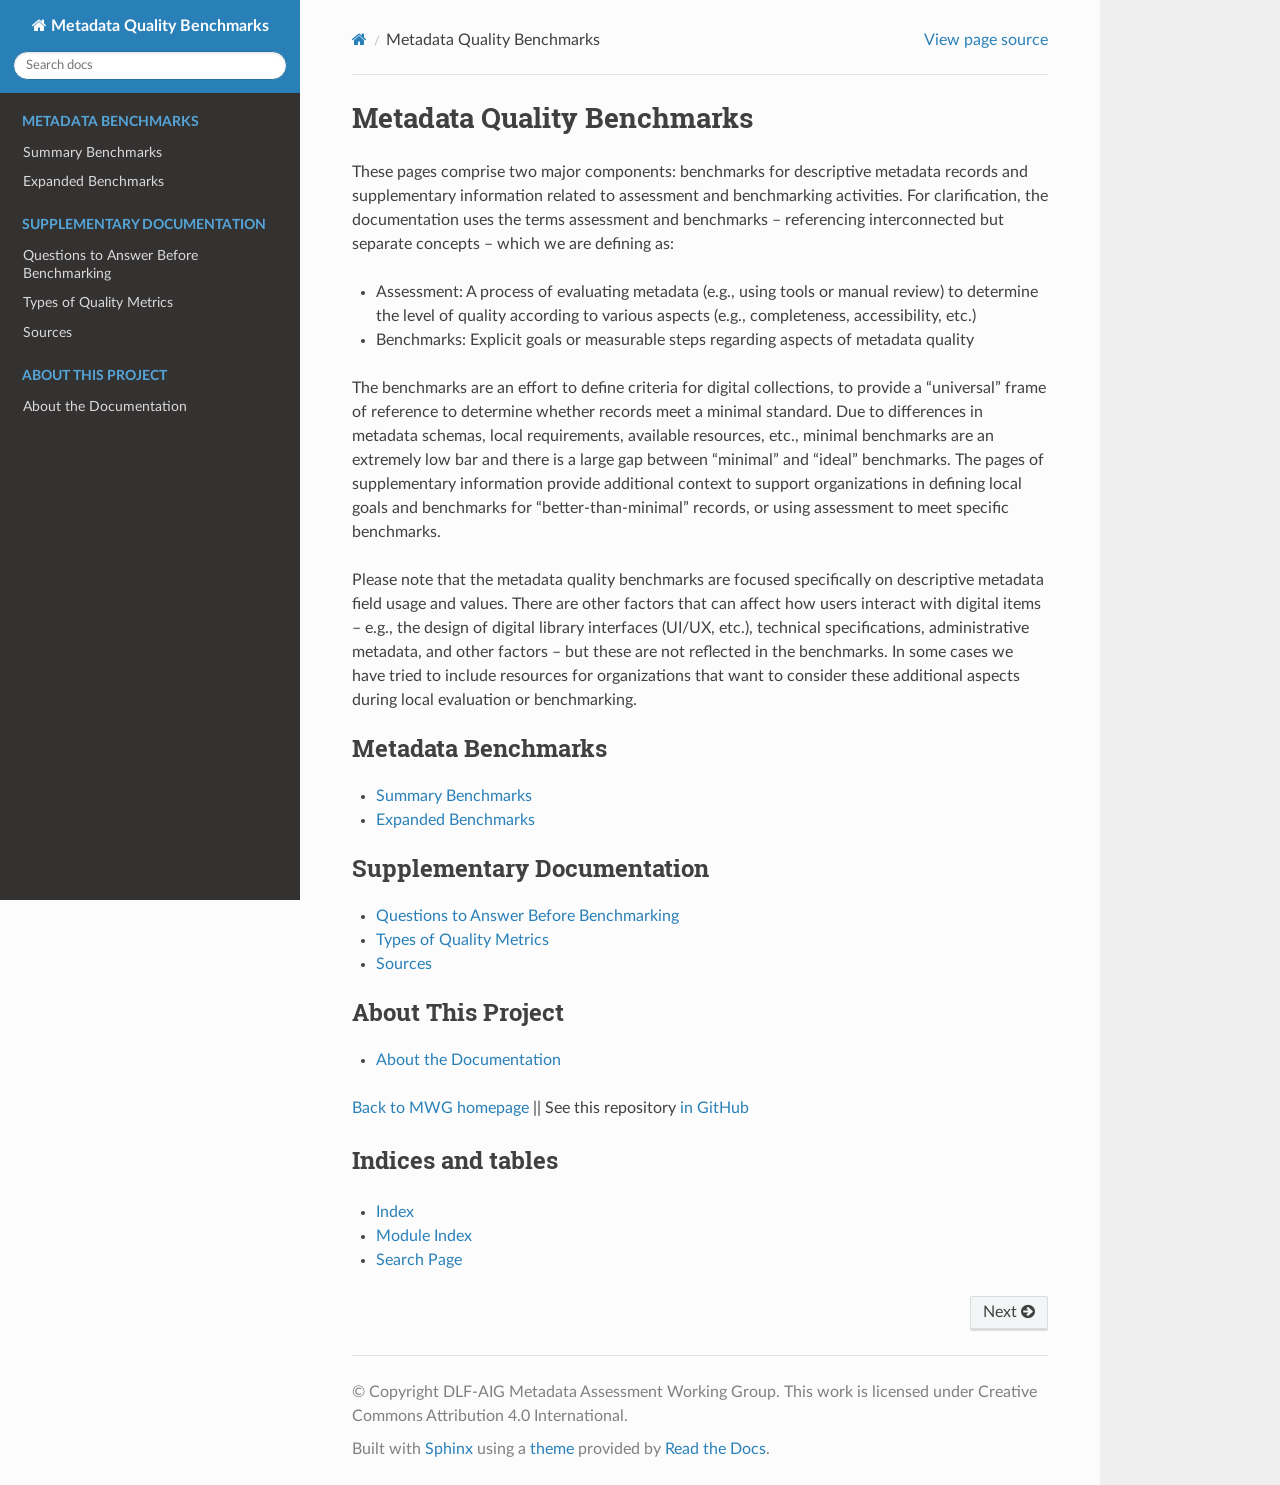
<file: index.html>
<!DOCTYPE html>
<html class="writer-html5" lang="en" data-content_root="./">
<head>
  <meta charset="utf-8" /><meta name="viewport" content="width=device-width, initial-scale=1" />

  <meta name="viewport" content="width=device-width, initial-scale=1.0" />
  <title>Metadata Quality Benchmarks &mdash; Metadata Quality Benchmarks 0.1 documentation</title>
      <link rel="stylesheet" type="text/css" href="_static/pygments.css?v=80d5e7a1" />
      <link rel="stylesheet" type="text/css" href="_static/css/theme.css?v=e59714d7" />
      <link rel="stylesheet" type="text/css" href="_static/css/custom.css?v=e2848512" />

  
      <script src="_static/jquery.js?v=5d32c60e"></script>
      <script src="_static/_sphinx_javascript_frameworks_compat.js?v=2cd50e6c"></script>
      <script src="_static/documentation_options.js?v=2709fde1"></script>
      <script src="_static/doctools.js?v=fd6eb6e6"></script>
      <script src="_static/sphinx_highlight.js?v=6ffebe34"></script>
    <script src="_static/js/theme.js"></script>
    <link rel="author" title="About these documents" href="about.html" />
    <link rel="index" title="Index" href="genindex.html" />
    <link rel="search" title="Search" href="search.html" />
    <link rel="next" title="Summary Benchmarks" href="benchmarks-summary.html" /> 
</head>

<body class="wy-body-for-nav"> 
  <div class="wy-grid-for-nav">
    <nav data-toggle="wy-nav-shift" class="wy-nav-side">
      <div class="wy-side-scroll">
        <div class="wy-side-nav-search" >

          
          
          <a href="#" class="icon icon-home">
            Metadata Quality Benchmarks
          </a>
<div role="search">
  <form id="rtd-search-form" class="wy-form" action="search.html" method="get">
    <input type="text" name="q" placeholder="Search docs" aria-label="Search docs" />
    <input type="hidden" name="check_keywords" value="yes" />
    <input type="hidden" name="area" value="default" />
  </form>
</div>
        </div><div class="wy-menu wy-menu-vertical" data-spy="affix" role="navigation" aria-label="Navigation menu">
              <p class="caption" role="heading"><span class="caption-text">Metadata Benchmarks</span></p>
<ul>
<li class="toctree-l1"><a class="reference internal" href="benchmarks-summary.html">Summary Benchmarks</a></li>
<li class="toctree-l1"><a class="reference internal" href="benchmarks-full.html">Expanded Benchmarks</a></li>
</ul>
<p class="caption" role="heading"><span class="caption-text">Supplementary Documentation</span></p>
<ul>
<li class="toctree-l1"><a class="reference internal" href="starting-questions.html">Questions to Answer Before Benchmarking</a></li>
<li class="toctree-l1"><a class="reference internal" href="quality-metrics.html">Types of Quality Metrics</a></li>
<li class="toctree-l1"><a class="reference internal" href="citations.html">Sources</a></li>
</ul>
<p class="caption" role="heading"><span class="caption-text">About This Project</span></p>
<ul>
<li class="toctree-l1"><a class="reference internal" href="about.html">About the Documentation</a></li>
</ul>

        </div>
      </div>
    </nav>

    <section data-toggle="wy-nav-shift" class="wy-nav-content-wrap"><nav class="wy-nav-top" aria-label="Mobile navigation menu" >
          <i data-toggle="wy-nav-top" class="fa fa-bars"></i>
          <a href="#">Metadata Quality Benchmarks</a>
      </nav>

      <div class="wy-nav-content">
        <div class="rst-content">
          <div role="navigation" aria-label="Page navigation">
  <ul class="wy-breadcrumbs">
      <li><a href="#" class="icon icon-home" aria-label="Home"></a></li>
      <li class="breadcrumb-item active">Metadata Quality Benchmarks</li>
      <li class="wy-breadcrumbs-aside">
            <a href="_sources/index.rst.txt" rel="nofollow"> View page source</a>
      </li>
  </ul>
  <hr/>
</div>
          <div role="main" class="document" itemscope="itemscope" itemtype="http://schema.org/Article">
           <div itemprop="articleBody">
             
  <section id="metadata-quality-benchmarks">
<h1>Metadata Quality Benchmarks<a class="headerlink" href="#metadata-quality-benchmarks" title="Link to this heading"></a></h1>
<p>These pages comprise two major components: benchmarks for descriptive metadata records and supplementary information related to assessment and benchmarking activities.
For clarification, the documentation uses the terms assessment and benchmarks – referencing interconnected but separate concepts – which we are defining as:</p>
<ul class="simple">
<li><p>Assessment: A process of evaluating metadata (e.g., using tools or manual review) to determine the level of quality according to various aspects
(e.g., completeness, accessibility, etc.)</p></li>
<li><p>Benchmarks: Explicit goals or measurable steps regarding aspects of metadata quality</p></li>
</ul>
<p>The benchmarks are an effort to define criteria for digital collections, to provide a “universal” frame of reference to determine whether records meet a minimal standard.  Due to differences in metadata schemas, local requirements, available resources, etc., minimal benchmarks are an extremely low bar and there is a large gap between “minimal” and “ideal” benchmarks.  The pages of supplementary information provide additional context to support organizations in defining local goals and benchmarks for “better-than-minimal” records, or using assessment to meet specific benchmarks.</p>
<p>Please note that the metadata quality benchmarks are focused specifically on descriptive metadata field usage and values.  There are other factors that can affect how users interact with digital items – e.g., the design of digital library interfaces (UI/UX, etc.), technical specifications, administrative metadata, and other factors – but these are not reflected in the benchmarks.  In some cases we have tried to include resources for organizations that want to consider these additional aspects during local evaluation or benchmarking.</p>
<div class="toctree-wrapper compound">
<p class="caption" role="heading"><span class="caption-text">Metadata Benchmarks</span></p>
<ul>
<li class="toctree-l1"><a class="reference internal" href="benchmarks-summary.html">Summary Benchmarks</a></li>
<li class="toctree-l1"><a class="reference internal" href="benchmarks-full.html">Expanded Benchmarks</a></li>
</ul>
</div>
<div class="toctree-wrapper compound">
<p class="caption" role="heading"><span class="caption-text">Supplementary Documentation</span></p>
<ul>
<li class="toctree-l1"><a class="reference internal" href="starting-questions.html">Questions to Answer Before Benchmarking</a></li>
<li class="toctree-l1"><a class="reference internal" href="quality-metrics.html">Types of Quality Metrics</a></li>
<li class="toctree-l1"><a class="reference internal" href="citations.html">Sources</a></li>
</ul>
</div>
<div class="toctree-wrapper compound">
<p class="caption" role="heading"><span class="caption-text">About This Project</span></p>
<ul>
<li class="toctree-l1"><a class="reference internal" href="about.html">About the Documentation</a></li>
</ul>
</div>
<p><a class="reference external" href="https://dlfmetadataassessment.github.io/">Back to MWG homepage</a>  ||  See this repository <a class="reference external" href="https://github.com/DLFMetadataAssessment/MetadataQualityBenchmarks/">in GitHub</a></p>
<section id="indices-and-tables">
<h2>Indices and tables<a class="headerlink" href="#indices-and-tables" title="Link to this heading"></a></h2>
<ul class="simple">
<li><p><a class="reference internal" href="genindex.html"><span class="std std-ref">Index</span></a></p></li>
<li><p><a class="reference internal" href="py-modindex.html"><span class="std std-ref">Module Index</span></a></p></li>
<li><p><a class="reference internal" href="search.html"><span class="std std-ref">Search Page</span></a></p></li>
</ul>
</section>
</section>


           </div>
          </div>
          <footer><div class="rst-footer-buttons" role="navigation" aria-label="Footer">
        <a href="benchmarks-summary.html" class="btn btn-neutral float-right" title="Summary Benchmarks" accesskey="n" rel="next">Next <span class="fa fa-arrow-circle-right" aria-hidden="true"></span></a>
    </div>

  <hr/>

  <div role="contentinfo">
    <p>&#169; Copyright DLF-AIG Metadata Assessment Working Group.  This work is licensed under Creative Commons Attribution 4.0 International.</p>
  </div>

  Built with <a href="https://www.sphinx-doc.org/">Sphinx</a> using a
    <a href="https://github.com/readthedocs/sphinx_rtd_theme">theme</a>
    provided by <a href="https://readthedocs.org">Read the Docs</a>.
   

</footer>
        </div>
      </div>
    </section>
  </div>
  <script>
      jQuery(function () {
          SphinxRtdTheme.Navigation.enable(true);
      });
  </script> 

</body>
</html>
</file>
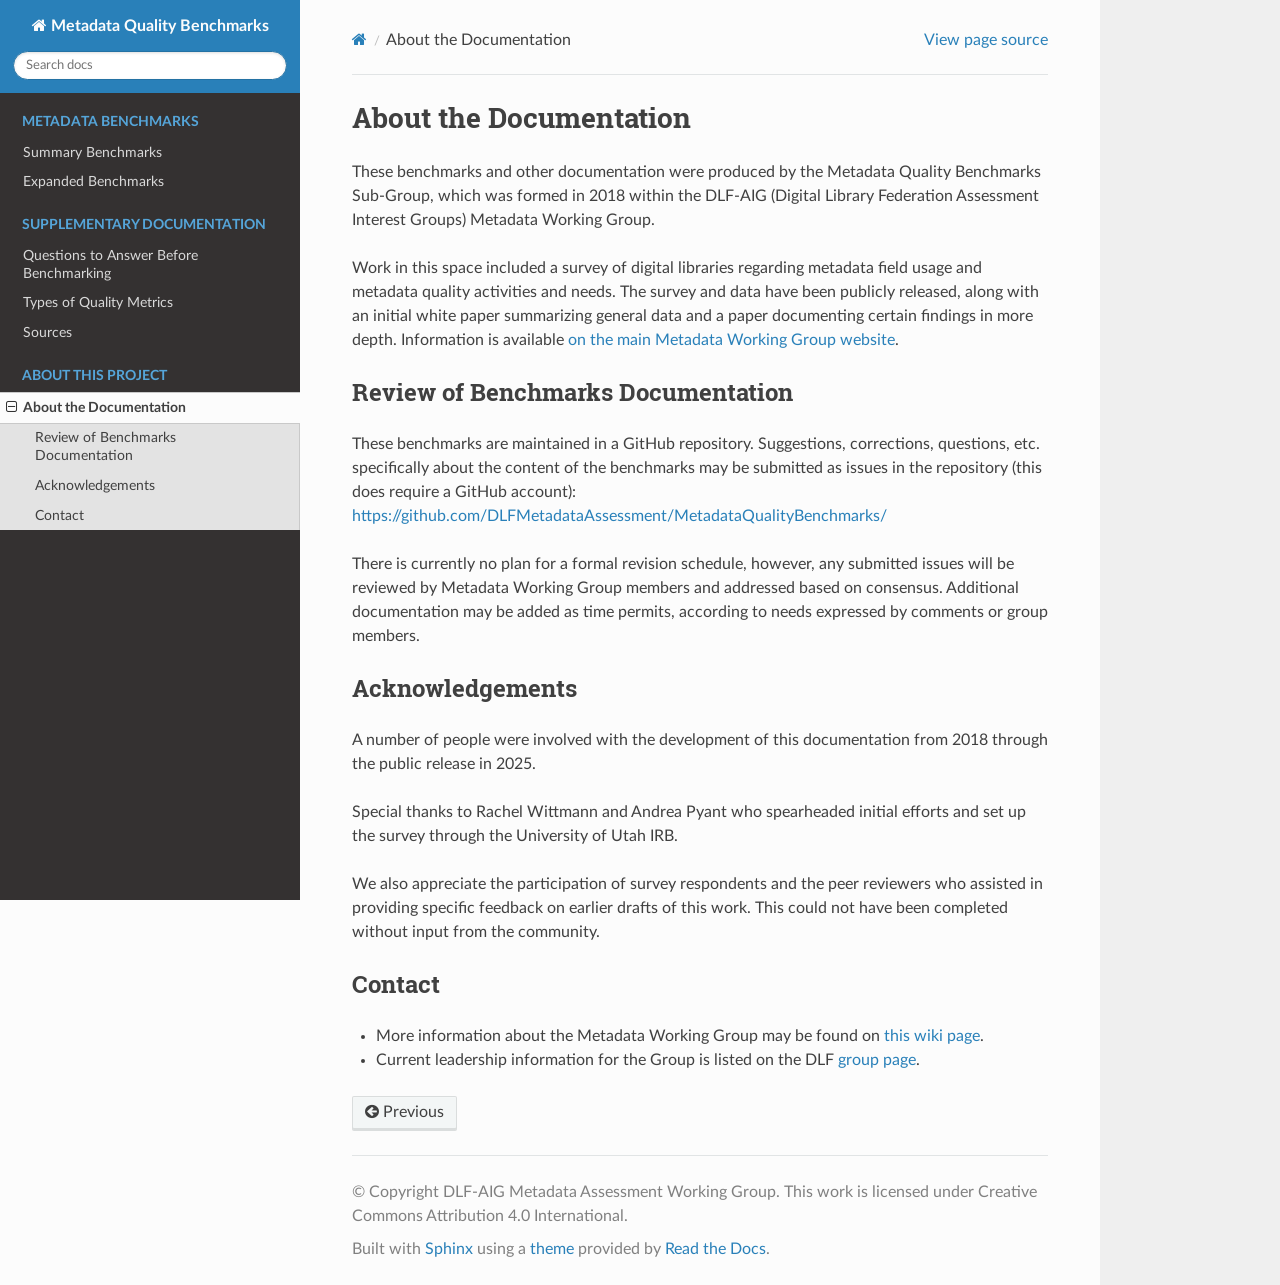
<file: about.html>
<!DOCTYPE html>
<html class="writer-html5" lang="en" data-content_root="./">
<head>
  <meta charset="utf-8" /><meta name="viewport" content="width=device-width, initial-scale=1" />

  <meta name="viewport" content="width=device-width, initial-scale=1.0" />
  <title>About the Documentation &mdash; Metadata Quality Benchmarks 0.1 documentation</title>
      <link rel="stylesheet" type="text/css" href="_static/pygments.css?v=80d5e7a1" />
      <link rel="stylesheet" type="text/css" href="_static/css/theme.css?v=e59714d7" />
      <link rel="stylesheet" type="text/css" href="_static/css/custom.css?v=e2848512" />

  
      <script src="_static/jquery.js?v=5d32c60e"></script>
      <script src="_static/_sphinx_javascript_frameworks_compat.js?v=2cd50e6c"></script>
      <script src="_static/documentation_options.js?v=2709fde1"></script>
      <script src="_static/doctools.js?v=fd6eb6e6"></script>
      <script src="_static/sphinx_highlight.js?v=6ffebe34"></script>
    <script src="_static/js/theme.js"></script>
    <link rel="author" title="About these documents" href="#" />
    <link rel="index" title="Index" href="genindex.html" />
    <link rel="search" title="Search" href="search.html" />
    <link rel="prev" title="Sources" href="citations.html" /> 
</head>

<body class="wy-body-for-nav"> 
  <div class="wy-grid-for-nav">
    <nav data-toggle="wy-nav-shift" class="wy-nav-side">
      <div class="wy-side-scroll">
        <div class="wy-side-nav-search" >

          
          
          <a href="index.html" class="icon icon-home">
            Metadata Quality Benchmarks
          </a>
<div role="search">
  <form id="rtd-search-form" class="wy-form" action="search.html" method="get">
    <input type="text" name="q" placeholder="Search docs" aria-label="Search docs" />
    <input type="hidden" name="check_keywords" value="yes" />
    <input type="hidden" name="area" value="default" />
  </form>
</div>
        </div><div class="wy-menu wy-menu-vertical" data-spy="affix" role="navigation" aria-label="Navigation menu">
              <p class="caption" role="heading"><span class="caption-text">Metadata Benchmarks</span></p>
<ul>
<li class="toctree-l1"><a class="reference internal" href="benchmarks-summary.html">Summary Benchmarks</a></li>
<li class="toctree-l1"><a class="reference internal" href="benchmarks-full.html">Expanded Benchmarks</a></li>
</ul>
<p class="caption" role="heading"><span class="caption-text">Supplementary Documentation</span></p>
<ul>
<li class="toctree-l1"><a class="reference internal" href="starting-questions.html">Questions to Answer Before Benchmarking</a></li>
<li class="toctree-l1"><a class="reference internal" href="quality-metrics.html">Types of Quality Metrics</a></li>
<li class="toctree-l1"><a class="reference internal" href="citations.html">Sources</a></li>
</ul>
<p class="caption" role="heading"><span class="caption-text">About This Project</span></p>
<ul class="current">
<li class="toctree-l1 current"><a class="current reference internal" href="#">About the Documentation</a><ul>
<li class="toctree-l2"><a class="reference internal" href="#review-of-benchmarks-documentation">Review of Benchmarks Documentation</a></li>
<li class="toctree-l2"><a class="reference internal" href="#acknowledgements">Acknowledgements</a></li>
<li class="toctree-l2"><a class="reference internal" href="#contact">Contact</a></li>
</ul>
</li>
</ul>

        </div>
      </div>
    </nav>

    <section data-toggle="wy-nav-shift" class="wy-nav-content-wrap"><nav class="wy-nav-top" aria-label="Mobile navigation menu" >
          <i data-toggle="wy-nav-top" class="fa fa-bars"></i>
          <a href="index.html">Metadata Quality Benchmarks</a>
      </nav>

      <div class="wy-nav-content">
        <div class="rst-content">
          <div role="navigation" aria-label="Page navigation">
  <ul class="wy-breadcrumbs">
      <li><a href="index.html" class="icon icon-home" aria-label="Home"></a></li>
      <li class="breadcrumb-item active">About the Documentation</li>
      <li class="wy-breadcrumbs-aside">
            <a href="_sources/about.rst.txt" rel="nofollow"> View page source</a>
      </li>
  </ul>
  <hr/>
</div>
          <div role="main" class="document" itemscope="itemscope" itemtype="http://schema.org/Article">
           <div itemprop="articleBody">
             
  <section id="about-the-documentation">
<h1>About the Documentation<a class="headerlink" href="#about-the-documentation" title="Link to this heading"></a></h1>
<p>These benchmarks and other documentation were produced by the Metadata Quality
Benchmarks Sub-Group, which was formed in 2018 within the DLF-AIG (Digital Library Federation
Assessment Interest Groups) Metadata Working Group.</p>
<p>Work in this space included a survey of digital libraries regarding metadata field
usage and metadata quality activities and needs.  The survey and data have been
publicly released, along with an initial white paper summarizing general data and a
paper documenting certain findings in more depth.  Information is available <a class="reference external" href="https://dlfmetadataassessment.github.io/projects/benchmarks/">on the
main Metadata Working Group website</a>.</p>
<section id="review-of-benchmarks-documentation">
<h2>Review of Benchmarks Documentation<a class="headerlink" href="#review-of-benchmarks-documentation" title="Link to this heading"></a></h2>
<p>These benchmarks are maintained in a GitHub repository.  Suggestions, corrections,
questions, etc. specifically about the content of the benchmarks may be submitted
as issues in the repository (this does require a GitHub account): <a class="reference external" href="https://github.com/DLFMetadataAssessment/MetadataQualityBenchmarks/">https://github.com/DLFMetadataAssessment/MetadataQualityBenchmarks/</a></p>
<p>There is currently no plan for a formal revision schedule, however, any submitted
issues will be reviewed by Metadata Working Group members and addressed based on
consensus.  Additional documentation may be added as time permits, according to
needs expressed by comments or group members.</p>
</section>
<section id="acknowledgements">
<h2>Acknowledgements<a class="headerlink" href="#acknowledgements" title="Link to this heading"></a></h2>
<p>A number of people were involved with the development of this documentation from 2018
through the public release in 2025.</p>
<p>Special thanks to Rachel Wittmann and Andrea Pyant who spearheaded initial efforts and
set up the survey through the University of Utah IRB.</p>
<p>We also appreciate the participation of survey respondents and the peer reviewers
who assisted in providing specific feedback on earlier drafts of this work.  This
could not have been completed without input from the community.</p>
</section>
<section id="contact">
<h2>Contact<a class="headerlink" href="#contact" title="Link to this heading"></a></h2>
<ul class="simple">
<li><p>More information about the Metadata Working Group may be found on <a class="reference external" href="https://wiki.diglib.org/Assessment:Metadata">this wiki page</a>.</p></li>
<li><p>Current leadership information for the Group is listed on the DLF <a class="reference external" href="https://www.diglib.org/groups/assessment-interest-group/">group page</a>.</p></li>
</ul>
</section>
</section>


           </div>
          </div>
          <footer><div class="rst-footer-buttons" role="navigation" aria-label="Footer">
        <a href="citations.html" class="btn btn-neutral float-left" title="Sources" accesskey="p" rel="prev"><span class="fa fa-arrow-circle-left" aria-hidden="true"></span> Previous</a>
    </div>

  <hr/>

  <div role="contentinfo">
    <p>&#169; Copyright DLF-AIG Metadata Assessment Working Group.  This work is licensed under Creative Commons Attribution 4.0 International.</p>
  </div>

  Built with <a href="https://www.sphinx-doc.org/">Sphinx</a> using a
    <a href="https://github.com/readthedocs/sphinx_rtd_theme">theme</a>
    provided by <a href="https://readthedocs.org">Read the Docs</a>.
   

</footer>
        </div>
      </div>
    </section>
  </div>
  <script>
      jQuery(function () {
          SphinxRtdTheme.Navigation.enable(true);
      });
  </script> 

</body>
</html>
</file>
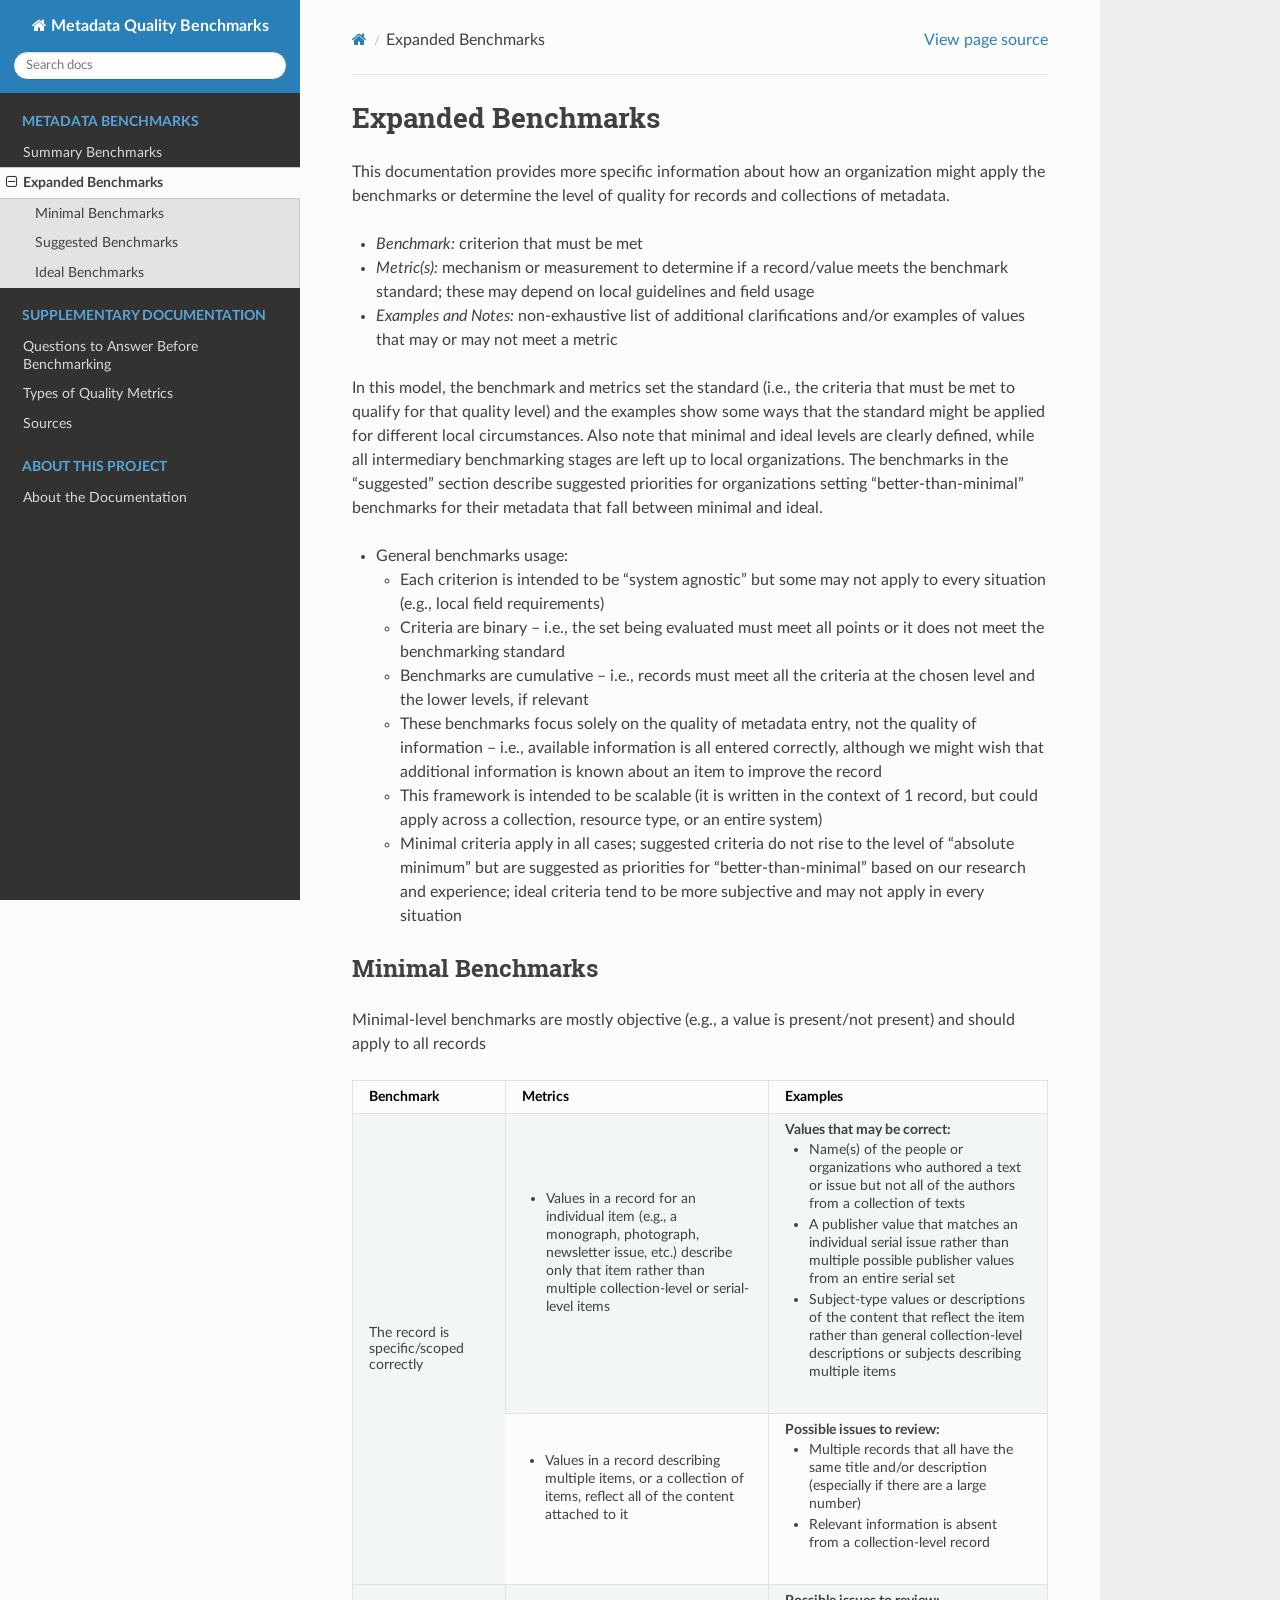
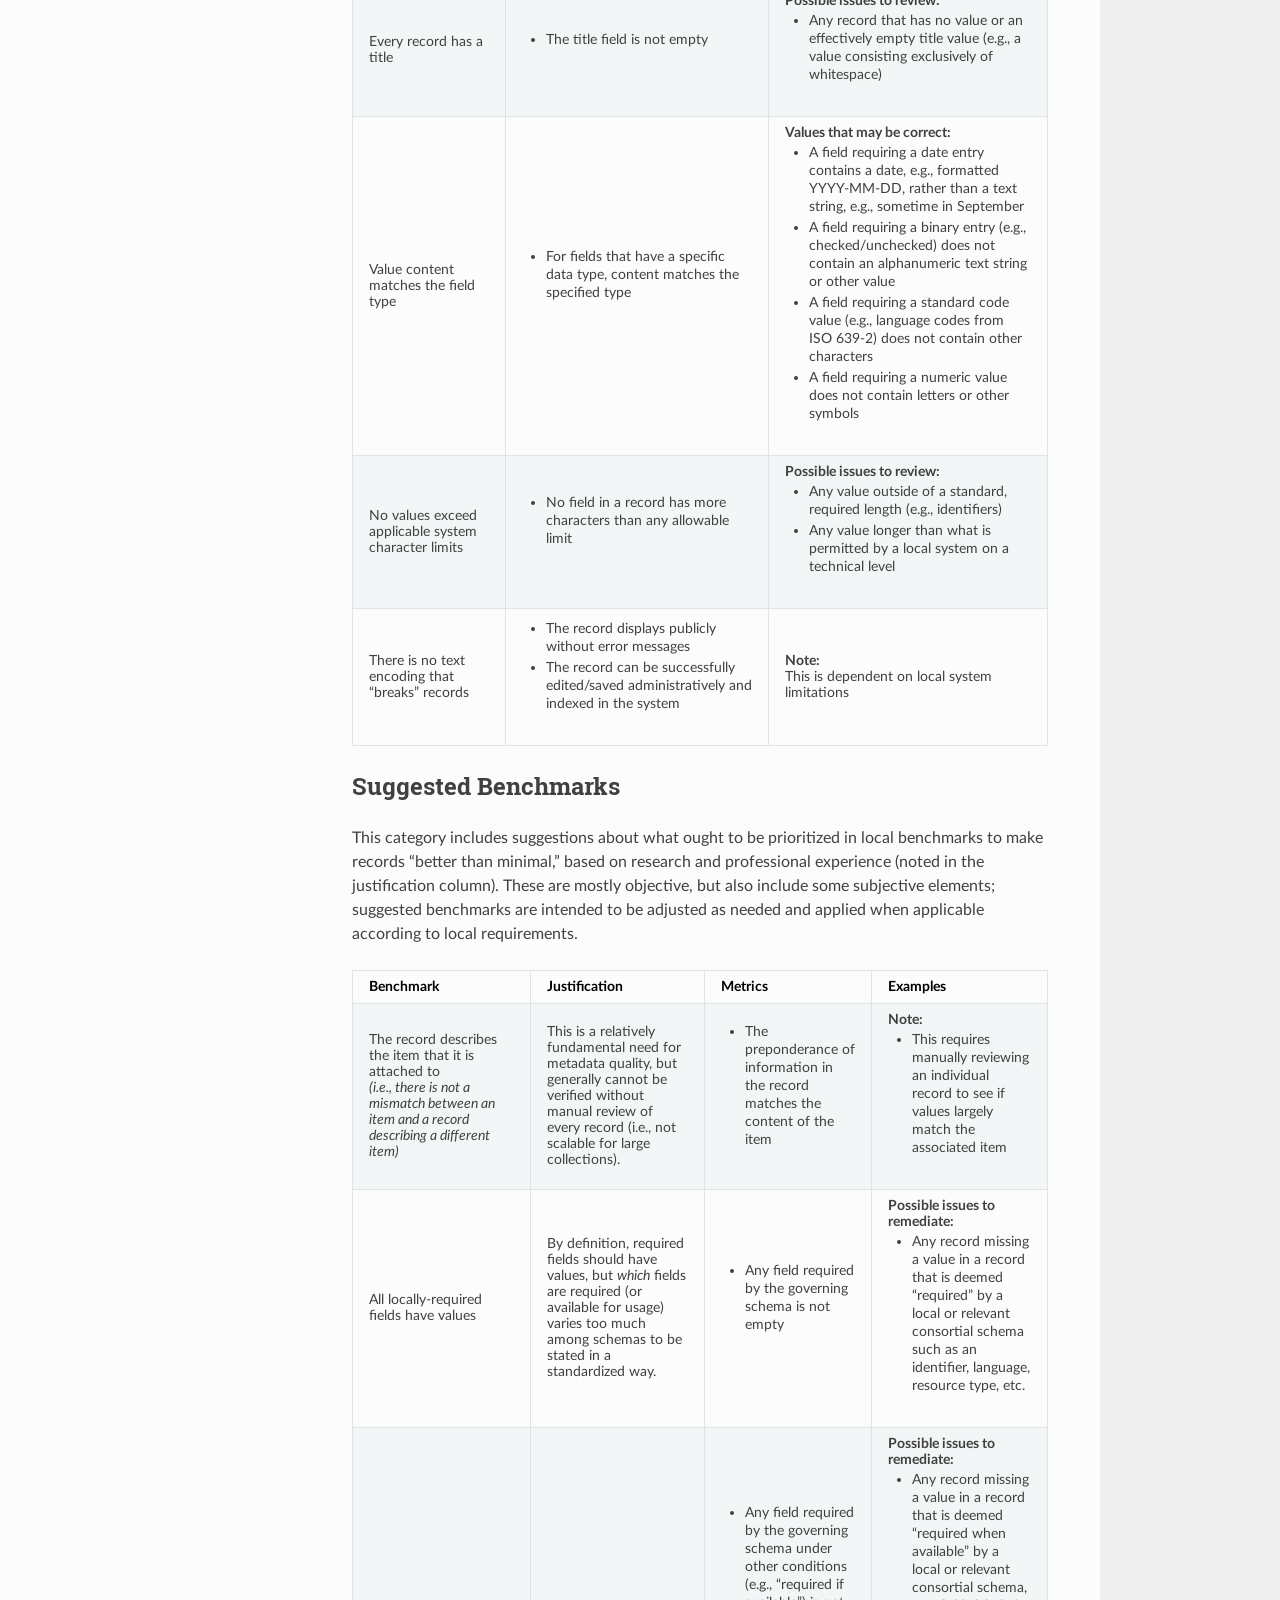
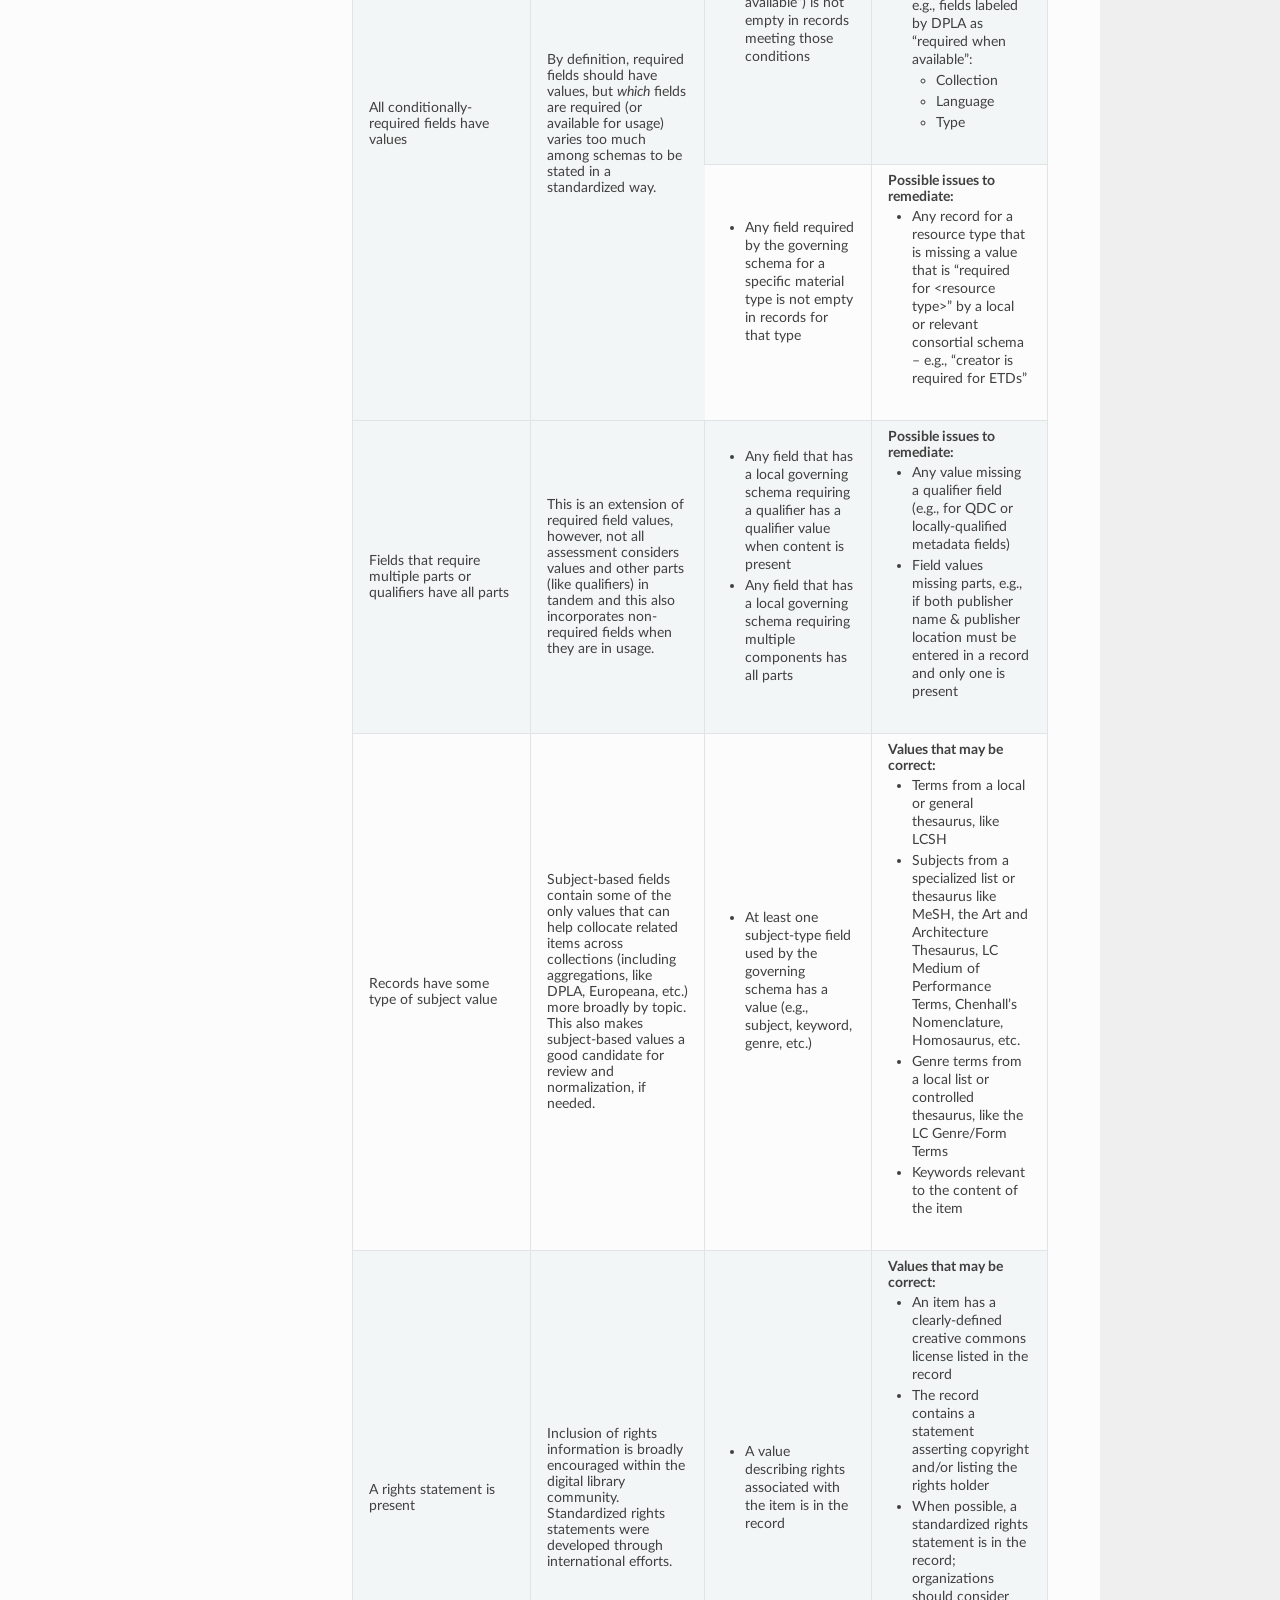
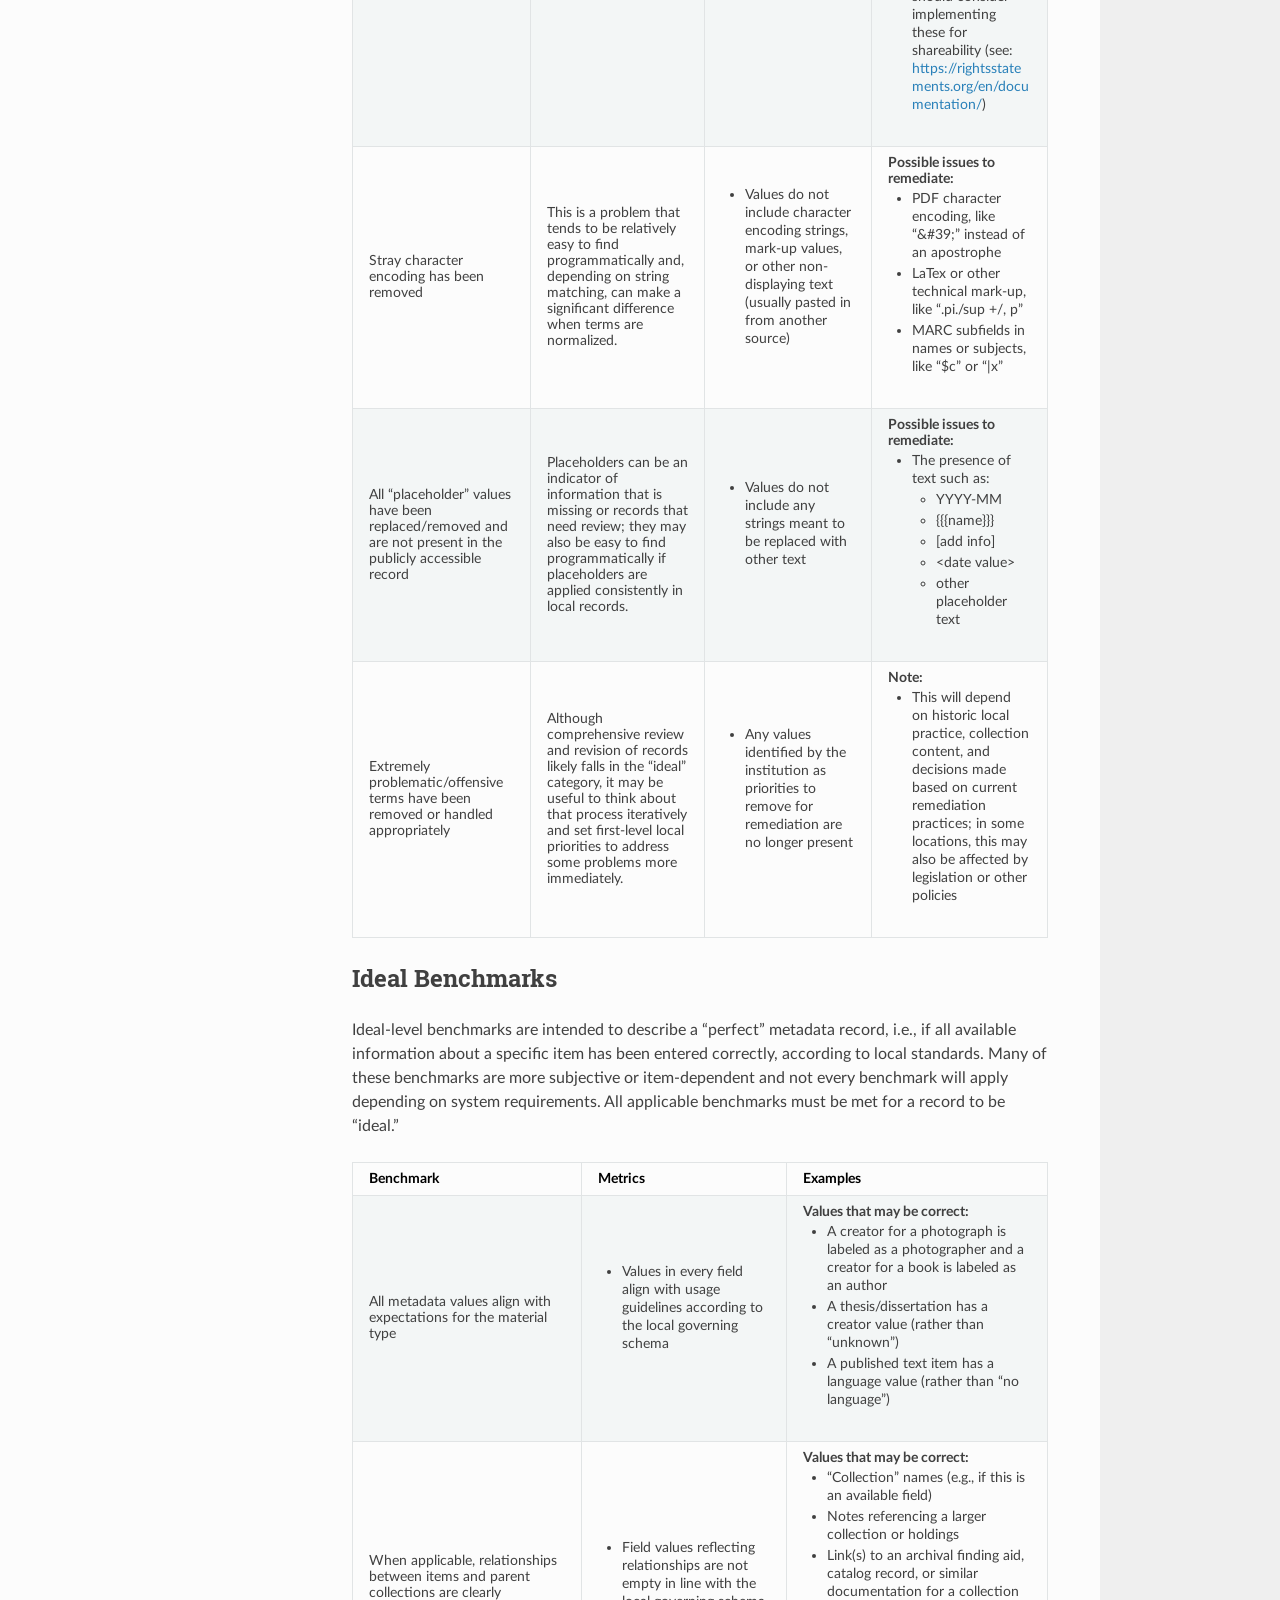
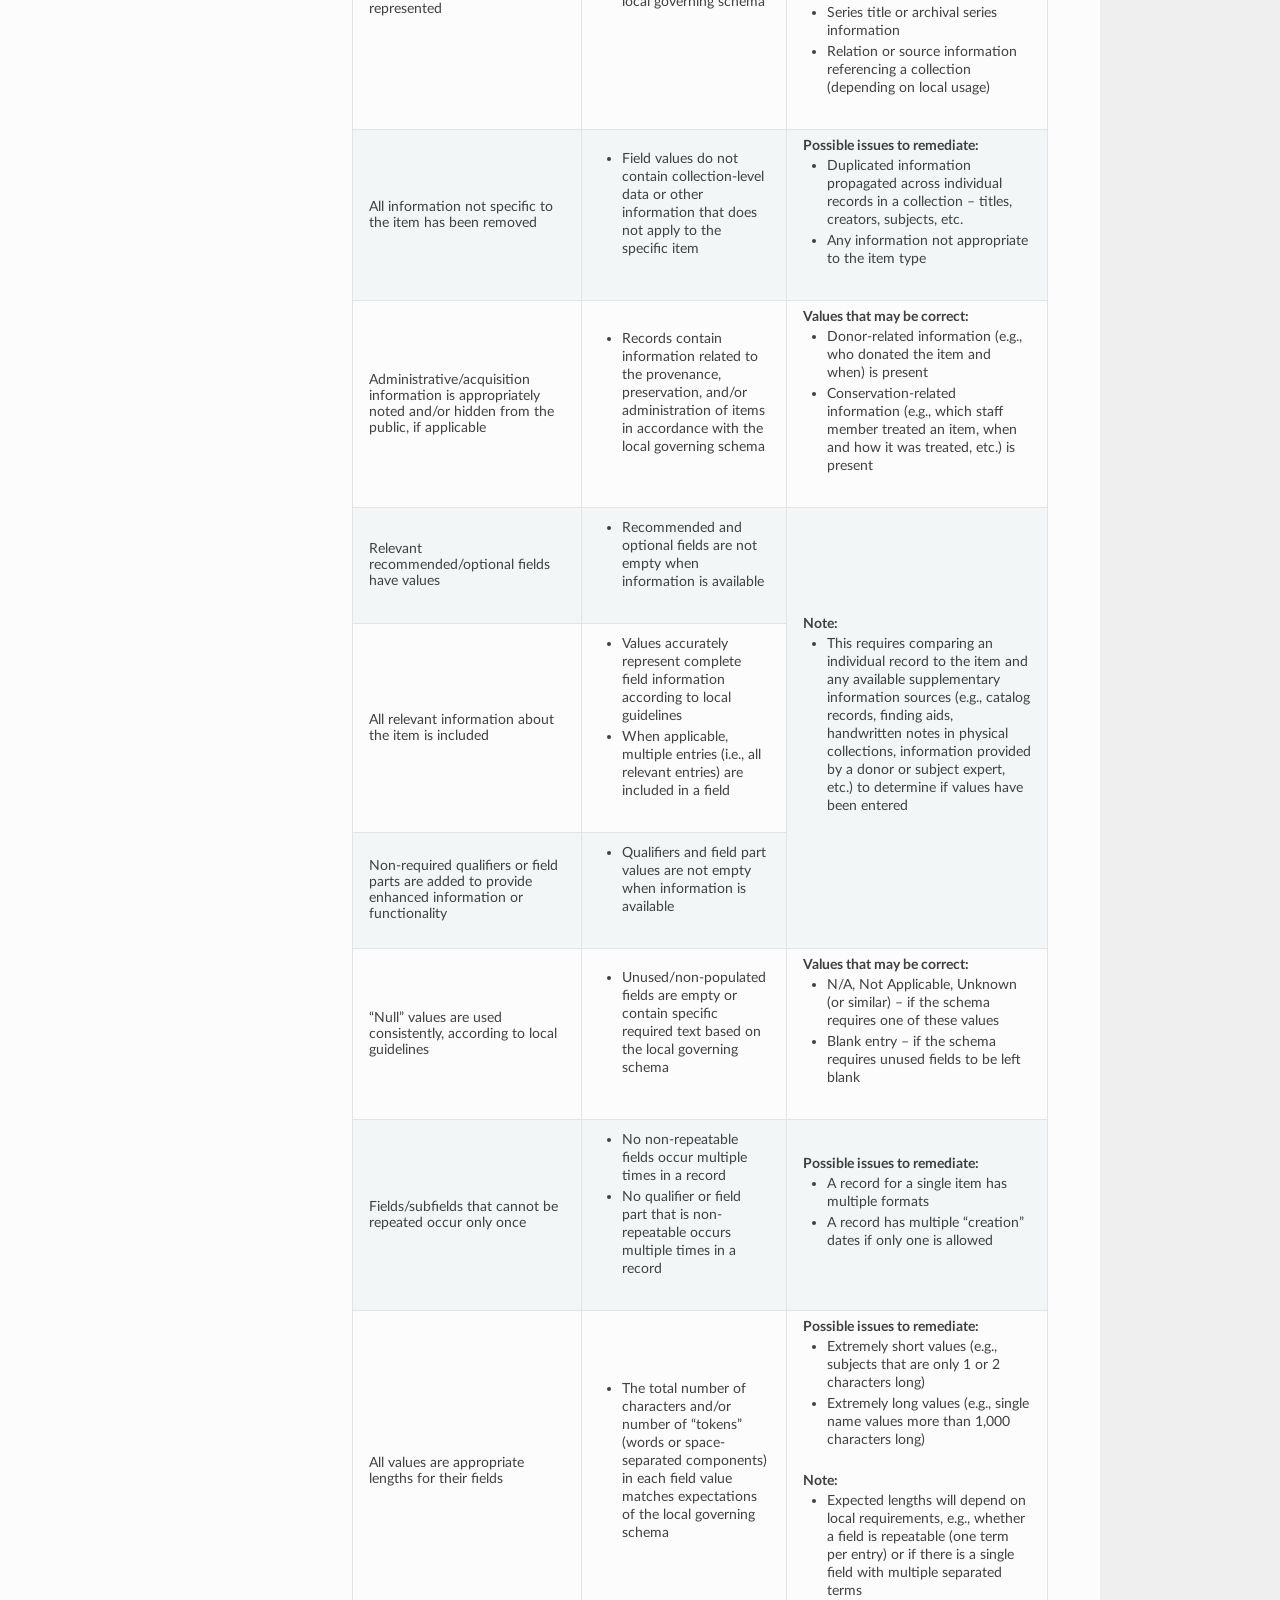
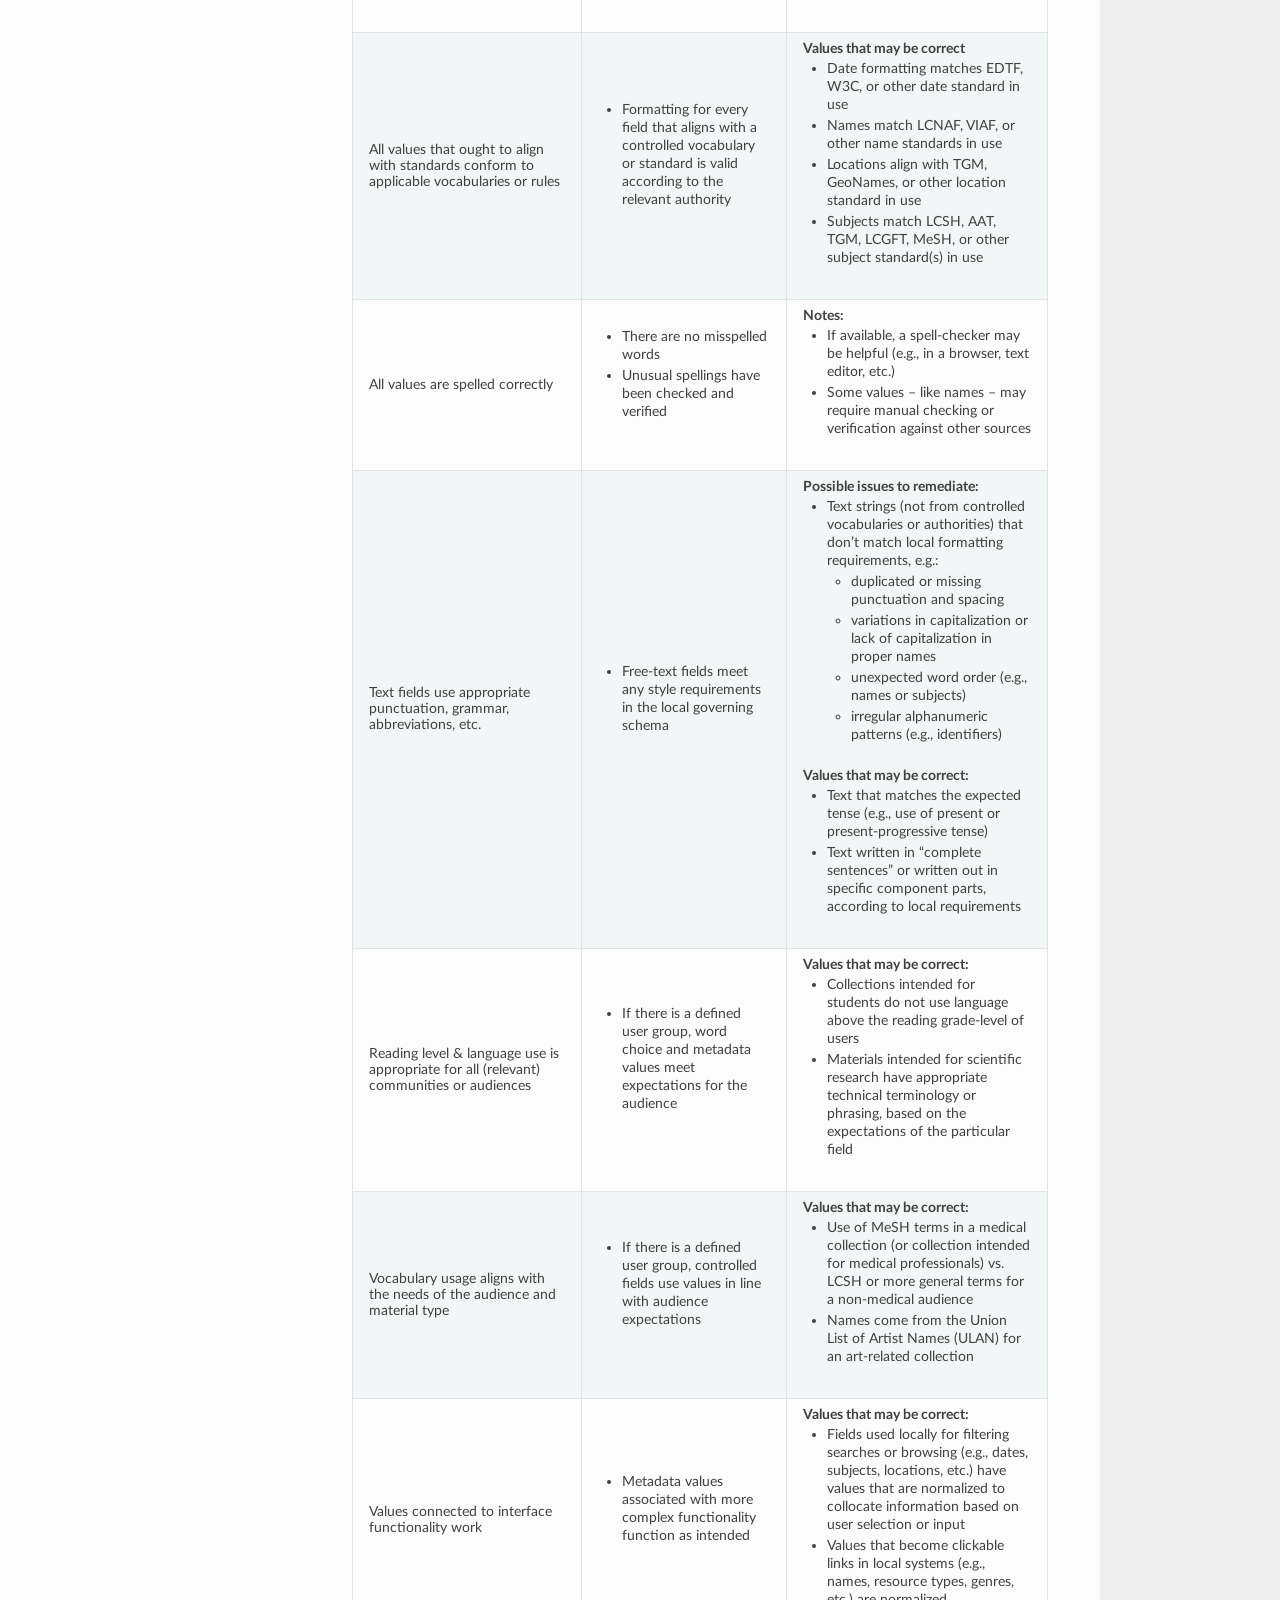
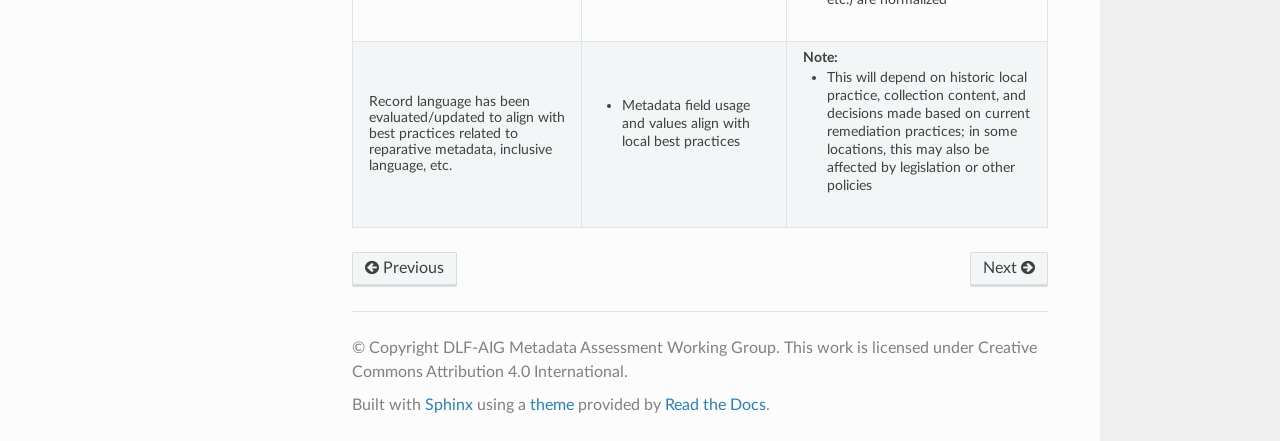
<file: benchmarks-full.html>
<!DOCTYPE html>
<html class="writer-html5" lang="en" data-content_root="./">
<head>
  <meta charset="utf-8" /><meta name="viewport" content="width=device-width, initial-scale=1" />

  <meta name="viewport" content="width=device-width, initial-scale=1.0" />
  <title>Expanded Benchmarks &mdash; Metadata Quality Benchmarks 0.1 documentation</title>
      <link rel="stylesheet" type="text/css" href="_static/pygments.css?v=80d5e7a1" />
      <link rel="stylesheet" type="text/css" href="_static/css/theme.css?v=e59714d7" />
      <link rel="stylesheet" type="text/css" href="_static/css/custom.css?v=e2848512" />

  
      <script src="_static/jquery.js?v=5d32c60e"></script>
      <script src="_static/_sphinx_javascript_frameworks_compat.js?v=2cd50e6c"></script>
      <script src="_static/documentation_options.js?v=2709fde1"></script>
      <script src="_static/doctools.js?v=fd6eb6e6"></script>
      <script src="_static/sphinx_highlight.js?v=6ffebe34"></script>
    <script src="_static/js/theme.js"></script>
    <link rel="author" title="About these documents" href="about.html" />
    <link rel="index" title="Index" href="genindex.html" />
    <link rel="search" title="Search" href="search.html" />
    <link rel="next" title="Questions to Answer Before Benchmarking" href="starting-questions.html" />
    <link rel="prev" title="Summary Benchmarks" href="benchmarks-summary.html" /> 
</head>

<body class="wy-body-for-nav"> 
  <div class="wy-grid-for-nav">
    <nav data-toggle="wy-nav-shift" class="wy-nav-side">
      <div class="wy-side-scroll">
        <div class="wy-side-nav-search" >

          
          
          <a href="index.html" class="icon icon-home">
            Metadata Quality Benchmarks
          </a>
<div role="search">
  <form id="rtd-search-form" class="wy-form" action="search.html" method="get">
    <input type="text" name="q" placeholder="Search docs" aria-label="Search docs" />
    <input type="hidden" name="check_keywords" value="yes" />
    <input type="hidden" name="area" value="default" />
  </form>
</div>
        </div><div class="wy-menu wy-menu-vertical" data-spy="affix" role="navigation" aria-label="Navigation menu">
              <p class="caption" role="heading"><span class="caption-text">Metadata Benchmarks</span></p>
<ul class="current">
<li class="toctree-l1"><a class="reference internal" href="benchmarks-summary.html">Summary Benchmarks</a></li>
<li class="toctree-l1 current"><a class="current reference internal" href="#">Expanded Benchmarks</a><ul>
<li class="toctree-l2"><a class="reference internal" href="#minimal-benchmarks">Minimal Benchmarks</a></li>
<li class="toctree-l2"><a class="reference internal" href="#suggested-benchmarks">Suggested Benchmarks</a></li>
<li class="toctree-l2"><a class="reference internal" href="#ideal-benchmarks">Ideal Benchmarks</a></li>
</ul>
</li>
</ul>
<p class="caption" role="heading"><span class="caption-text">Supplementary Documentation</span></p>
<ul>
<li class="toctree-l1"><a class="reference internal" href="starting-questions.html">Questions to Answer Before Benchmarking</a></li>
<li class="toctree-l1"><a class="reference internal" href="quality-metrics.html">Types of Quality Metrics</a></li>
<li class="toctree-l1"><a class="reference internal" href="citations.html">Sources</a></li>
</ul>
<p class="caption" role="heading"><span class="caption-text">About This Project</span></p>
<ul>
<li class="toctree-l1"><a class="reference internal" href="about.html">About the Documentation</a></li>
</ul>

        </div>
      </div>
    </nav>

    <section data-toggle="wy-nav-shift" class="wy-nav-content-wrap"><nav class="wy-nav-top" aria-label="Mobile navigation menu" >
          <i data-toggle="wy-nav-top" class="fa fa-bars"></i>
          <a href="index.html">Metadata Quality Benchmarks</a>
      </nav>

      <div class="wy-nav-content">
        <div class="rst-content">
          <div role="navigation" aria-label="Page navigation">
  <ul class="wy-breadcrumbs">
      <li><a href="index.html" class="icon icon-home" aria-label="Home"></a></li>
      <li class="breadcrumb-item active">Expanded Benchmarks</li>
      <li class="wy-breadcrumbs-aside">
            <a href="_sources/benchmarks-full.rst.txt" rel="nofollow"> View page source</a>
      </li>
  </ul>
  <hr/>
</div>
          <div role="main" class="document" itemscope="itemscope" itemtype="http://schema.org/Article">
           <div itemprop="articleBody">
             
  <section id="expanded-benchmarks">
<h1>Expanded Benchmarks<a class="headerlink" href="#expanded-benchmarks" title="Link to this heading"></a></h1>
<p>This documentation provides more specific information about how an organization might apply the benchmarks or determine the level of quality for records and collections of metadata.</p>
<ul class="simple">
<li><p><em>Benchmark:</em> criterion that must be met</p></li>
<li><p><em>Metric(s):</em> mechanism or measurement to determine if a record/value meets the benchmark standard; these may depend on local guidelines and field usage</p></li>
<li><p><em>Examples and Notes:</em> non-exhaustive list of additional clarifications and/or examples of values that may or may not meet a metric</p></li>
</ul>
<p>In this model, the benchmark and metrics set the standard (i.e., the criteria that must be met to qualify for that quality level) and the examples show some ways that the standard might be applied for different local circumstances.  Also note that minimal and ideal levels are clearly defined, while all intermediary benchmarking stages are left up to local organizations.  The benchmarks in the “suggested” section describe suggested priorities for organizations setting “better-than-minimal” benchmarks for their metadata that fall between minimal and ideal.</p>
<ul class="simple">
<li><p>General benchmarks usage:</p>
<ul>
<li><p>Each criterion is intended to be “system agnostic” but some may not apply to
every situation (e.g., local field requirements)</p></li>
<li><p>Criteria are binary – i.e., the set being evaluated must meet all points or
it does not meet the benchmarking standard</p></li>
<li><p>Benchmarks are cumulative – i.e., records must meet all the criteria at the chosen
level and the lower levels, if relevant</p></li>
<li><p>These benchmarks focus solely on the quality of metadata entry, not the quality
of information – i.e., available information is all entered correctly, although
we might wish that additional information is known about an item to improve the record</p></li>
<li><p>This framework is intended to be scalable (it is written in the context of 1 record,
but could apply across a collection, resource type, or an entire system)</p></li>
<li><p>Minimal criteria apply in all cases; suggested criteria do not rise to the level
of “absolute minimum” but are suggested as priorities for “better-than-minimal”
based on our research and experience; ideal criteria tend to be more subjective and may not apply in every situation</p></li>
</ul>
</li>
</ul>
<section id="minimal-benchmarks">
<h2>Minimal Benchmarks<a class="headerlink" href="#minimal-benchmarks" title="Link to this heading"></a></h2>
<p>Minimal-level benchmarks are mostly objective (e.g., a value is present/not present) and should apply to all records</p>
<table class="docutils align-default">
<thead>
<tr class="row-odd"><th class="head"><p>Benchmark</p></th>
<th class="head"><p>Metrics</p></th>
<th class="head"><p>Examples</p></th>
</tr>
</thead>
<tbody>
<tr class="row-even"><td rowspan="2"><p>The record is specific/scoped correctly</p></td>
<td><ul class="simple">
<li><p>Values in a record for an individual
item (e.g., a monograph, photograph,
newsletter issue, etc.) describe
only that item rather than multiple
collection-level or serial-level
items</p></li>
</ul>
</td>
<td><p><strong>Values that may be correct:</strong></p>
<ul class="simple">
<li><p>Name(s) of the people or
organizations who authored a text or
issue but not all of the authors
from a collection of texts</p></li>
<li><p>A publisher value that matches an
individual serial issue rather than
multiple possible publisher values
from an entire serial set</p></li>
<li><p>Subject-type values or descriptions
of the content that reflect the item
rather than general collection-level
descriptions or subjects describing
multiple items</p></li>
</ul>
</td>
</tr>
<tr class="row-odd"><td><ul class="simple">
<li><p>Values in a record describing
multiple items, or a collection of
items, reflect all of the content
attached to it</p></li>
</ul>
</td>
<td><p><strong>Possible issues to review:</strong></p>
<ul class="simple">
<li><p>Multiple records that all have the
same title and/or description
(especially if there are a large
number)</p></li>
<li><p>Relevant information is absent from
a collection-level record</p></li>
</ul>
</td>
</tr>
<tr class="row-even"><td><p>Every record has a title</p></td>
<td><ul class="simple">
<li><p>The title field is not empty</p></li>
</ul>
</td>
<td><p><strong>Possible issues to review:</strong></p>
<ul class="simple">
<li><p>Any record that has no value or an
effectively empty title value (e.g.,
a value consisting exclusively of
whitespace)</p></li>
</ul>
</td>
</tr>
<tr class="row-odd"><td><p>Value content matches the field type</p></td>
<td><ul class="simple">
<li><p>For fields that have a specific data
type, content matches the specified
type</p></li>
</ul>
</td>
<td><p><strong>Values that may be correct:</strong></p>
<ul class="simple">
<li><p>A field requiring a date entry
contains a date, e.g., formatted
YYYY-MM-DD, rather than a text
string, e.g., sometime in September</p></li>
<li><p>A field requiring a binary entry
(e.g., checked/unchecked) does not
contain an alphanumeric text string
or other value</p></li>
<li><p>A field requiring a standard code
value (e.g., language codes from
ISO 639-2) does not contain other
characters</p></li>
<li><p>A field requiring a numeric value
does not contain letters or other
symbols</p></li>
</ul>
</td>
</tr>
<tr class="row-even"><td><p>No values exceed applicable system
character limits</p></td>
<td><ul class="simple">
<li><p>No field in a record has more
characters than any allowable limit</p></li>
</ul>
</td>
<td><p><strong>Possible issues to review:</strong></p>
<ul class="simple">
<li><p>Any value outside of a standard,
required length (e.g., identifiers)</p></li>
<li><p>Any value longer than what is
permitted by a local system on a
technical level</p></li>
</ul>
</td>
</tr>
<tr class="row-odd"><td><p>There is no text encoding that “breaks”
records</p></td>
<td><ul class="simple">
<li><p>The record displays publicly without
error messages</p></li>
<li><p>The record can be successfully
edited/saved administratively and
indexed in the system</p></li>
</ul>
</td>
<td><p><strong>Note:</strong></p>
<p>This is dependent on local system
limitations</p>
</td>
</tr>
</tbody>
</table>
</section>
<section id="suggested-benchmarks">
<h2>Suggested Benchmarks<a class="headerlink" href="#suggested-benchmarks" title="Link to this heading"></a></h2>
<p>This category includes suggestions about what ought to be prioritized in local benchmarks to make records “better than minimal,”
based on research and professional experience (noted in the justification column).  These are mostly objective, but also include
some subjective elements; suggested benchmarks are intended to be adjusted as needed and applied when applicable according to local requirements.</p>
<table class="docutils align-default">
<thead>
<tr class="row-odd"><th class="head"><p>Benchmark</p></th>
<th class="head"><p>Justification</p></th>
<th class="head"><p>Metrics</p></th>
<th class="head"><p>Examples</p></th>
</tr>
</thead>
<tbody>
<tr class="row-even"><td><p>The record describes the item that it is
attached to</p>
<p><em>(i.e., there is not a mismatch between an
item and a record describing a different
item)</em></p>
</td>
<td><p>This is a relatively fundamental need for
metadata quality, but generally cannot be
verified without manual review of every
record (i.e., not scalable for large
collections).</p></td>
<td><ul class="simple">
<li><p>The preponderance of information in
the record matches the content of
the item</p></li>
</ul>
</td>
<td><p><strong>Note:</strong></p>
<ul class="simple">
<li><p>This requires manually reviewing an
individual record to see if values
largely match the associated item</p></li>
</ul>
</td>
</tr>
<tr class="row-odd"><td><p>All locally-required fields have values</p></td>
<td><p>By definition, required fields should have
values, but <em>which</em> fields are required (or
available for usage) varies too much among
schemas to be stated in a standardized way.</p></td>
<td><ul class="simple">
<li><p>Any field required by the governing
schema is not empty</p></li>
</ul>
</td>
<td><p><strong>Possible issues to remediate:</strong></p>
<ul class="simple">
<li><p>Any record missing a value in a record
that is deemed “required” by a local or
relevant consortial schema such as an
identifier, language, resource type,
etc.</p></li>
</ul>
</td>
</tr>
<tr class="row-even"><td rowspan="2"><p>All conditionally-required fields have
values</p></td>
<td rowspan="2"><p>By definition, required fields should have
values, but <em>which</em> fields are required (or
available for usage) varies too much among
schemas to be stated in a standardized way.</p></td>
<td><ul class="simple">
<li><p>Any field required by the governing
schema under other conditions (e.g.,
“required if available”) is not
empty in records meeting those
conditions</p></li>
</ul>
</td>
<td><p><strong>Possible issues to remediate:</strong></p>
<ul class="simple">
<li><p>Any record missing a value in a record
that is deemed “required when available”
by a local or relevant consortial
schema, e.g., fields labeled by DPLA as
“required when available”:</p>
<ul>
<li><p>Collection</p></li>
<li><p>Language</p></li>
<li><p>Type</p></li>
</ul>
</li>
</ul>
</td>
</tr>
<tr class="row-odd"><td><ul class="simple">
<li><p>Any field required by the governing
schema for a specific material type
is not empty in records for that
type</p></li>
</ul>
</td>
<td><p><strong>Possible issues to remediate:</strong></p>
<ul class="simple">
<li><p>Any record for a resource type that is
missing a value that is “required for
&lt;resource type&gt;” by a local or relevant
consortial schema – e.g., “creator is
required for ETDs”</p></li>
</ul>
</td>
</tr>
<tr class="row-even"><td><p>Fields that require multiple parts or
qualifiers have all parts</p></td>
<td><p>This is an extension of required field
values, however, not all assessment
considers values and other parts (like
qualifiers) in tandem and this also
incorporates non-required fields when they
are in usage.</p></td>
<td><ul class="simple">
<li><p>Any field that has a local
governing schema requiring a
qualifier has a qualifier value when
content is present</p></li>
<li><p>Any field that has a local governing
schema requiring multiple components
has all parts</p></li>
</ul>
</td>
<td><p><strong>Possible issues to remediate:</strong></p>
<ul class="simple">
<li><p>Any value missing a qualifier field
(e.g., for QDC or locally-qualified
metadata fields)</p></li>
<li><p>Field values missing parts, e.g., if
both publisher name &amp; publisher location
must be entered in a record and only one
is present</p></li>
</ul>
</td>
</tr>
<tr class="row-odd"><td><p>Records have some type of subject value</p></td>
<td><p>Subject-based fields contain some of the
only values that can help collocate related
items across collections (including
aggregations, like DPLA, Europeana, etc.)
more broadly by topic.  This also makes
subject-based values a good candidate for
review and normalization, if needed.</p></td>
<td><ul class="simple">
<li><p>At least one subject-type field
used by the governing schema has a
value (e.g., subject, keyword,
genre, etc.)</p></li>
</ul>
</td>
<td><p><strong>Values that may be correct:</strong></p>
<ul class="simple">
<li><p>Terms from a local or general thesaurus,
like LCSH</p></li>
<li><p>Subjects from a specialized list or
thesaurus like MeSH, the Art and
Architecture Thesaurus, LC Medium of
Performance Terms, Chenhall’s
Nomenclature, Homosaurus, etc.</p></li>
<li><p>Genre terms from a local list or
controlled thesaurus, like the LC
Genre/Form Terms</p></li>
<li><p>Keywords relevant to the content of the
item</p></li>
</ul>
</td>
</tr>
<tr class="row-even"><td><p>A rights statement is present</p></td>
<td><p>Inclusion of rights information is broadly
encouraged within the digital library
community.  Standardized rights statements
were developed through international
efforts.</p></td>
<td><ul class="simple">
<li><p>A value describing rights associated
with the item is in the record</p></li>
</ul>
</td>
<td><p><strong>Values that may be correct:</strong></p>
<ul class="simple">
<li><p>An item has a clearly-defined creative
commons license listed in the record</p></li>
<li><p>The record contains a statement
asserting copyright and/or listing the
rights holder</p></li>
<li><p>When possible, a standardized rights
statement is in the record;
organizations should consider
implementing these for shareability
(see:
<a class="reference external" href="https://rightsstatements.org/en/documentation/">https://rightsstatements.org/en/documentation/</a>)</p></li>
</ul>
</td>
</tr>
<tr class="row-odd"><td><p>Stray character encoding has been removed</p></td>
<td><p>This is a problem that tends to be
relatively easy to find programmatically
and, depending on string matching, can make
a significant difference when terms are
normalized.</p></td>
<td><ul class="simple">
<li><p>Values do not include character
encoding strings, mark-up values, or
other non-displaying text (usually
pasted in from another source)</p></li>
</ul>
</td>
<td><p><strong>Possible issues to remediate:</strong></p>
<ul class="simple">
<li><p>PDF character encoding, like “&amp;#39;” instead
of an apostrophe</p></li>
<li><p>LaTex or other technical mark-up, like
“.pi./sup +/, p”</p></li>
<li><p>MARC subfields in names or subjects, like “$c”
or “|x”</p></li>
</ul>
</td>
</tr>
<tr class="row-even"><td><p>All “placeholder” values have been
replaced/removed and are not present in the
publicly accessible record</p></td>
<td><p>Placeholders can be an indicator of
information that is missing or records that
need review; they may also be easy to find
programmatically if placeholders are
applied consistently in local records.</p></td>
<td><ul class="simple">
<li><p>Values do not include any strings
meant to be replaced with other
text</p></li>
</ul>
</td>
<td><p><strong>Possible issues to remediate:</strong></p>
<ul class="simple">
<li><p>The presence of text such as:</p>
<ul>
<li><p>YYYY-MM</p></li>
<li><p>{{{name}}}</p></li>
<li><p>[add info]</p></li>
<li><p>&lt;date value&gt;</p></li>
<li><p>other placeholder text</p></li>
</ul>
</li>
</ul>
</td>
</tr>
<tr class="row-odd"><td><p>Extremely problematic/offensive terms have
been removed or handled appropriately</p></td>
<td><p>Although comprehensive review and revision
of records likely falls in the “ideal”
category, it may be useful to think about
that process iteratively and set
first-level local priorities to address
some problems more immediately.</p></td>
<td><ul class="simple">
<li><p>Any values identified by the
institution as priorities to remove
for remediation are no longer
present</p></li>
</ul>
</td>
<td><p><strong>Note:</strong></p>
<ul class="simple">
<li><p>This will depend on historic local practice,
collection content, and decisions made based on
current remediation practices; in some
locations, this may also be affected by
legislation or other policies</p></li>
</ul>
</td>
</tr>
</tbody>
</table>
</section>
<section id="ideal-benchmarks">
<h2>Ideal Benchmarks<a class="headerlink" href="#ideal-benchmarks" title="Link to this heading"></a></h2>
<p>Ideal-level benchmarks are intended to describe a “perfect” metadata record, i.e.,  if all available information about a specific
item has been entered correctly, according to local standards.  Many of these benchmarks are more subjective or item-dependent and
not every benchmark will apply depending on system requirements.  All applicable benchmarks must be met for a record to be “ideal.”</p>
<table class="docutils align-default">
<thead>
<tr class="row-odd"><th class="head"><p>Benchmark</p></th>
<th class="head"><p>Metrics</p></th>
<th class="head"><p>Examples</p></th>
</tr>
</thead>
<tbody>
<tr class="row-even"><td><p>All metadata values align with expectations
for the material type</p></td>
<td><ul class="simple">
<li><p>Values in every field align with
usage guidelines according to the
local governing schema</p></li>
</ul>
</td>
<td><p><strong>Values that may be correct:</strong></p>
<ul class="simple">
<li><p>A creator for a photograph is
labeled as a photographer and a
creator for a book is labeled as an
author</p></li>
<li><p>A thesis/dissertation has a creator
value (rather than “unknown”)</p></li>
<li><p>A published text item has a language
value (rather than “no language”)</p></li>
</ul>
</td>
</tr>
<tr class="row-odd"><td><p>When applicable, relationships between
items and parent collections are clearly
represented</p></td>
<td><ul class="simple">
<li><p>Field values reflecting
relationships are not empty in line
with the local governing schema</p></li>
</ul>
</td>
<td><p><strong>Values that may be correct:</strong></p>
<ul class="simple">
<li><p>“Collection” names (e.g., if this is
an available field)</p></li>
<li><p>Notes referencing a larger
collection or holdings</p></li>
<li><p>Link(s) to an archival finding aid,
catalog record, or similar
documentation for a collection</p></li>
<li><p>Series title or archival series
information</p></li>
<li><p>Relation or source information
referencing a collection (depending
on local usage)</p></li>
</ul>
</td>
</tr>
<tr class="row-even"><td><p>All information not specific to the item
has been removed</p></td>
<td><ul class="simple">
<li><p>Field values do not contain
collection-level data or other
information that does not apply to
the specific item</p></li>
</ul>
</td>
<td><p><strong>Possible issues to remediate:</strong></p>
<ul class="simple">
<li><p>Duplicated information propagated across
individual records in a collection –
titles, creators, subjects, etc.</p></li>
<li><p>Any information not appropriate to the
item type</p></li>
</ul>
</td>
</tr>
<tr class="row-odd"><td><p>Administrative/acquisition information is
appropriately noted and/or hidden from the
public, if applicable</p></td>
<td><ul class="simple">
<li><p>Records contain information related
to the provenance, preservation,
and/or administration of items in
accordance with the local governing
schema</p></li>
</ul>
</td>
<td><p><strong>Values that may be correct:</strong></p>
<ul class="simple">
<li><p>Donor-related information (e.g., who
donated the item and when) is present</p></li>
<li><p>Conservation-related information (e.g.,
which staff member treated an item, when
and how it was treated, etc.) is present</p></li>
</ul>
</td>
</tr>
<tr class="row-even"><td><p>Relevant recommended/optional fields have
values</p></td>
<td><ul class="simple">
<li><p>Recommended and optional fields are
not empty when information is
available</p></li>
</ul>
</td>
<td rowspan="3"><p><strong>Note:</strong></p>
<ul class="simple">
<li><p>This requires comparing an individual
record to the item and any available
supplementary information sources (e.g.,
catalog records, finding aids,
handwritten notes in physical
collections, information provided by a
donor or subject expert, etc.)
to determine if values have been entered</p></li>
</ul>
</td>
</tr>
<tr class="row-odd"><td><p>All relevant information about the item is
included</p></td>
<td><ul class="simple">
<li><p>Values accurately represent complete
field information according to local
guidelines</p></li>
<li><p>When applicable, multiple entries
(i.e., all relevant entries) are
included in a field</p></li>
</ul>
</td>
</tr>
<tr class="row-even"><td><p>Non-required qualifiers or field parts are
added to provide enhanced information or
functionality</p></td>
<td><ul class="simple">
<li><p>Qualifiers and field part values are
not empty when information is
available</p></li>
</ul>
</td>
</tr>
<tr class="row-odd"><td><p>“Null” values are used consistently,
according to local guidelines</p></td>
<td><ul class="simple">
<li><p>Unused/non-populated fields are
empty or contain specific required
text based on the local governing
schema</p></li>
</ul>
</td>
<td><p><strong>Values that may be correct:</strong></p>
<ul class="simple">
<li><p>N/A, Not Applicable, Unknown (or
similar) – if the schema requires one
of these values</p></li>
<li><p>Blank entry – if the schema requires
unused fields to be left blank</p></li>
</ul>
</td>
</tr>
<tr class="row-even"><td><p>Fields/subfields that cannot be repeated
occur only once</p></td>
<td><ul class="simple">
<li><p>No non-repeatable fields occur
multiple times in a record</p></li>
<li><p>No qualifier or field part that is
non-repeatable occurs multiple times
in a record</p></li>
</ul>
</td>
<td><p><strong>Possible issues to remediate:</strong></p>
<ul class="simple">
<li><p>A record for a single item has multiple
formats</p></li>
<li><p>A record has multiple “creation” dates
if only one is allowed</p></li>
</ul>
</td>
</tr>
<tr class="row-odd"><td><p>All values are appropriate lengths for
their fields</p></td>
<td><ul class="simple">
<li><p>The total number of characters
and/or number of “tokens” (words or
space-separated components) in each
field value matches expectations of
the local governing schema</p></li>
</ul>
</td>
<td><p><strong>Possible issues to remediate:</strong></p>
<ul class="simple">
<li><p>Extremely short values (e.g., subjects
that are only 1 or 2 characters long)</p></li>
<li><p>Extremely long values (e.g., single name
values more than 1,000 characters long)</p></li>
</ul>
<p><strong>Note:</strong></p>
<ul class="simple">
<li><p>Expected lengths will depend on local
requirements, e.g., whether a field is
repeatable (one term per entry) or if
there is a single field with multiple
separated terms</p></li>
</ul>
</td>
</tr>
<tr class="row-even"><td><p>All values that ought to align with
standards conform to applicable
vocabularies or rules</p></td>
<td><ul class="simple">
<li><p>Formatting for every field that
aligns with a controlled vocabulary
or standard is valid according to
the relevant authority</p></li>
</ul>
</td>
<td><p><strong>Values that may be correct</strong></p>
<ul class="simple">
<li><p>Date formatting matches EDTF, W3C, or
other date standard in use</p></li>
<li><p>Names match LCNAF, VIAF, or other name
standards in use</p></li>
<li><p>Locations align with TGM, GeoNames, or
other location standard in use</p></li>
<li><p>Subjects match LCSH, AAT, TGM, LCGFT,
MeSH, or other subject standard(s) in
use</p></li>
</ul>
</td>
</tr>
<tr class="row-odd"><td><p>All values are spelled correctly</p></td>
<td><ul class="simple">
<li><p>There are no misspelled words</p></li>
<li><p>Unusual spellings have been checked
and verified</p></li>
</ul>
</td>
<td><p><strong>Notes:</strong></p>
<ul class="simple">
<li><p>If available, a spell-checker may be
helpful (e.g., in a browser, text
editor, etc.)</p></li>
<li><p>Some values – like names – may require
manual checking or verification against
other sources</p></li>
</ul>
</td>
</tr>
<tr class="row-even"><td><p>Text fields use appropriate punctuation,
grammar, abbreviations, etc.</p></td>
<td><ul class="simple">
<li><p>Free-text fields meet any style
requirements in the local governing
schema</p></li>
</ul>
</td>
<td><p><strong>Possible issues to remediate:</strong></p>
<ul class="simple">
<li><p>Text strings (not from controlled
vocabularies or authorities) that don’t
match local formatting requirements,
e.g.:</p>
<ul>
<li><p>duplicated or missing punctuation
and spacing</p></li>
<li><p>variations in capitalization or lack
of capitalization in proper names</p></li>
<li><p>unexpected word order (e.g., names
or subjects)</p></li>
<li><p>irregular alphanumeric patterns
(e.g., identifiers)</p></li>
</ul>
</li>
</ul>
<p><strong>Values that may be correct:</strong></p>
<ul class="simple">
<li><p>Text that matches the expected tense
(e.g., use of present or
present-progressive tense)</p></li>
<li><p>Text written in “complete sentences” or
written out in specific component parts,
according to local requirements</p></li>
</ul>
</td>
</tr>
<tr class="row-odd"><td><p>Reading level &amp; language use is appropriate
for all (relevant) communities or audiences</p></td>
<td><ul class="simple">
<li><p>If there is a defined user group,
word choice and metadata values meet
expectations for the audience</p></li>
</ul>
</td>
<td><p><strong>Values that may be correct:</strong></p>
<ul class="simple">
<li><p>Collections intended for students do not
use language above the reading
grade-level of users</p></li>
<li><p>Materials intended for scientific
research have appropriate technical
terminology or phrasing, based on the
expectations of the particular field</p></li>
</ul>
</td>
</tr>
<tr class="row-even"><td><p>Vocabulary usage aligns with the needs of
the audience and material type</p></td>
<td><ul class="simple">
<li><p>If there is a defined user group,
controlled fields use values in line
with audience expectations</p></li>
</ul>
</td>
<td><p><strong>Values that may be correct:</strong></p>
<ul class="simple">
<li><p>Use of MeSH terms in a medical
collection (or collection intended for
medical professionals) vs. LCSH or more
general terms for a non-medical audience</p></li>
<li><p>Names come from the Union List of Artist
Names (ULAN) for an art-related
collection</p></li>
</ul>
</td>
</tr>
<tr class="row-odd"><td><p>Values connected to interface functionality
work</p></td>
<td><ul class="simple">
<li><p>Metadata values associated with more
complex functionality function as
intended</p></li>
</ul>
</td>
<td><p><strong>Values that may be correct:</strong></p>
<ul class="simple">
<li><p>Fields used locally for filtering
searches or browsing (e.g., dates,
subjects, locations, etc.) have values
that are normalized to collocate
information based on user selection or
input</p></li>
<li><p>Values that become clickable links in
local systems (e.g., names, resource
types, genres, etc.) are normalized</p></li>
</ul>
</td>
</tr>
<tr class="row-even"><td><p>Record language has been evaluated/updated
to align with best practices related to
reparative metadata, inclusive language,
etc.</p></td>
<td><ul class="simple">
<li><p>Metadata field usage and values
align with local best practices</p></li>
</ul>
</td>
<td><p><strong>Note:</strong></p>
<ul class="simple">
<li><p>This will depend on historic local
practice, collection content, and
decisions made based on current
remediation practices; in some
locations, this may also be affected by
legislation or other policies</p></li>
</ul>
</td>
</tr>
</tbody>
</table>
</section>
</section>


           </div>
          </div>
          <footer><div class="rst-footer-buttons" role="navigation" aria-label="Footer">
        <a href="benchmarks-summary.html" class="btn btn-neutral float-left" title="Summary Benchmarks" accesskey="p" rel="prev"><span class="fa fa-arrow-circle-left" aria-hidden="true"></span> Previous</a>
        <a href="starting-questions.html" class="btn btn-neutral float-right" title="Questions to Answer Before Benchmarking" accesskey="n" rel="next">Next <span class="fa fa-arrow-circle-right" aria-hidden="true"></span></a>
    </div>

  <hr/>

  <div role="contentinfo">
    <p>&#169; Copyright DLF-AIG Metadata Assessment Working Group.  This work is licensed under Creative Commons Attribution 4.0 International.</p>
  </div>

  Built with <a href="https://www.sphinx-doc.org/">Sphinx</a> using a
    <a href="https://github.com/readthedocs/sphinx_rtd_theme">theme</a>
    provided by <a href="https://readthedocs.org">Read the Docs</a>.
   

</footer>
        </div>
      </div>
    </section>
  </div>
  <script>
      jQuery(function () {
          SphinxRtdTheme.Navigation.enable(true);
      });
  </script> 

</body>
</html>
</file>
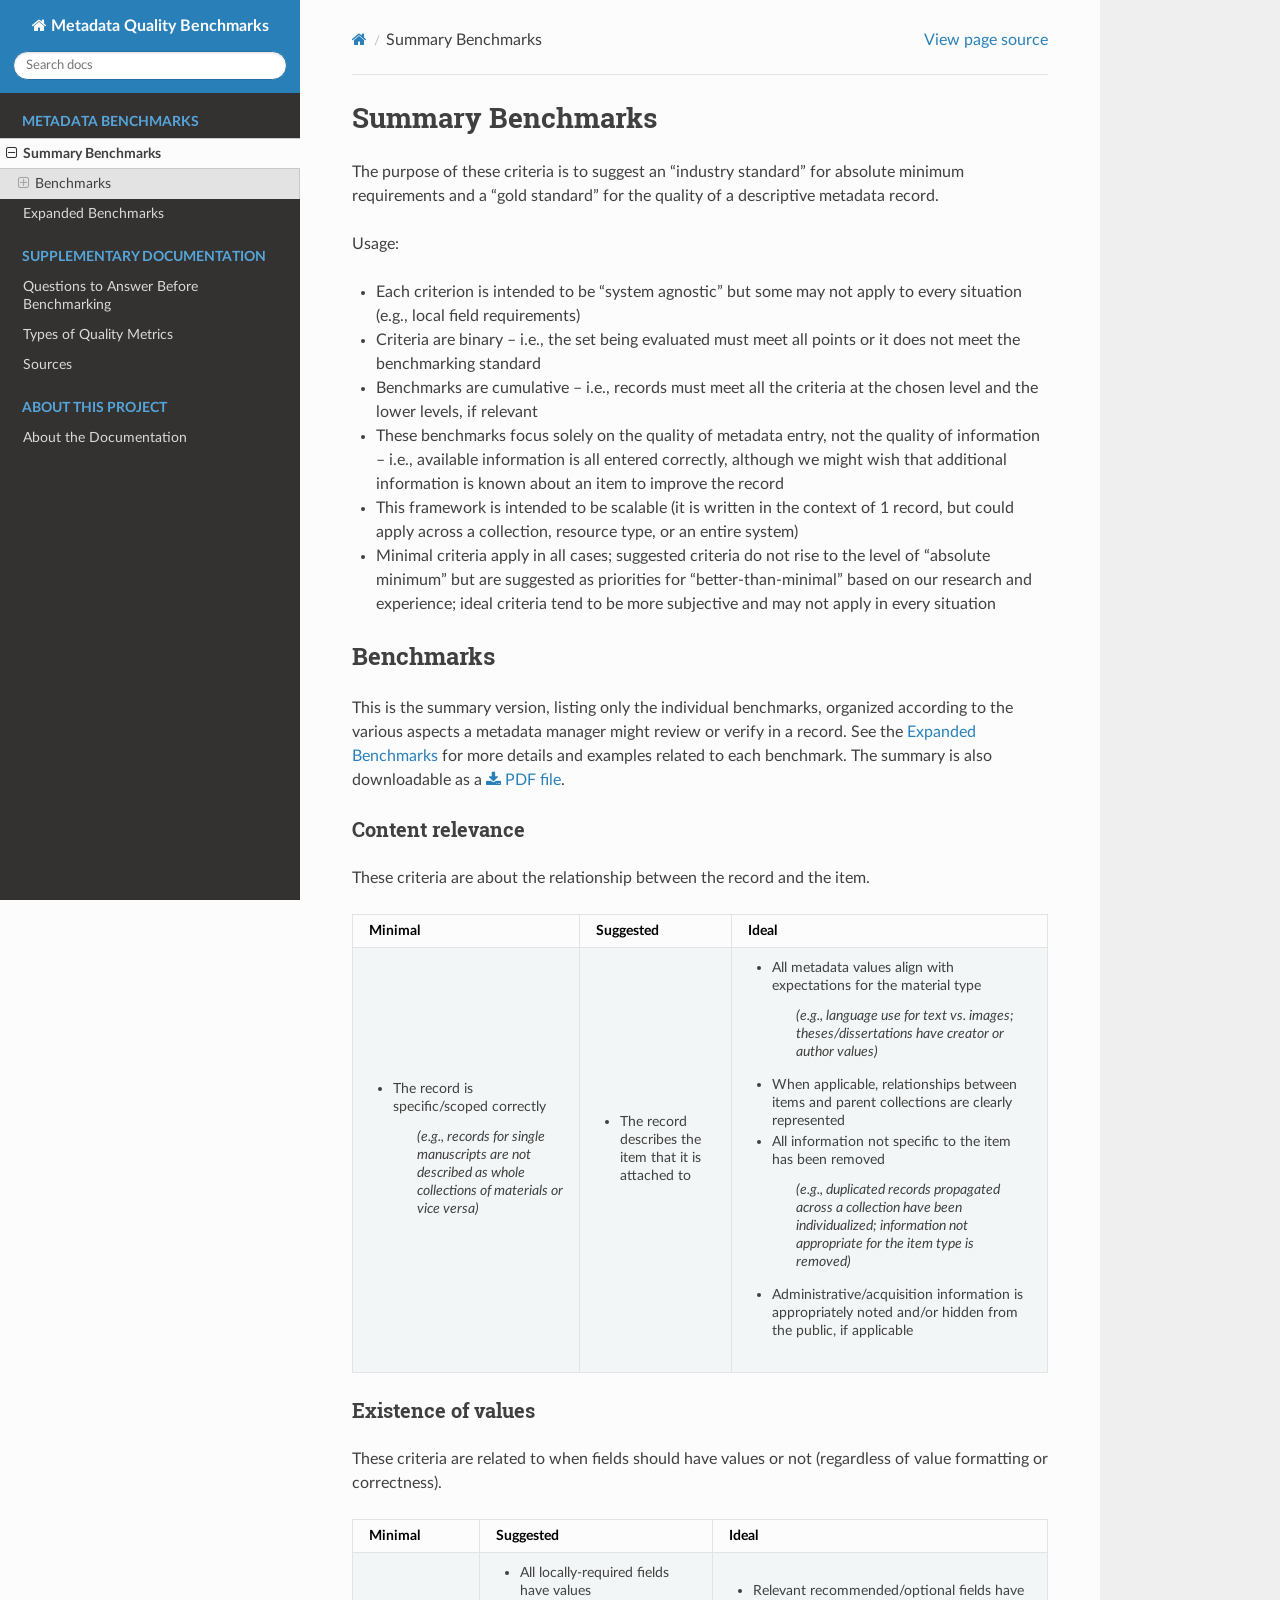
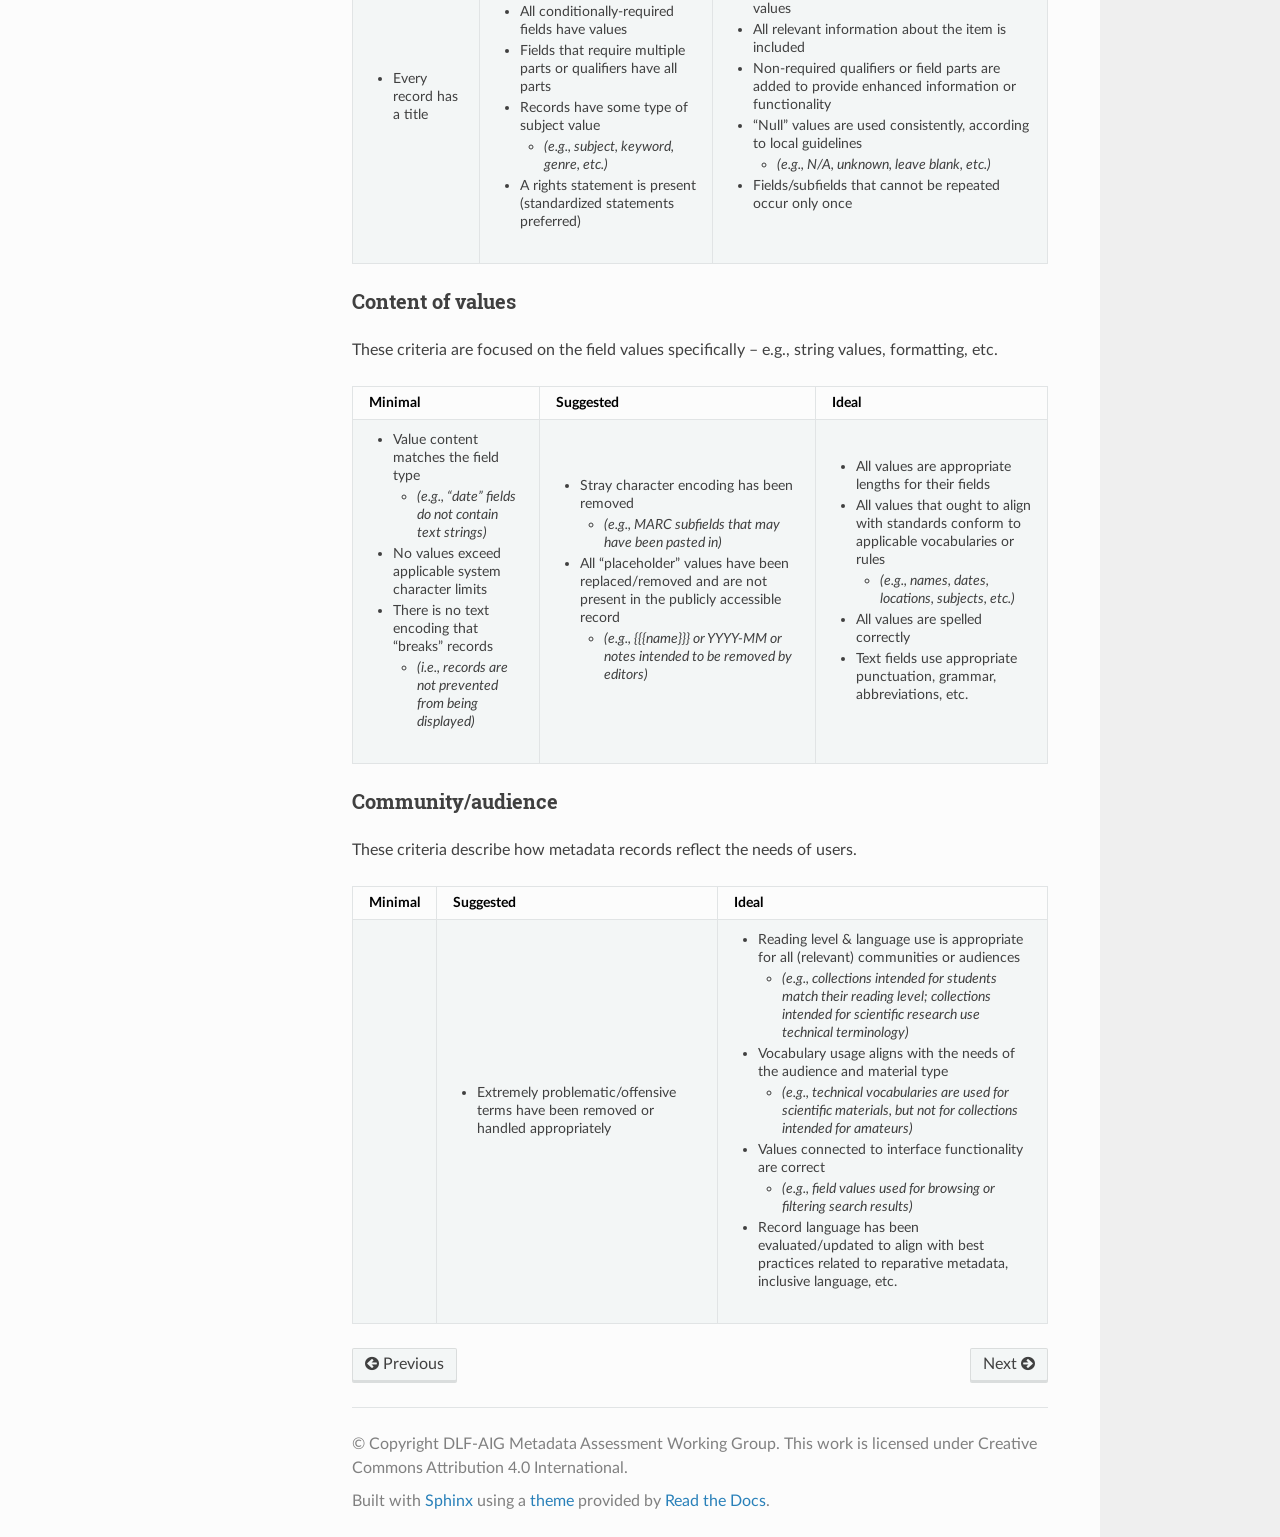
<file: benchmarks-summary.html>
<!DOCTYPE html>
<html class="writer-html5" lang="en" data-content_root="./">
<head>
  <meta charset="utf-8" /><meta name="viewport" content="width=device-width, initial-scale=1" />

  <meta name="viewport" content="width=device-width, initial-scale=1.0" />
  <title>Summary Benchmarks &mdash; Metadata Quality Benchmarks 0.1 documentation</title>
      <link rel="stylesheet" type="text/css" href="_static/pygments.css?v=80d5e7a1" />
      <link rel="stylesheet" type="text/css" href="_static/css/theme.css?v=e59714d7" />
      <link rel="stylesheet" type="text/css" href="_static/css/custom.css?v=e2848512" />

  
      <script src="_static/jquery.js?v=5d32c60e"></script>
      <script src="_static/_sphinx_javascript_frameworks_compat.js?v=2cd50e6c"></script>
      <script src="_static/documentation_options.js?v=2709fde1"></script>
      <script src="_static/doctools.js?v=fd6eb6e6"></script>
      <script src="_static/sphinx_highlight.js?v=6ffebe34"></script>
    <script src="_static/js/theme.js"></script>
    <link rel="author" title="About these documents" href="about.html" />
    <link rel="index" title="Index" href="genindex.html" />
    <link rel="search" title="Search" href="search.html" />
    <link rel="next" title="Expanded Benchmarks" href="benchmarks-full.html" />
    <link rel="prev" title="Metadata Quality Benchmarks" href="index.html" /> 
</head>

<body class="wy-body-for-nav"> 
  <div class="wy-grid-for-nav">
    <nav data-toggle="wy-nav-shift" class="wy-nav-side">
      <div class="wy-side-scroll">
        <div class="wy-side-nav-search" >

          
          
          <a href="index.html" class="icon icon-home">
            Metadata Quality Benchmarks
          </a>
<div role="search">
  <form id="rtd-search-form" class="wy-form" action="search.html" method="get">
    <input type="text" name="q" placeholder="Search docs" aria-label="Search docs" />
    <input type="hidden" name="check_keywords" value="yes" />
    <input type="hidden" name="area" value="default" />
  </form>
</div>
        </div><div class="wy-menu wy-menu-vertical" data-spy="affix" role="navigation" aria-label="Navigation menu">
              <p class="caption" role="heading"><span class="caption-text">Metadata Benchmarks</span></p>
<ul class="current">
<li class="toctree-l1 current"><a class="current reference internal" href="#">Summary Benchmarks</a><ul>
<li class="toctree-l2"><a class="reference internal" href="#benchmarks">Benchmarks</a><ul>
<li class="toctree-l3"><a class="reference internal" href="#content-relevance">Content relevance</a></li>
<li class="toctree-l3"><a class="reference internal" href="#existence-of-values">Existence of values</a></li>
<li class="toctree-l3"><a class="reference internal" href="#content-of-values">Content of values</a></li>
<li class="toctree-l3"><a class="reference internal" href="#community-audience">Community/audience</a></li>
</ul>
</li>
</ul>
</li>
<li class="toctree-l1"><a class="reference internal" href="benchmarks-full.html">Expanded Benchmarks</a></li>
</ul>
<p class="caption" role="heading"><span class="caption-text">Supplementary Documentation</span></p>
<ul>
<li class="toctree-l1"><a class="reference internal" href="starting-questions.html">Questions to Answer Before Benchmarking</a></li>
<li class="toctree-l1"><a class="reference internal" href="quality-metrics.html">Types of Quality Metrics</a></li>
<li class="toctree-l1"><a class="reference internal" href="citations.html">Sources</a></li>
</ul>
<p class="caption" role="heading"><span class="caption-text">About This Project</span></p>
<ul>
<li class="toctree-l1"><a class="reference internal" href="about.html">About the Documentation</a></li>
</ul>

        </div>
      </div>
    </nav>

    <section data-toggle="wy-nav-shift" class="wy-nav-content-wrap"><nav class="wy-nav-top" aria-label="Mobile navigation menu" >
          <i data-toggle="wy-nav-top" class="fa fa-bars"></i>
          <a href="index.html">Metadata Quality Benchmarks</a>
      </nav>

      <div class="wy-nav-content">
        <div class="rst-content">
          <div role="navigation" aria-label="Page navigation">
  <ul class="wy-breadcrumbs">
      <li><a href="index.html" class="icon icon-home" aria-label="Home"></a></li>
      <li class="breadcrumb-item active">Summary Benchmarks</li>
      <li class="wy-breadcrumbs-aside">
            <a href="_sources/benchmarks-summary.rst.txt" rel="nofollow"> View page source</a>
      </li>
  </ul>
  <hr/>
</div>
          <div role="main" class="document" itemscope="itemscope" itemtype="http://schema.org/Article">
           <div itemprop="articleBody">
             
  <section id="summary-benchmarks">
<h1>Summary Benchmarks<a class="headerlink" href="#summary-benchmarks" title="Link to this heading"></a></h1>
<p>The purpose of these criteria is to suggest an “industry standard” for absolute
minimum requirements and a “gold standard” for the quality of a descriptive metadata record.</p>
<p>Usage:</p>
<ul class="simple">
<li><p>Each criterion is intended to be “system agnostic” but some may not apply to
every situation (e.g., local field requirements)</p></li>
<li><p>Criteria are binary – i.e., the set being evaluated must meet all points or
it does not meet the benchmarking standard</p></li>
<li><p>Benchmarks are cumulative – i.e., records must meet all the criteria at the chosen
level and the lower levels, if relevant</p></li>
<li><p>These benchmarks focus solely on the quality of metadata entry, not the quality
of information – i.e., available information is all entered correctly, although
we might wish that additional information is known about an item to improve the record</p></li>
<li><p>This framework is intended to be scalable (it is written in the context of 1 record,
but could apply across a collection, resource type, or an entire system)</p></li>
<li><p>Minimal criteria apply in all cases; suggested criteria do not rise to the level
of “absolute minimum” but are suggested as priorities for “better-than-minimal”
based on our research and experience; ideal criteria tend to be more subjective and may not apply in every situation</p></li>
</ul>
<section id="benchmarks">
<h2>Benchmarks<a class="headerlink" href="#benchmarks" title="Link to this heading"></a></h2>
<p>This is the summary version, listing only the individual benchmarks, organized according to the
various aspects a metadata manager might review or verify in a record.  See the <a class="reference internal" href="benchmarks-full.html"><span class="doc">Expanded Benchmarks</span></a>
for more details and examples related to each benchmark.
The summary is also downloadable as a <a class="reference download internal" download="" href="_downloads/ab03654181808860ab2e8b1cf65f738d/summary-metadata-benchmarks.pdf"><code class="xref download docutils literal notranslate"><span class="pre">PDF</span> <span class="pre">file</span></code></a>.</p>
<section id="content-relevance">
<h3>Content relevance<a class="headerlink" href="#content-relevance" title="Link to this heading"></a></h3>
<p>These criteria are about the relationship between the record and the item.</p>
<table class="docutils align-default">
<thead>
<tr class="row-odd"><th class="head"><p>Minimal</p></th>
<th class="head"><p>Suggested</p></th>
<th class="head"><p>Ideal</p></th>
</tr>
</thead>
<tbody>
<tr class="row-even"><td><ul>
<li><p>The record is specific/scoped correctly</p>
<blockquote>
<div><p><em>(e.g., records for single
manuscripts are not described as
whole collections of materials or
vice versa)</em></p>
</div></blockquote>
</li>
</ul>
</td>
<td><ul class="simple">
<li><p>The record describes the item that
it is attached to</p></li>
</ul>
</td>
<td><ul>
<li><p>All metadata values align with
expectations for the material type</p>
<blockquote>
<div><p><em>(e.g., language use for text
vs. images; theses/dissertations
have creator or author values)</em></p>
</div></blockquote>
</li>
<li><p>When applicable, relationships
between items and parent collections
are clearly represented</p></li>
<li><p>All information not specific to the
item has been removed</p>
<blockquote>
<div><p><em>(e.g., duplicated records
propagated across a collection
have been individualized;
information not appropriate for
the item type is removed)</em></p>
</div></blockquote>
</li>
<li><p>Administrative/acquisition
information is appropriately noted
and/or hidden from the public, if
applicable</p></li>
</ul>
</td>
</tr>
</tbody>
</table>
</section>
<section id="existence-of-values">
<h3>Existence of values<a class="headerlink" href="#existence-of-values" title="Link to this heading"></a></h3>
<p>These criteria are related to when fields should have values or not (regardless of value formatting or correctness).</p>
<table class="docutils align-default">
<thead>
<tr class="row-odd"><th class="head"><p>Minimal</p></th>
<th class="head"><p>Suggested</p></th>
<th class="head"><p>Ideal</p></th>
</tr>
</thead>
<tbody>
<tr class="row-even"><td><ul class="simple">
<li><p>Every record has a title</p></li>
</ul>
</td>
<td><ul class="simple">
<li><p>All locally-required fields have
values</p></li>
<li><p>All conditionally-required fields
have values</p></li>
<li><p>Fields that require multiple parts
or qualifiers have all parts</p></li>
<li><p>Records have some type of subject
value</p>
<ul>
<li><p><em>(e.g., subject, keyword, genre,
etc.)</em></p></li>
</ul>
</li>
<li><p>A rights statement is present
(standardized statements preferred)</p></li>
</ul>
</td>
<td><ul class="simple">
<li><p>Relevant recommended/optional fields
have values</p></li>
<li><p>All relevant information about the
item is included</p></li>
<li><p>Non-required qualifiers or field
parts are added to provide enhanced
information or functionality</p></li>
<li><p>“Null” values are used consistently,
according to local guidelines</p>
<ul>
<li><p><em>(e.g., N/A, unknown, leave
blank, etc.)</em></p></li>
</ul>
</li>
<li><p>Fields/subfields that cannot be
repeated occur only once</p></li>
</ul>
</td>
</tr>
</tbody>
</table>
</section>
<section id="content-of-values">
<h3>Content of values<a class="headerlink" href="#content-of-values" title="Link to this heading"></a></h3>
<p>These criteria are focused on the field values specifically – e.g., string values, formatting, etc.</p>
<table class="docutils align-default">
<thead>
<tr class="row-odd"><th class="head"><p>Minimal</p></th>
<th class="head"><p>Suggested</p></th>
<th class="head"><p>Ideal</p></th>
</tr>
</thead>
<tbody>
<tr class="row-even"><td><ul class="simple">
<li><p>Value content matches the field type</p>
<ul>
<li><p><em>(e.g., “date” fields do not contain
text strings)</em></p></li>
</ul>
</li>
<li><p>No values exceed applicable system
character limits</p></li>
<li><p>There is no text encoding that “breaks”
records</p>
<ul>
<li><p><em>(i.e., records are not prevented
from being displayed)</em></p></li>
</ul>
</li>
</ul>
</td>
<td><ul class="simple">
<li><p>Stray character encoding has been
removed</p>
<ul>
<li><p><em>(e.g., MARC subfields that may
have been pasted in)</em></p></li>
</ul>
</li>
<li><p>All “placeholder” values have been
replaced/removed and are not present
in the publicly accessible record</p>
<ul>
<li><p><em>(e.g., {{{name}}} or
YYYY-MM or notes intended to be
removed by editors)</em></p></li>
</ul>
</li>
</ul>
</td>
<td><ul class="simple">
<li><p>All values are appropriate lengths
for their fields</p></li>
<li><p>All values that ought to align with
standards conform to applicable
vocabularies or rules</p>
<ul>
<li><p><em>(e.g., names, dates, locations,
subjects, etc.)</em></p></li>
</ul>
</li>
<li><p>All values are spelled correctly</p></li>
<li><p>Text fields use appropriate
punctuation, grammar, abbreviations,
etc.</p></li>
</ul>
</td>
</tr>
</tbody>
</table>
</section>
<section id="community-audience">
<h3>Community/audience<a class="headerlink" href="#community-audience" title="Link to this heading"></a></h3>
<p>These criteria describe how metadata records reflect the needs of users.</p>
<table class="docutils align-default">
<thead>
<tr class="row-odd"><th class="head"><p>Minimal</p></th>
<th class="head"><p>Suggested</p></th>
<th class="head"><p>Ideal</p></th>
</tr>
</thead>
<tbody>
<tr class="row-even"><td></td>
<td><ul class="simple">
<li><p>Extremely problematic/offensive
terms have been removed or handled
appropriately</p></li>
</ul>
</td>
<td><ul class="simple">
<li><p>Reading level &amp; language use is
appropriate for all (relevant)
communities or audiences</p>
<ul>
<li><p><em>(e.g., collections intended for
students match their reading
level; collections intended for
scientific research use
technical terminology)</em></p></li>
</ul>
</li>
<li><p>Vocabulary usage aligns with the
needs of the audience and material
type</p>
<ul>
<li><p><em>(e.g., technical vocabularies
are used for scientific
materials, but not for
collections intended for
amateurs)</em></p></li>
</ul>
</li>
<li><p>Values connected to interface
functionality are correct</p>
<ul>
<li><p><em>(e.g., field values used for
browsing or filtering search
results)</em></p></li>
</ul>
</li>
<li><p>Record language has been
evaluated/updated to align with
best practices related to reparative
metadata, inclusive language, etc.</p></li>
</ul>
</td>
</tr>
</tbody>
</table>
</section>
</section>
</section>


           </div>
          </div>
          <footer><div class="rst-footer-buttons" role="navigation" aria-label="Footer">
        <a href="index.html" class="btn btn-neutral float-left" title="Metadata Quality Benchmarks" accesskey="p" rel="prev"><span class="fa fa-arrow-circle-left" aria-hidden="true"></span> Previous</a>
        <a href="benchmarks-full.html" class="btn btn-neutral float-right" title="Expanded Benchmarks" accesskey="n" rel="next">Next <span class="fa fa-arrow-circle-right" aria-hidden="true"></span></a>
    </div>

  <hr/>

  <div role="contentinfo">
    <p>&#169; Copyright DLF-AIG Metadata Assessment Working Group.  This work is licensed under Creative Commons Attribution 4.0 International.</p>
  </div>

  Built with <a href="https://www.sphinx-doc.org/">Sphinx</a> using a
    <a href="https://github.com/readthedocs/sphinx_rtd_theme">theme</a>
    provided by <a href="https://readthedocs.org">Read the Docs</a>.
   

</footer>
        </div>
      </div>
    </section>
  </div>
  <script>
      jQuery(function () {
          SphinxRtdTheme.Navigation.enable(true);
      });
  </script> 

</body>
</html>
</file>
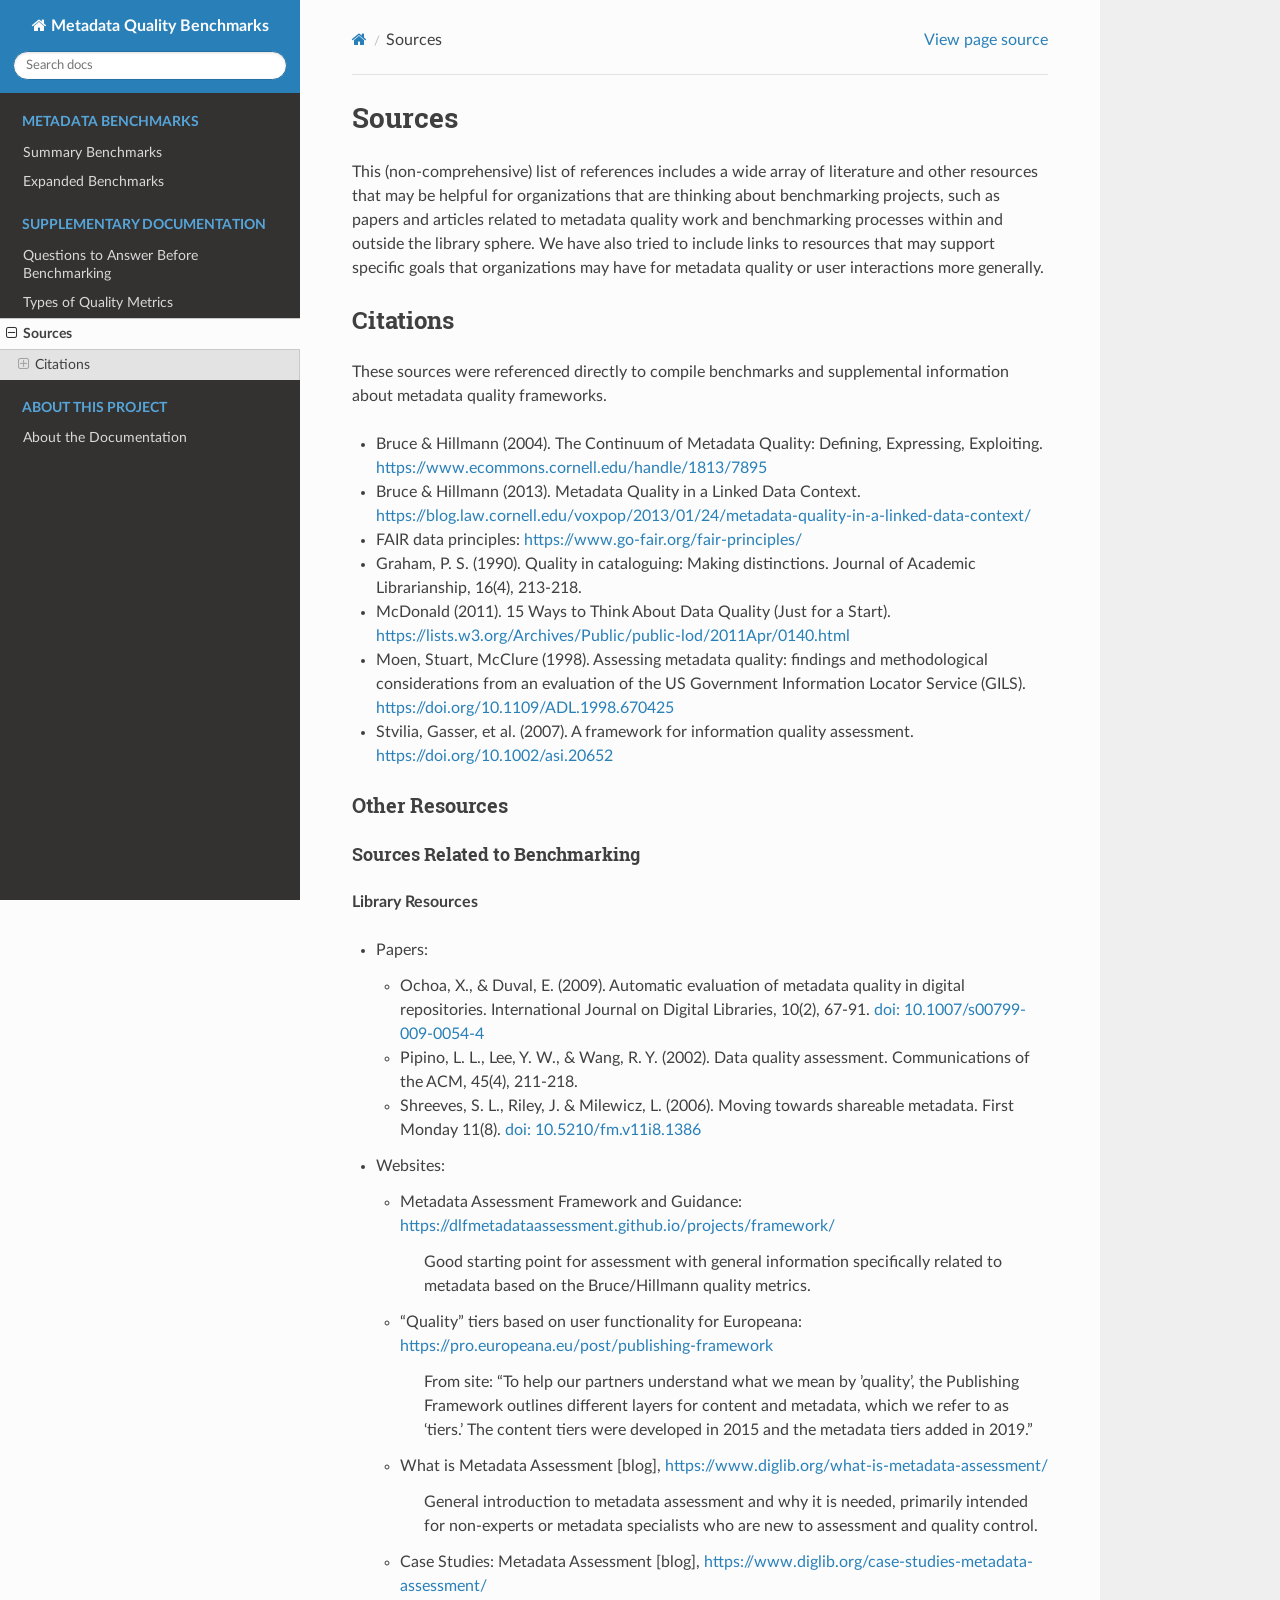
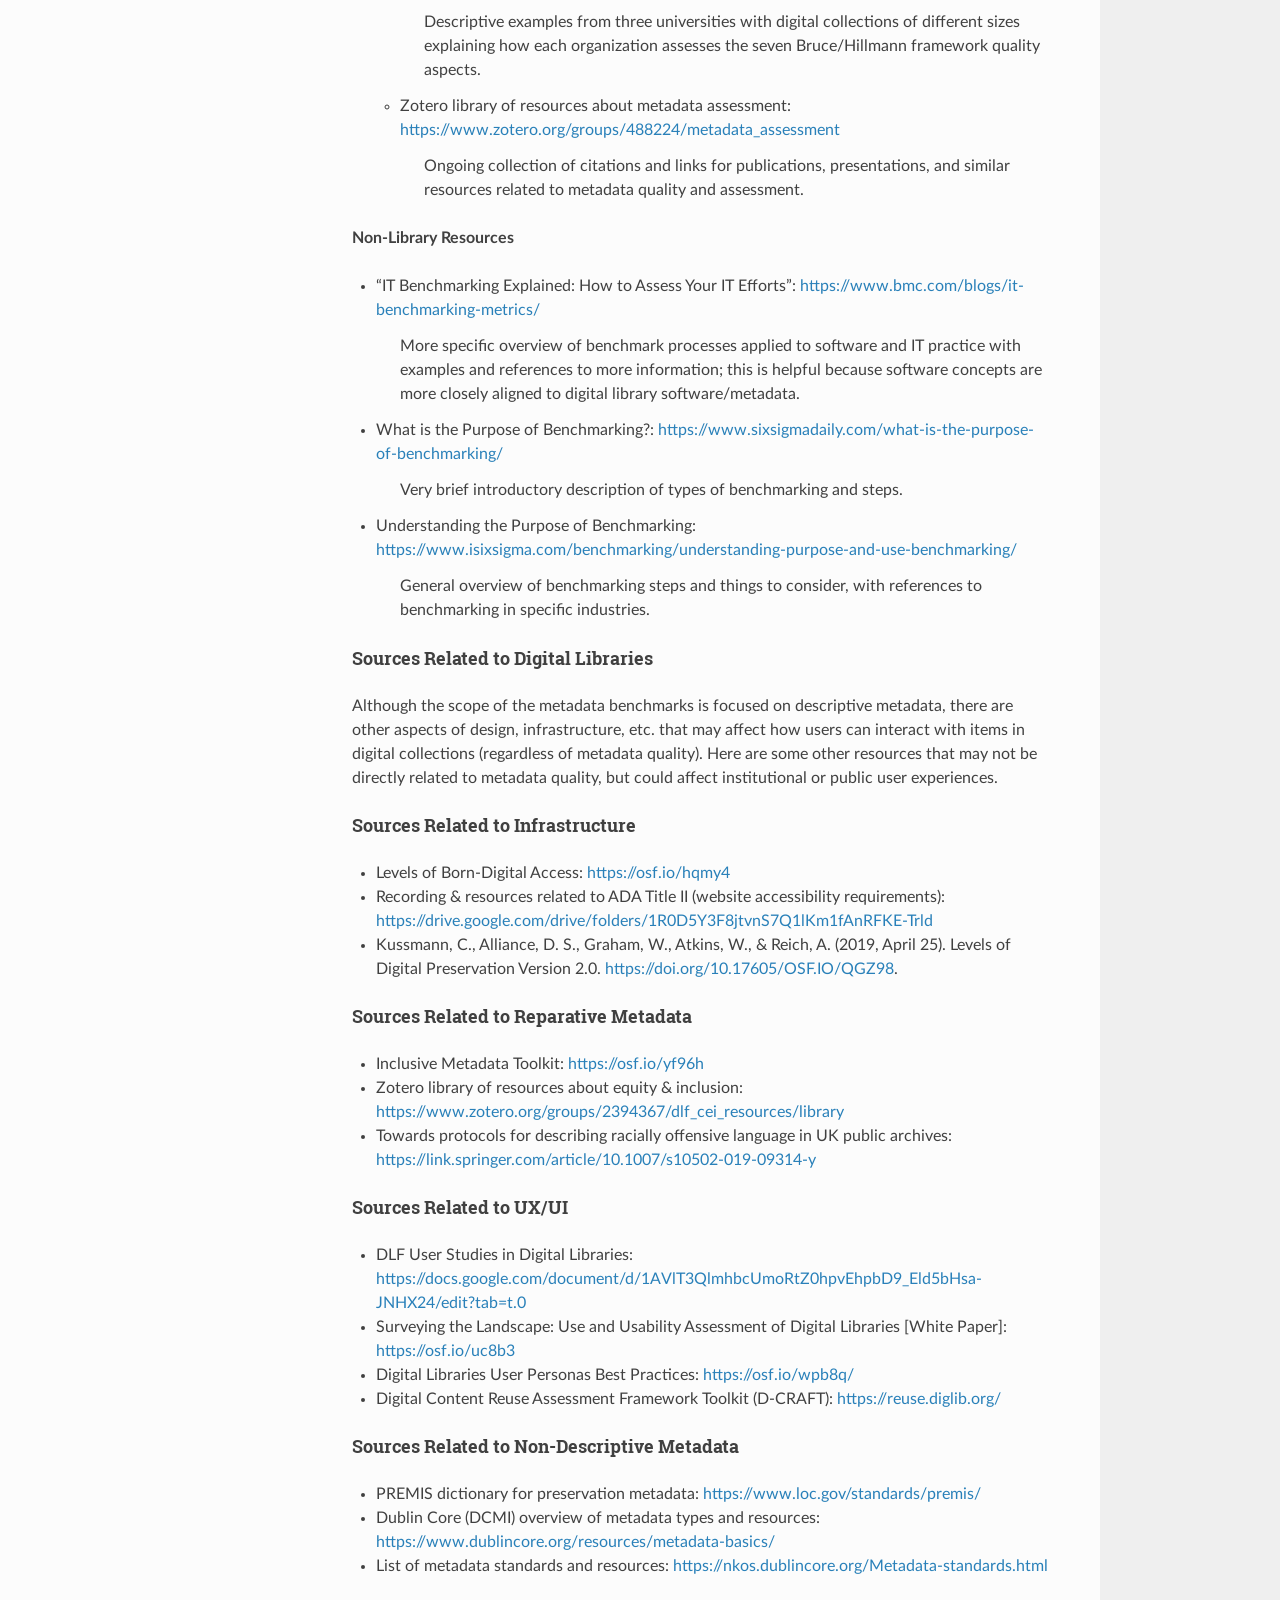
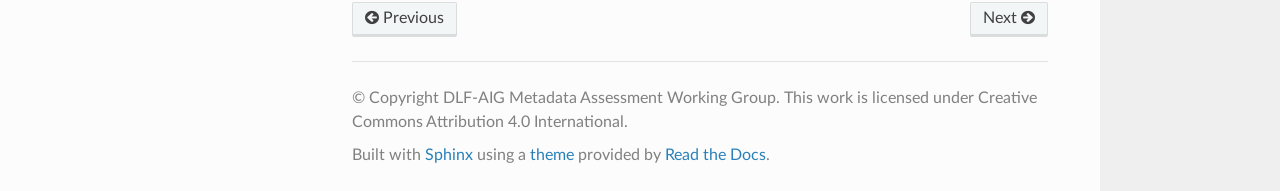
<file: citations.html>
<!DOCTYPE html>
<html class="writer-html5" lang="en" data-content_root="./">
<head>
  <meta charset="utf-8" /><meta name="viewport" content="width=device-width, initial-scale=1" />

  <meta name="viewport" content="width=device-width, initial-scale=1.0" />
  <title>Sources &mdash; Metadata Quality Benchmarks 0.1 documentation</title>
      <link rel="stylesheet" type="text/css" href="_static/pygments.css?v=80d5e7a1" />
      <link rel="stylesheet" type="text/css" href="_static/css/theme.css?v=e59714d7" />
      <link rel="stylesheet" type="text/css" href="_static/css/custom.css?v=e2848512" />

  
      <script src="_static/jquery.js?v=5d32c60e"></script>
      <script src="_static/_sphinx_javascript_frameworks_compat.js?v=2cd50e6c"></script>
      <script src="_static/documentation_options.js?v=2709fde1"></script>
      <script src="_static/doctools.js?v=fd6eb6e6"></script>
      <script src="_static/sphinx_highlight.js?v=6ffebe34"></script>
    <script src="_static/js/theme.js"></script>
    <link rel="author" title="About these documents" href="about.html" />
    <link rel="index" title="Index" href="genindex.html" />
    <link rel="search" title="Search" href="search.html" />
    <link rel="next" title="About the Documentation" href="about.html" />
    <link rel="prev" title="Types of Quality Metrics" href="quality-metrics.html" /> 
</head>

<body class="wy-body-for-nav"> 
  <div class="wy-grid-for-nav">
    <nav data-toggle="wy-nav-shift" class="wy-nav-side">
      <div class="wy-side-scroll">
        <div class="wy-side-nav-search" >

          
          
          <a href="index.html" class="icon icon-home">
            Metadata Quality Benchmarks
          </a>
<div role="search">
  <form id="rtd-search-form" class="wy-form" action="search.html" method="get">
    <input type="text" name="q" placeholder="Search docs" aria-label="Search docs" />
    <input type="hidden" name="check_keywords" value="yes" />
    <input type="hidden" name="area" value="default" />
  </form>
</div>
        </div><div class="wy-menu wy-menu-vertical" data-spy="affix" role="navigation" aria-label="Navigation menu">
              <p class="caption" role="heading"><span class="caption-text">Metadata Benchmarks</span></p>
<ul>
<li class="toctree-l1"><a class="reference internal" href="benchmarks-summary.html">Summary Benchmarks</a></li>
<li class="toctree-l1"><a class="reference internal" href="benchmarks-full.html">Expanded Benchmarks</a></li>
</ul>
<p class="caption" role="heading"><span class="caption-text">Supplementary Documentation</span></p>
<ul class="current">
<li class="toctree-l1"><a class="reference internal" href="starting-questions.html">Questions to Answer Before Benchmarking</a></li>
<li class="toctree-l1"><a class="reference internal" href="quality-metrics.html">Types of Quality Metrics</a></li>
<li class="toctree-l1 current"><a class="current reference internal" href="#">Sources</a><ul>
<li class="toctree-l2"><a class="reference internal" href="#citations">Citations</a><ul>
<li class="toctree-l3"><a class="reference internal" href="#other-resources">Other Resources</a><ul>
<li class="toctree-l4"><a class="reference internal" href="#sources-related-to-benchmarking">Sources Related to Benchmarking</a></li>
<li class="toctree-l4"><a class="reference internal" href="#sources-related-to-digital-libraries">Sources Related to Digital Libraries</a></li>
</ul>
</li>
</ul>
</li>
</ul>
</li>
</ul>
<p class="caption" role="heading"><span class="caption-text">About This Project</span></p>
<ul>
<li class="toctree-l1"><a class="reference internal" href="about.html">About the Documentation</a></li>
</ul>

        </div>
      </div>
    </nav>

    <section data-toggle="wy-nav-shift" class="wy-nav-content-wrap"><nav class="wy-nav-top" aria-label="Mobile navigation menu" >
          <i data-toggle="wy-nav-top" class="fa fa-bars"></i>
          <a href="index.html">Metadata Quality Benchmarks</a>
      </nav>

      <div class="wy-nav-content">
        <div class="rst-content">
          <div role="navigation" aria-label="Page navigation">
  <ul class="wy-breadcrumbs">
      <li><a href="index.html" class="icon icon-home" aria-label="Home"></a></li>
      <li class="breadcrumb-item active">Sources</li>
      <li class="wy-breadcrumbs-aside">
            <a href="_sources/citations.rst.txt" rel="nofollow"> View page source</a>
      </li>
  </ul>
  <hr/>
</div>
          <div role="main" class="document" itemscope="itemscope" itemtype="http://schema.org/Article">
           <div itemprop="articleBody">
             
  <section id="sources">
<h1>Sources<a class="headerlink" href="#sources" title="Link to this heading"></a></h1>
<p>This (non-comprehensive) list of references includes a wide array of literature and other resources that may be helpful for organizations that are thinking about benchmarking projects, such as papers and articles related to metadata quality work and benchmarking processes within and outside the library sphere.  We have also tried to include links to resources that may support specific goals that organizations may have for metadata quality or user interactions more generally.</p>
<section id="citations">
<h2>Citations<a class="headerlink" href="#citations" title="Link to this heading"></a></h2>
<p>These sources were referenced directly to compile benchmarks and supplemental information about metadata quality frameworks.</p>
<ul class="simple">
<li><p>Bruce &amp; Hillmann (2004). The Continuum of Metadata Quality: Defining, Expressing, Exploiting. <a class="reference external" href="https://www.ecommons.cornell.edu/handle/1813/7895">https://www.ecommons.cornell.edu/handle/1813/7895</a></p></li>
<li><p>Bruce &amp; Hillmann (2013). Metadata Quality in a Linked Data Context. <a class="reference external" href="https://blog.law.cornell.edu/voxpop/2013/01/24/metadata-quality-in-a-linked-data-context/">https://blog.law.cornell.edu/voxpop/2013/01/24/metadata-quality-in-a-linked-data-context/</a></p></li>
<li><p>FAIR data principles: <a class="reference external" href="https://www.go-fair.org/fair-principles/">https://www.go-fair.org/fair-principles/</a></p></li>
<li><p>Graham, P. S. (1990). Quality in cataloguing: Making distinctions. Journal of Academic Librarianship, 16(4), 213-218.</p></li>
<li><p>McDonald (2011). 15 Ways to Think About Data Quality (Just for a Start). <a class="reference external" href="https://lists.w3.org/Archives/Public/public-lod/2011Apr/0140.html">https://lists.w3.org/Archives/Public/public-lod/2011Apr/0140.html</a></p></li>
<li><p>Moen, Stuart, McClure (1998). Assessing metadata quality: findings and methodological considerations from an evaluation of the US Government Information Locator Service (GILS). <a class="reference external" href="https://doi.org/10.1109/ADL.1998.670425">https://doi.org/10.1109/ADL.1998.670425</a></p></li>
<li><p>Stvilia, Gasser, et al. (2007). A framework for information quality assessment. <a class="reference external" href="https://doi.org/10.1002/asi.20652">https://doi.org/10.1002/asi.20652</a></p></li>
</ul>
<section id="other-resources">
<h3>Other Resources<a class="headerlink" href="#other-resources" title="Link to this heading"></a></h3>
<section id="sources-related-to-benchmarking">
<h4>Sources Related to Benchmarking<a class="headerlink" href="#sources-related-to-benchmarking" title="Link to this heading"></a></h4>
<p><strong>Library Resources</strong></p>
<ul>
<li><p>Papers:</p>
<ul class="simple">
<li><p>Ochoa, X., &amp; Duval, E. (2009).  Automatic evaluation of metadata quality in digital repositories.  International Journal on Digital Libraries, 10(2), 67-91.  <a class="reference external" href="https://doi.org/10.1007/s00799-009-0054-4">doi: 10.1007/s00799-009-0054-4</a></p></li>
<li><p>Pipino, L. L., Lee, Y. W., &amp; Wang, R. Y. (2002). Data quality assessment. Communications of the ACM, 45(4), 211-218.</p></li>
<li><p>Shreeves, S. L., Riley, J. &amp; Milewicz, L. (2006).  Moving towards shareable metadata.  First Monday 11(8).  <a class="reference external" href="https://doi.org/10.5210/fm.v11i8.1386">doi: 10.5210/fm.v11i8.1386</a></p></li>
</ul>
</li>
<li><p>Websites:</p>
<ul>
<li><p>Metadata Assessment Framework and Guidance: <a class="reference external" href="https://dlfmetadataassessment.github.io/projects/framework/">https://dlfmetadataassessment.github.io/projects/framework/</a></p>
<blockquote>
<div><p>Good starting point for assessment with general information specifically related to metadata based on the Bruce/Hillmann quality metrics.</p>
</div></blockquote>
</li>
<li><p>“Quality” tiers based on user functionality for Europeana: <a class="reference external" href="https://pro.europeana.eu/post/publishing-framework">https://pro.europeana.eu/post/publishing-framework</a></p>
<blockquote>
<div><p>From site: “To help our partners understand what we mean by ’quality’, the Publishing Framework
outlines different layers for content and metadata, which we refer to as ‘tiers.’ The content
tiers were developed in 2015 and the metadata tiers added in 2019.”</p>
</div></blockquote>
</li>
<li><p>What is Metadata Assessment [blog], <a class="reference external" href="https://www.diglib.org/what-is-metadata-assessment/">https://www.diglib.org/what-is-metadata-assessment/</a></p>
<blockquote>
<div><p>General introduction to metadata assessment and why it is needed, primarily intended for
non-experts or metadata specialists who are new to assessment and quality control.</p>
</div></blockquote>
</li>
<li><p>Case Studies: Metadata Assessment [blog], <a class="reference external" href="https://www.diglib.org/case-studies-metadata-assessment/">https://www.diglib.org/case-studies-metadata-assessment/</a></p>
<blockquote>
<div><p>Descriptive examples from three universities with digital collections of different sizes explaining
how each organization assesses the seven Bruce/Hillmann framework quality aspects.</p>
</div></blockquote>
</li>
<li><p>Zotero library of resources about metadata assessment: <a class="reference external" href="https://www.zotero.org/groups/488224/metadata_assessment">https://www.zotero.org/groups/488224/metadata_assessment</a></p>
<blockquote>
<div><p>Ongoing collection of citations and links for publications, presentations, and similar resources related to
metadata quality and assessment.</p>
</div></blockquote>
</li>
</ul>
</li>
</ul>
<p><strong>Non-Library Resources</strong></p>
<ul>
<li><p>“IT Benchmarking Explained: How to Assess Your IT Efforts”: <a class="reference external" href="https://www.bmc.com/blogs/it-benchmarking-metrics/">https://www.bmc.com/blogs/it-benchmarking-metrics/</a></p>
<blockquote>
<div><p>More specific overview of benchmark processes applied to software and IT practice with examples and references to more information;
this is helpful because software concepts are more closely aligned to digital library software/metadata.</p>
</div></blockquote>
</li>
<li><p>What is the Purpose of Benchmarking?: <a class="reference external" href="https://www.sixsigmadaily.com/what-is-the-purpose-of-benchmarking/">https://www.sixsigmadaily.com/what-is-the-purpose-of-benchmarking/</a></p>
<blockquote>
<div><p>Very brief introductory description of types of benchmarking and steps.</p>
</div></blockquote>
</li>
<li><p>Understanding the Purpose of Benchmarking: <a class="reference external" href="https://www.isixsigma.com/benchmarking/understanding-purpose-and-use-benchmarking/">https://www.isixsigma.com/benchmarking/understanding-purpose-and-use-benchmarking/</a></p>
<blockquote>
<div><p>General overview of benchmarking steps and things to consider, with references to benchmarking in specific industries.</p>
</div></blockquote>
</li>
</ul>
</section>
<section id="sources-related-to-digital-libraries">
<h4>Sources Related to Digital Libraries<a class="headerlink" href="#sources-related-to-digital-libraries" title="Link to this heading"></a></h4>
<p>Although the scope of the metadata benchmarks is focused on descriptive metadata, there are other aspects of design, infrastructure, etc. that may affect how users can interact with items in digital collections (regardless of metadata quality).  Here are some other resources that may not be directly related to metadata quality, but could affect institutional or public user experiences.</p>
<section id="sources-related-to-infrastructure">
<h5>Sources Related to Infrastructure<a class="headerlink" href="#sources-related-to-infrastructure" title="Link to this heading"></a></h5>
<ul class="simple">
<li><p>Levels of Born-Digital Access: <a class="reference external" href="https://osf.io/hqmy4">https://osf.io/hqmy4</a></p></li>
<li><p>Recording &amp; resources related to ADA Title II (website accessibility requirements): <a class="reference external" href="https://drive.google.com/drive/folders/1R0D5Y3F8jtvnS7Q1lKm1fAnRFKE-Trld">https://drive.google.com/drive/folders/1R0D5Y3F8jtvnS7Q1lKm1fAnRFKE-Trld</a></p></li>
<li><p>Kussmann, C., Alliance, D. S., Graham, W., Atkins, W., &amp; Reich, A. (2019, April 25). Levels of Digital Preservation Version 2.0. <a class="reference external" href="https://doi.org/10.17605/OSF.IO/QGZ98">https://doi.org/10.17605/OSF.IO/QGZ98</a>.</p></li>
</ul>
</section>
<section id="sources-related-to-reparative-metadata">
<h5>Sources Related to Reparative Metadata<a class="headerlink" href="#sources-related-to-reparative-metadata" title="Link to this heading"></a></h5>
<ul class="simple">
<li><p>Inclusive Metadata Toolkit: <a class="reference external" href="https://osf.io/yf96h">https://osf.io/yf96h</a></p></li>
<li><p>Zotero library of resources about equity &amp; inclusion: <a class="reference external" href="https://www.zotero.org/groups/2394367/dlf_cei_resources/library">https://www.zotero.org/groups/2394367/dlf_cei_resources/library</a></p></li>
<li><p>Towards protocols for describing racially offensive language in UK public archives: <a class="reference external" href="https://link.springer.com/article/10.1007/s10502-019-09314-y">https://link.springer.com/article/10.1007/s10502-019-09314-y</a></p></li>
</ul>
</section>
<section id="sources-related-to-ux-ui">
<h5>Sources Related to UX/UI<a class="headerlink" href="#sources-related-to-ux-ui" title="Link to this heading"></a></h5>
<ul class="simple">
<li><p>DLF User Studies in Digital Libraries: <a class="reference external" href="https://docs.google.com/document/d/1AVlT3QlmhbcUmoRtZ0hpvEhpbD9_Eld5bHsa-JNHX24/edit?tab=t.0">https://docs.google.com/document/d/1AVlT3QlmhbcUmoRtZ0hpvEhpbD9_Eld5bHsa-JNHX24/edit?tab=t.0</a></p></li>
<li><p>Surveying the Landscape: Use and Usability Assessment of Digital Libraries [White Paper]: <a class="reference external" href="https://osf.io/uc8b3">https://osf.io/uc8b3</a></p></li>
<li><p>Digital Libraries User Personas Best Practices: <a class="reference external" href="https://osf.io/wpb8q/">https://osf.io/wpb8q/</a></p></li>
<li><p>Digital Content Reuse Assessment Framework Toolkit (D-CRAFT): <a class="reference external" href="https://reuse.diglib.org/">https://reuse.diglib.org/</a></p></li>
</ul>
</section>
<section id="sources-related-to-non-descriptive-metadata">
<h5>Sources Related to Non-Descriptive Metadata<a class="headerlink" href="#sources-related-to-non-descriptive-metadata" title="Link to this heading"></a></h5>
<ul class="simple">
<li><p>PREMIS dictionary for preservation metadata: <a class="reference external" href="https://www.loc.gov/standards/premis/">https://www.loc.gov/standards/premis/</a></p></li>
<li><p>Dublin Core (DCMI) overview of metadata types and resources: <a class="reference external" href="https://www.dublincore.org/resources/metadata-basics/">https://www.dublincore.org/resources/metadata-basics/</a></p></li>
<li><p>List of metadata standards and resources: <a class="reference external" href="https://nkos.dublincore.org/Metadata-standards.html">https://nkos.dublincore.org/Metadata-standards.html</a></p></li>
</ul>
</section>
</section>
</section>
</section>
</section>


           </div>
          </div>
          <footer><div class="rst-footer-buttons" role="navigation" aria-label="Footer">
        <a href="quality-metrics.html" class="btn btn-neutral float-left" title="Types of Quality Metrics" accesskey="p" rel="prev"><span class="fa fa-arrow-circle-left" aria-hidden="true"></span> Previous</a>
        <a href="about.html" class="btn btn-neutral float-right" title="About the Documentation" accesskey="n" rel="next">Next <span class="fa fa-arrow-circle-right" aria-hidden="true"></span></a>
    </div>

  <hr/>

  <div role="contentinfo">
    <p>&#169; Copyright DLF-AIG Metadata Assessment Working Group.  This work is licensed under Creative Commons Attribution 4.0 International.</p>
  </div>

  Built with <a href="https://www.sphinx-doc.org/">Sphinx</a> using a
    <a href="https://github.com/readthedocs/sphinx_rtd_theme">theme</a>
    provided by <a href="https://readthedocs.org">Read the Docs</a>.
   

</footer>
        </div>
      </div>
    </section>
  </div>
  <script>
      jQuery(function () {
          SphinxRtdTheme.Navigation.enable(true);
      });
  </script> 

</body>
</html>
</file>
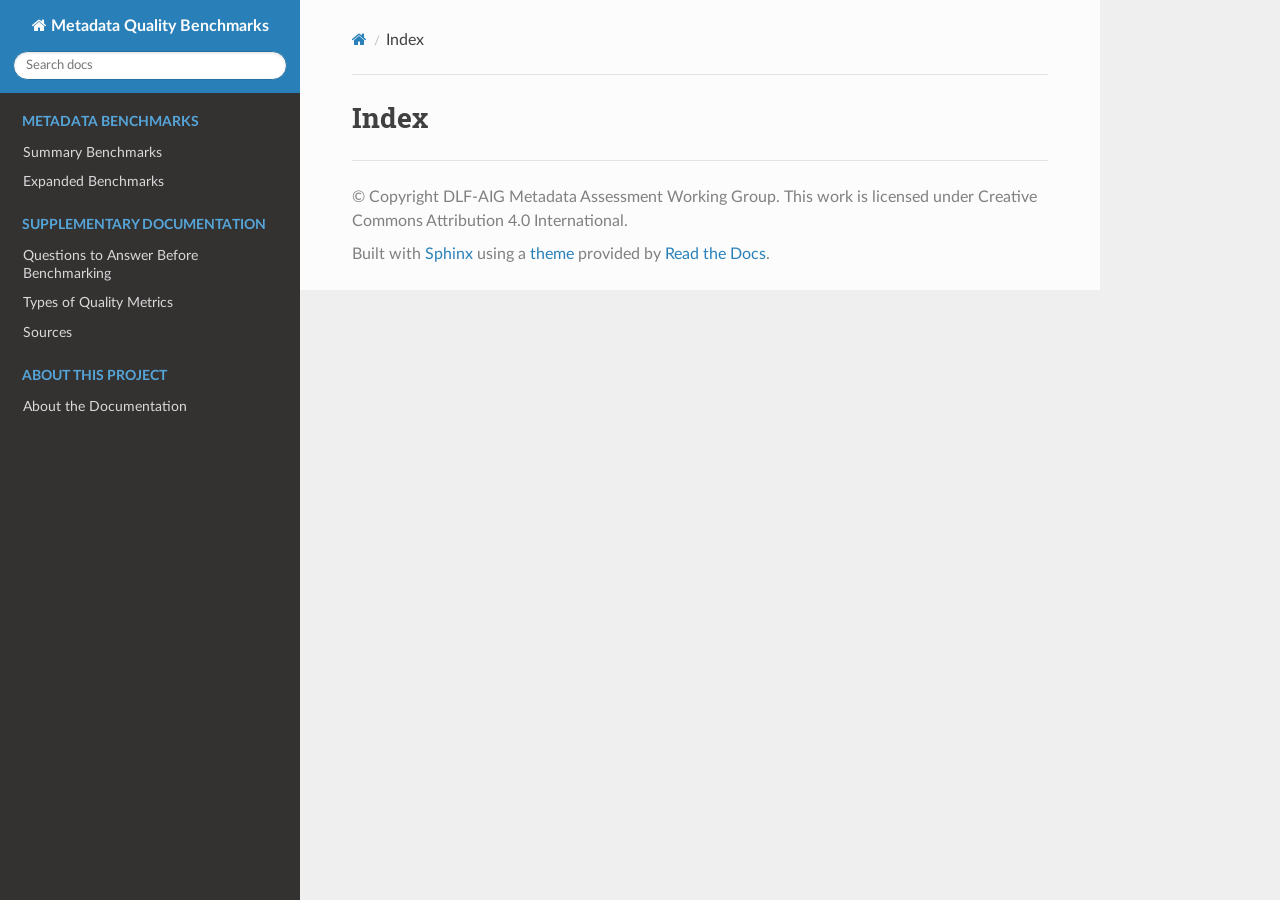
<file: genindex.html>
<!DOCTYPE html>
<html class="writer-html5" lang="en" data-content_root="./">
<head>
  <meta charset="utf-8" />
  <meta name="viewport" content="width=device-width, initial-scale=1.0" />
  <title>Index &mdash; Metadata Quality Benchmarks 0.1 documentation</title>
      <link rel="stylesheet" type="text/css" href="_static/pygments.css?v=80d5e7a1" />
      <link rel="stylesheet" type="text/css" href="_static/css/theme.css?v=e59714d7" />
      <link rel="stylesheet" type="text/css" href="_static/css/custom.css?v=e2848512" />

  
      <script src="_static/jquery.js?v=5d32c60e"></script>
      <script src="_static/_sphinx_javascript_frameworks_compat.js?v=2cd50e6c"></script>
      <script src="_static/documentation_options.js?v=2709fde1"></script>
      <script src="_static/doctools.js?v=fd6eb6e6"></script>
      <script src="_static/sphinx_highlight.js?v=6ffebe34"></script>
    <script src="_static/js/theme.js"></script>
    <link rel="author" title="About these documents" href="about.html" />
    <link rel="index" title="Index" href="#" />
    <link rel="search" title="Search" href="search.html" /> 
</head>

<body class="wy-body-for-nav"> 
  <div class="wy-grid-for-nav">
    <nav data-toggle="wy-nav-shift" class="wy-nav-side">
      <div class="wy-side-scroll">
        <div class="wy-side-nav-search" >

          
          
          <a href="index.html" class="icon icon-home">
            Metadata Quality Benchmarks
          </a>
<div role="search">
  <form id="rtd-search-form" class="wy-form" action="search.html" method="get">
    <input type="text" name="q" placeholder="Search docs" aria-label="Search docs" />
    <input type="hidden" name="check_keywords" value="yes" />
    <input type="hidden" name="area" value="default" />
  </form>
</div>
        </div><div class="wy-menu wy-menu-vertical" data-spy="affix" role="navigation" aria-label="Navigation menu">
              <p class="caption" role="heading"><span class="caption-text">Metadata Benchmarks</span></p>
<ul>
<li class="toctree-l1"><a class="reference internal" href="benchmarks-summary.html">Summary Benchmarks</a></li>
<li class="toctree-l1"><a class="reference internal" href="benchmarks-full.html">Expanded Benchmarks</a></li>
</ul>
<p class="caption" role="heading"><span class="caption-text">Supplementary Documentation</span></p>
<ul>
<li class="toctree-l1"><a class="reference internal" href="starting-questions.html">Questions to Answer Before Benchmarking</a></li>
<li class="toctree-l1"><a class="reference internal" href="quality-metrics.html">Types of Quality Metrics</a></li>
<li class="toctree-l1"><a class="reference internal" href="citations.html">Sources</a></li>
</ul>
<p class="caption" role="heading"><span class="caption-text">About This Project</span></p>
<ul>
<li class="toctree-l1"><a class="reference internal" href="about.html">About the Documentation</a></li>
</ul>

        </div>
      </div>
    </nav>

    <section data-toggle="wy-nav-shift" class="wy-nav-content-wrap"><nav class="wy-nav-top" aria-label="Mobile navigation menu" >
          <i data-toggle="wy-nav-top" class="fa fa-bars"></i>
          <a href="index.html">Metadata Quality Benchmarks</a>
      </nav>

      <div class="wy-nav-content">
        <div class="rst-content">
          <div role="navigation" aria-label="Page navigation">
  <ul class="wy-breadcrumbs">
      <li><a href="index.html" class="icon icon-home" aria-label="Home"></a></li>
      <li class="breadcrumb-item active">Index</li>
      <li class="wy-breadcrumbs-aside">
      </li>
  </ul>
  <hr/>
</div>
          <div role="main" class="document" itemscope="itemscope" itemtype="http://schema.org/Article">
           <div itemprop="articleBody">
             

<h1 id="index">Index</h1>

<div class="genindex-jumpbox">
 
</div>


           </div>
          </div>
          <footer>

  <hr/>

  <div role="contentinfo">
    <p>&#169; Copyright DLF-AIG Metadata Assessment Working Group.  This work is licensed under Creative Commons Attribution 4.0 International.</p>
  </div>

  Built with <a href="https://www.sphinx-doc.org/">Sphinx</a> using a
    <a href="https://github.com/readthedocs/sphinx_rtd_theme">theme</a>
    provided by <a href="https://readthedocs.org">Read the Docs</a>.
   

</footer>
        </div>
      </div>
    </section>
  </div>
  <script>
      jQuery(function () {
          SphinxRtdTheme.Navigation.enable(true);
      });
  </script> 

</body>
</html>
</file>
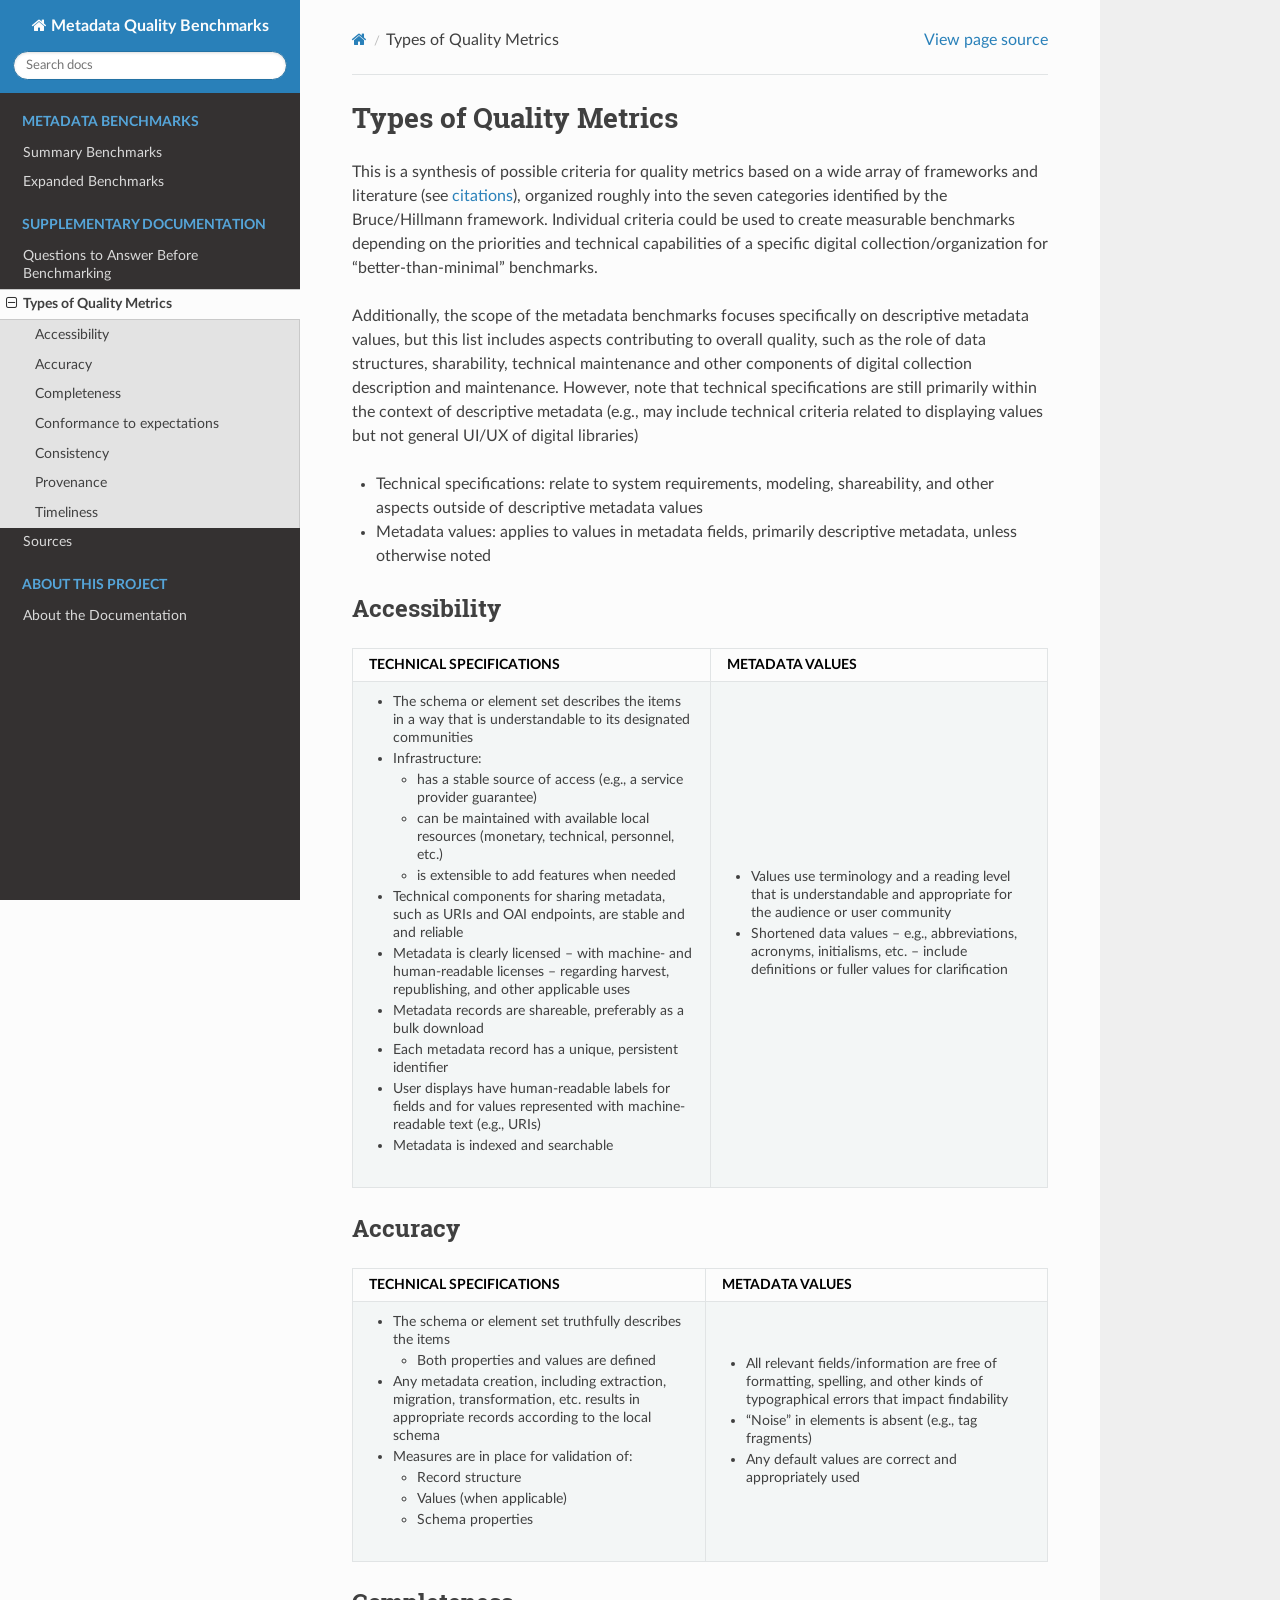
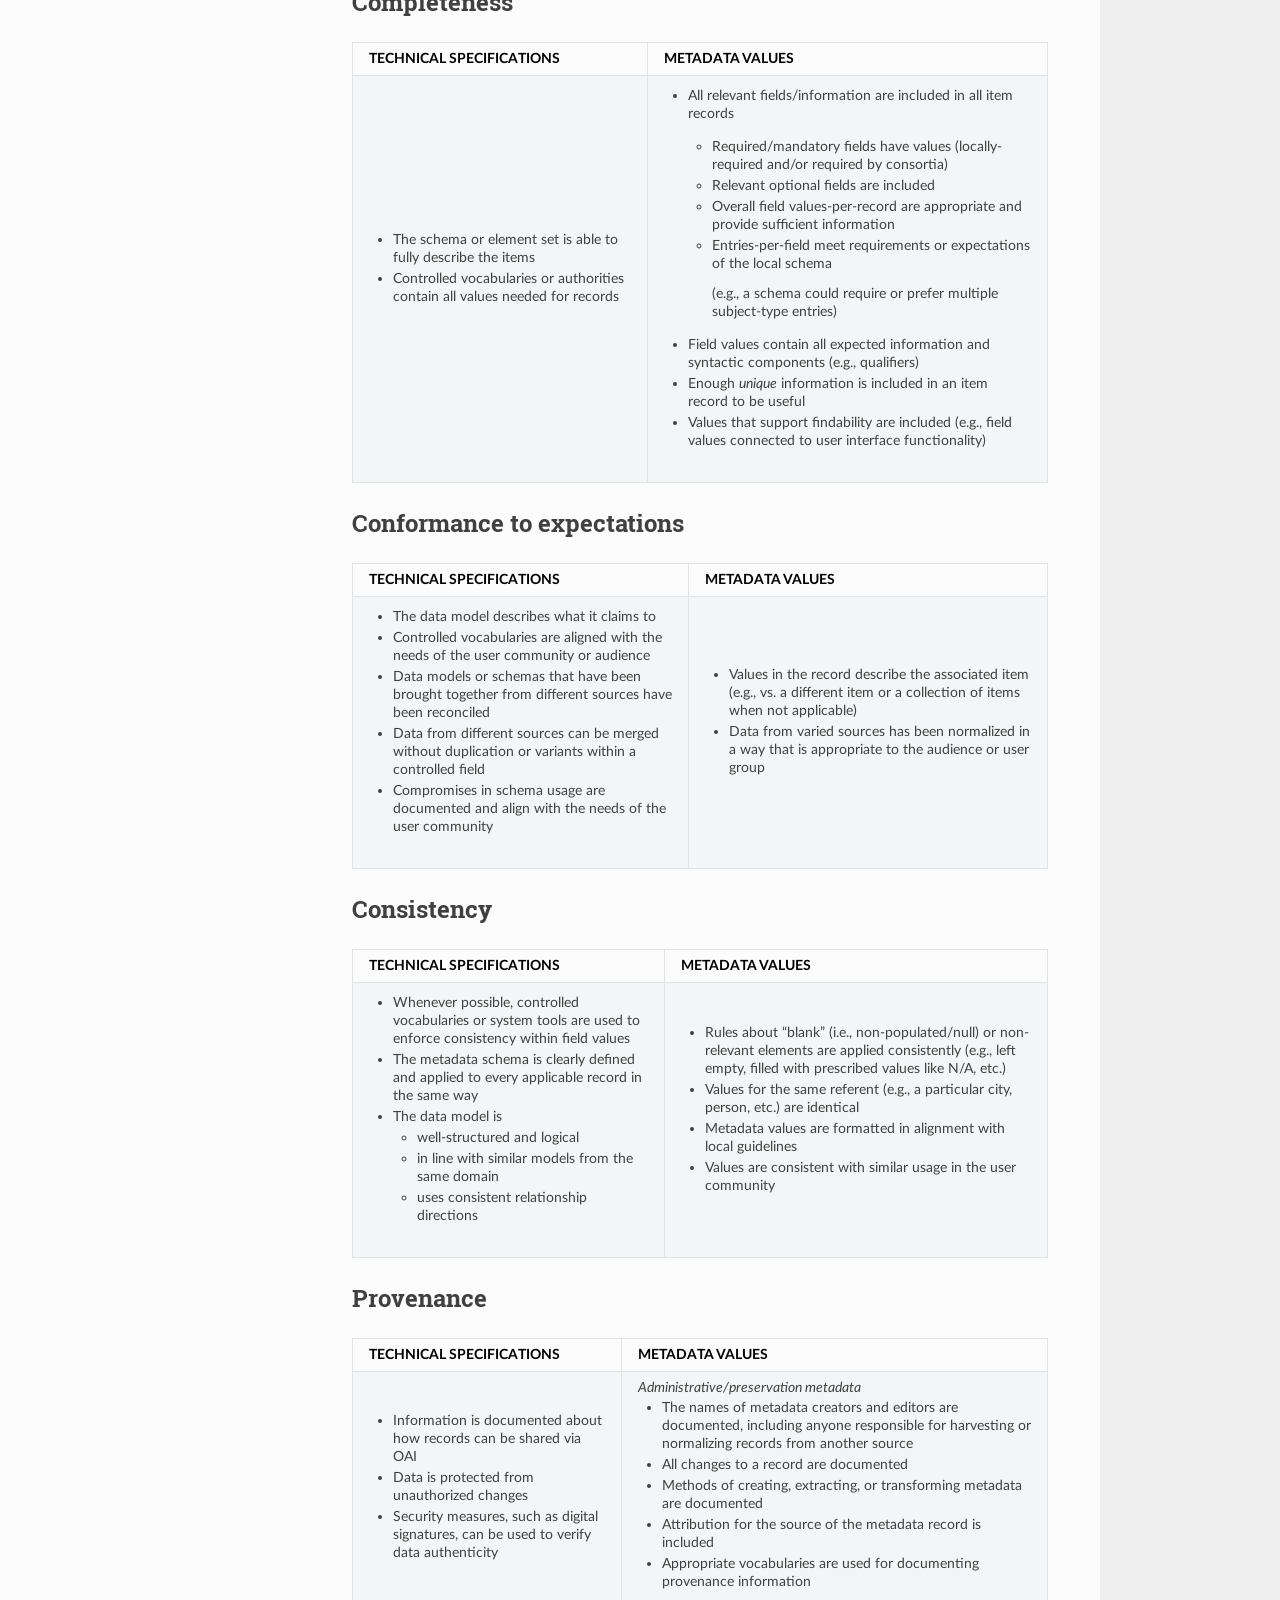
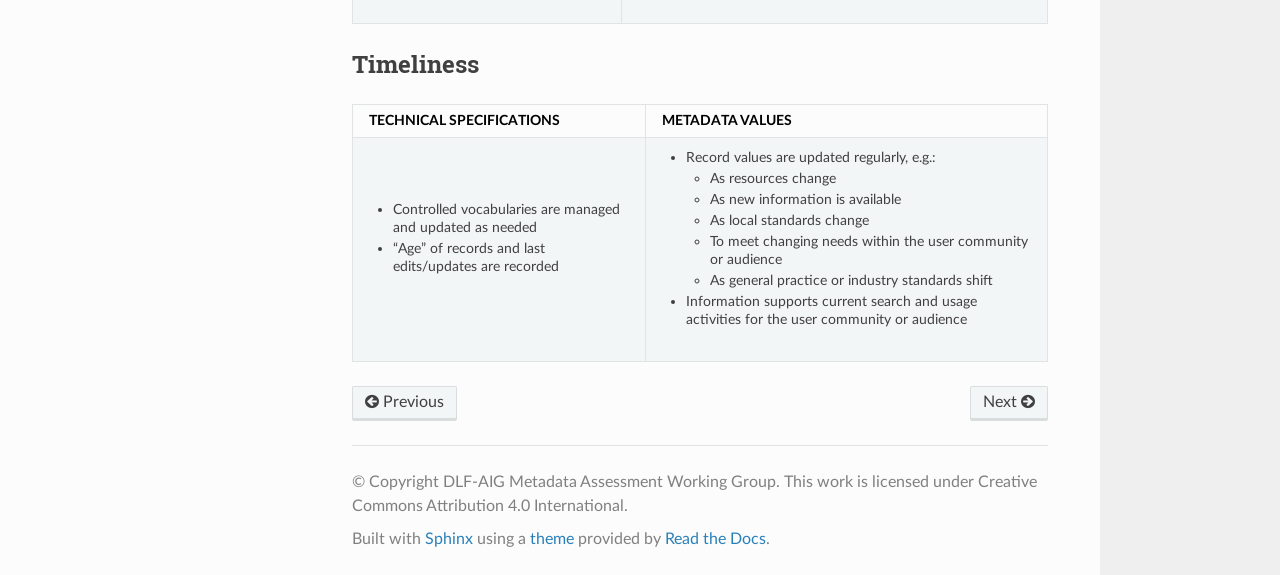
<file: quality-metrics.html>
<!DOCTYPE html>
<html class="writer-html5" lang="en" data-content_root="./">
<head>
  <meta charset="utf-8" /><meta name="viewport" content="width=device-width, initial-scale=1" />

  <meta name="viewport" content="width=device-width, initial-scale=1.0" />
  <title>Types of Quality Metrics &mdash; Metadata Quality Benchmarks 0.1 documentation</title>
      <link rel="stylesheet" type="text/css" href="_static/pygments.css?v=80d5e7a1" />
      <link rel="stylesheet" type="text/css" href="_static/css/theme.css?v=e59714d7" />
      <link rel="stylesheet" type="text/css" href="_static/css/custom.css?v=e2848512" />

  
      <script src="_static/jquery.js?v=5d32c60e"></script>
      <script src="_static/_sphinx_javascript_frameworks_compat.js?v=2cd50e6c"></script>
      <script src="_static/documentation_options.js?v=2709fde1"></script>
      <script src="_static/doctools.js?v=fd6eb6e6"></script>
      <script src="_static/sphinx_highlight.js?v=6ffebe34"></script>
    <script src="_static/js/theme.js"></script>
    <link rel="author" title="About these documents" href="about.html" />
    <link rel="index" title="Index" href="genindex.html" />
    <link rel="search" title="Search" href="search.html" />
    <link rel="next" title="Sources" href="citations.html" />
    <link rel="prev" title="Questions to Answer Before Benchmarking" href="starting-questions.html" /> 
</head>

<body class="wy-body-for-nav"> 
  <div class="wy-grid-for-nav">
    <nav data-toggle="wy-nav-shift" class="wy-nav-side">
      <div class="wy-side-scroll">
        <div class="wy-side-nav-search" >

          
          
          <a href="index.html" class="icon icon-home">
            Metadata Quality Benchmarks
          </a>
<div role="search">
  <form id="rtd-search-form" class="wy-form" action="search.html" method="get">
    <input type="text" name="q" placeholder="Search docs" aria-label="Search docs" />
    <input type="hidden" name="check_keywords" value="yes" />
    <input type="hidden" name="area" value="default" />
  </form>
</div>
        </div><div class="wy-menu wy-menu-vertical" data-spy="affix" role="navigation" aria-label="Navigation menu">
              <p class="caption" role="heading"><span class="caption-text">Metadata Benchmarks</span></p>
<ul>
<li class="toctree-l1"><a class="reference internal" href="benchmarks-summary.html">Summary Benchmarks</a></li>
<li class="toctree-l1"><a class="reference internal" href="benchmarks-full.html">Expanded Benchmarks</a></li>
</ul>
<p class="caption" role="heading"><span class="caption-text">Supplementary Documentation</span></p>
<ul class="current">
<li class="toctree-l1"><a class="reference internal" href="starting-questions.html">Questions to Answer Before Benchmarking</a></li>
<li class="toctree-l1 current"><a class="current reference internal" href="#">Types of Quality Metrics</a><ul>
<li class="toctree-l2"><a class="reference internal" href="#accessibility">Accessibility</a></li>
<li class="toctree-l2"><a class="reference internal" href="#accuracy">Accuracy</a></li>
<li class="toctree-l2"><a class="reference internal" href="#completeness">Completeness</a></li>
<li class="toctree-l2"><a class="reference internal" href="#conformance-to-expectations">Conformance to expectations</a></li>
<li class="toctree-l2"><a class="reference internal" href="#consistency">Consistency</a></li>
<li class="toctree-l2"><a class="reference internal" href="#provenance">Provenance</a></li>
<li class="toctree-l2"><a class="reference internal" href="#timeliness">Timeliness</a></li>
</ul>
</li>
<li class="toctree-l1"><a class="reference internal" href="citations.html">Sources</a></li>
</ul>
<p class="caption" role="heading"><span class="caption-text">About This Project</span></p>
<ul>
<li class="toctree-l1"><a class="reference internal" href="about.html">About the Documentation</a></li>
</ul>

        </div>
      </div>
    </nav>

    <section data-toggle="wy-nav-shift" class="wy-nav-content-wrap"><nav class="wy-nav-top" aria-label="Mobile navigation menu" >
          <i data-toggle="wy-nav-top" class="fa fa-bars"></i>
          <a href="index.html">Metadata Quality Benchmarks</a>
      </nav>

      <div class="wy-nav-content">
        <div class="rst-content">
          <div role="navigation" aria-label="Page navigation">
  <ul class="wy-breadcrumbs">
      <li><a href="index.html" class="icon icon-home" aria-label="Home"></a></li>
      <li class="breadcrumb-item active">Types of Quality Metrics</li>
      <li class="wy-breadcrumbs-aside">
            <a href="_sources/quality-metrics.rst.txt" rel="nofollow"> View page source</a>
      </li>
  </ul>
  <hr/>
</div>
          <div role="main" class="document" itemscope="itemscope" itemtype="http://schema.org/Article">
           <div itemprop="articleBody">
             
  <section id="types-of-quality-metrics">
<h1>Types of Quality Metrics<a class="headerlink" href="#types-of-quality-metrics" title="Link to this heading"></a></h1>
<p>This is a synthesis of possible criteria for quality metrics based on a wide array of frameworks and literature (see <a class="reference internal" href="citations.html"><span class="doc">citations</span></a>), organized roughly into the seven categories identified by the Bruce/Hillmann framework.  Individual criteria could be used to create measurable benchmarks depending on the priorities and technical capabilities of a specific digital collection/organization for “better-than-minimal” benchmarks.</p>
<p>Additionally, the scope of the metadata benchmarks focuses specifically on descriptive metadata values, but this list includes aspects contributing to overall quality, such as the role of data structures, sharability, technical maintenance and other components of digital collection description and maintenance.  However, note that technical specifications are still primarily within the context of descriptive metadata (e.g., may include technical criteria related to displaying values but not general UI/UX of digital libraries)</p>
<ul class="simple">
<li><p>Technical specifications: relate to system requirements, modeling, shareability, and other aspects outside of descriptive metadata values</p></li>
<li><p>Metadata values: applies to values in metadata fields, primarily descriptive metadata, unless otherwise noted</p></li>
</ul>
<section id="accessibility">
<h2>Accessibility<a class="headerlink" href="#accessibility" title="Link to this heading"></a></h2>
<table class="docutils align-default">
<thead>
<tr class="row-odd"><th class="head"><p>TECHNICAL SPECIFICATIONS</p></th>
<th class="head"><p>METADATA VALUES</p></th>
</tr>
</thead>
<tbody>
<tr class="row-even"><td><ul class="simple">
<li><p>The schema or element set describes the items in
a way that is understandable to its designated
communities</p></li>
<li><p>Infrastructure:</p>
<ul>
<li><p>has a stable source of access (e.g., a
service provider guarantee)</p></li>
<li><p>can be maintained with available local
resources (monetary, technical, personnel,
etc.)</p></li>
<li><p>is extensible to add features when needed</p></li>
</ul>
</li>
<li><p>Technical components for sharing metadata, such
as URIs and OAI endpoints, are stable and and
reliable</p></li>
<li><p>Metadata is clearly licensed – with machine-
and human-readable licenses – regarding
harvest, republishing, and other applicable uses</p></li>
<li><p>Metadata records are shareable, preferably as a
bulk download</p></li>
<li><p>Each metadata record has a unique, persistent
identifier</p></li>
<li><p>User displays have human-readable labels for
fields and for values represented with
machine-readable text (e.g., URIs)</p></li>
<li><p>Metadata is indexed and searchable</p></li>
</ul>
</td>
<td><ul class="simple">
<li><p>Values use terminology and a reading level that
is understandable and appropriate for the
audience or user community</p></li>
<li><p>Shortened data values – e.g., abbreviations,
acronyms, initialisms, etc. – include
definitions or fuller values for clarification</p></li>
</ul>
</td>
</tr>
</tbody>
</table>
</section>
<section id="accuracy">
<h2>Accuracy<a class="headerlink" href="#accuracy" title="Link to this heading"></a></h2>
<table class="docutils align-default">
<thead>
<tr class="row-odd"><th class="head"><p>TECHNICAL SPECIFICATIONS</p></th>
<th class="head"><p>METADATA VALUES</p></th>
</tr>
</thead>
<tbody>
<tr class="row-even"><td><ul class="simple">
<li><p>The schema or element set truthfully describes
the items</p>
<ul>
<li><p>Both properties and values are defined</p></li>
</ul>
</li>
<li><p>Any metadata creation, including  extraction,
migration, transformation, etc. results in
appropriate records according to the local
schema</p></li>
<li><p>Measures are in place for validation of:</p>
<ul>
<li><p>Record structure</p></li>
<li><p>Values (when applicable)</p></li>
<li><p>Schema properties</p></li>
</ul>
</li>
</ul>
</td>
<td><ul class="simple">
<li><p>All relevant fields/information are free of
formatting, spelling, and other kinds of
typographical errors that impact findability</p></li>
<li><p>“Noise” in elements is absent (e.g., tag
fragments)</p></li>
<li><p>Any default values are correct and appropriately
used</p></li>
</ul>
</td>
</tr>
</tbody>
</table>
</section>
<section id="completeness">
<h2>Completeness<a class="headerlink" href="#completeness" title="Link to this heading"></a></h2>
<table class="docutils align-default">
<thead>
<tr class="row-odd"><th class="head"><p>TECHNICAL SPECIFICATIONS</p></th>
<th class="head"><p>METADATA VALUES</p></th>
</tr>
</thead>
<tbody>
<tr class="row-even"><td><ul class="simple">
<li><p>The schema or element set is able to fully
describe the items</p></li>
<li><p>Controlled vocabularies or authorities contain
all values needed for records</p></li>
</ul>
</td>
<td><ul>
<li><p>All relevant fields/information are included in
all item records</p>
<ul>
<li><p>Required/mandatory fields have values
(locally-required and/or required by
consortia)</p></li>
<li><p>Relevant optional fields are included</p></li>
<li><p>Overall field values-per-record are
appropriate and provide sufficient
information</p></li>
<li><p>Entries-per-field meet requirements or
expectations of the local schema</p>
<p>(e.g., a schema could require or prefer
multiple subject-type entries)</p>
</li>
</ul>
</li>
<li><p>Field values contain all expected information
and syntactic components (e.g., qualifiers)</p></li>
<li><p>Enough <em>unique</em> information is included in an
item record to be useful</p></li>
<li><p>Values that support findability are included
(e.g., field values connected to user interface
functionality)</p></li>
</ul>
</td>
</tr>
</tbody>
</table>
</section>
<section id="conformance-to-expectations">
<h2>Conformance to expectations<a class="headerlink" href="#conformance-to-expectations" title="Link to this heading"></a></h2>
<table class="docutils align-default">
<thead>
<tr class="row-odd"><th class="head"><p>TECHNICAL SPECIFICATIONS</p></th>
<th class="head"><p>METADATA VALUES</p></th>
</tr>
</thead>
<tbody>
<tr class="row-even"><td><ul class="simple">
<li><p>The data model describes what it claims to</p></li>
<li><p>Controlled vocabularies are aligned with the
needs of the user community or audience</p></li>
<li><p>Data models or schemas that have been brought
together from different sources have been
reconciled</p></li>
<li><p>Data from different sources can be merged
without duplication or variants within a
controlled field</p></li>
<li><p>Compromises in schema usage are documented and
align with the needs of the user community</p></li>
</ul>
</td>
<td><ul class="simple">
<li><p>Values in the record describe the associated
item (e.g., vs. a different item or a collection
of items when not applicable)</p></li>
<li><p>Data from varied sources has been normalized in
a way that is appropriate to the audience or
user group</p></li>
</ul>
</td>
</tr>
</tbody>
</table>
</section>
<section id="consistency">
<h2>Consistency<a class="headerlink" href="#consistency" title="Link to this heading"></a></h2>
<table class="docutils align-default">
<thead>
<tr class="row-odd"><th class="head"><p>TECHNICAL SPECIFICATIONS</p></th>
<th class="head"><p>METADATA VALUES</p></th>
</tr>
</thead>
<tbody>
<tr class="row-even"><td><ul class="simple">
<li><p>Whenever possible, controlled vocabularies or
system tools are used to enforce consistency
within field values</p></li>
<li><p>The metadata schema is clearly defined and
applied to every applicable record in the same
way</p></li>
<li><p>The data model is</p>
<ul>
<li><p>well-structured and logical</p></li>
<li><p>in line with similar models from the same
domain</p></li>
<li><p>uses consistent relationship directions</p></li>
</ul>
</li>
</ul>
</td>
<td><ul class="simple">
<li><p>Rules about “blank” (i.e., non-populated/null)
or non-relevant elements are applied
consistently (e.g., left empty, filled with
prescribed values like N/A, etc.)</p></li>
<li><p>Values for the same referent (e.g., a particular
city, person, etc.) are identical</p></li>
<li><p>Metadata values are formatted in alignment with
local guidelines</p></li>
<li><p>Values are consistent with similar usage in the
user community</p></li>
</ul>
</td>
</tr>
</tbody>
</table>
</section>
<section id="provenance">
<h2>Provenance<a class="headerlink" href="#provenance" title="Link to this heading"></a></h2>
<table class="docutils align-default">
<thead>
<tr class="row-odd"><th class="head"><p>TECHNICAL SPECIFICATIONS</p></th>
<th class="head"><p>METADATA VALUES</p></th>
</tr>
</thead>
<tbody>
<tr class="row-even"><td><ul class="simple">
<li><p>Information is documented about how records can
be shared via OAI</p></li>
<li><p>Data is protected from unauthorized changes</p></li>
<li><p>Security measures, such as digital signatures,
can be used to verify data authenticity</p></li>
</ul>
</td>
<td><p><em>Administrative/preservation metadata</em></p>
<ul class="simple">
<li><p>The names of metadata creators and editors are
documented, including anyone responsible for
harvesting or normalizing records from another
source</p></li>
<li><p>All changes to a record are documented</p></li>
<li><p>Methods of creating, extracting, or transforming
metadata are documented</p></li>
<li><p>Attribution for the source of the metadata
record is included</p></li>
<li><p>Appropriate vocabularies are used for
documenting provenance information</p></li>
</ul>
</td>
</tr>
</tbody>
</table>
</section>
<section id="timeliness">
<h2>Timeliness<a class="headerlink" href="#timeliness" title="Link to this heading"></a></h2>
<table class="docutils align-default">
<thead>
<tr class="row-odd"><th class="head"><p>TECHNICAL SPECIFICATIONS</p></th>
<th class="head"><p>METADATA VALUES</p></th>
</tr>
</thead>
<tbody>
<tr class="row-even"><td><ul class="simple">
<li><p>Controlled vocabularies are managed and updated
as needed</p></li>
<li><p>“Age” of records and last edits/updates are
recorded</p></li>
</ul>
</td>
<td><ul class="simple">
<li><p>Record values are updated regularly, e.g.:</p>
<ul>
<li><p>As resources change</p></li>
<li><p>As new information is available</p></li>
<li><p>As local standards change</p></li>
<li><p>To meet changing needs within the user
community or audience</p></li>
<li><p>As general practice or industry standards
shift</p></li>
</ul>
</li>
<li><p>Information supports current search and
usage activities for the user community or
audience</p></li>
</ul>
</td>
</tr>
</tbody>
</table>
</section>
</section>


           </div>
          </div>
          <footer><div class="rst-footer-buttons" role="navigation" aria-label="Footer">
        <a href="starting-questions.html" class="btn btn-neutral float-left" title="Questions to Answer Before Benchmarking" accesskey="p" rel="prev"><span class="fa fa-arrow-circle-left" aria-hidden="true"></span> Previous</a>
        <a href="citations.html" class="btn btn-neutral float-right" title="Sources" accesskey="n" rel="next">Next <span class="fa fa-arrow-circle-right" aria-hidden="true"></span></a>
    </div>

  <hr/>

  <div role="contentinfo">
    <p>&#169; Copyright DLF-AIG Metadata Assessment Working Group.  This work is licensed under Creative Commons Attribution 4.0 International.</p>
  </div>

  Built with <a href="https://www.sphinx-doc.org/">Sphinx</a> using a
    <a href="https://github.com/readthedocs/sphinx_rtd_theme">theme</a>
    provided by <a href="https://readthedocs.org">Read the Docs</a>.
   

</footer>
        </div>
      </div>
    </section>
  </div>
  <script>
      jQuery(function () {
          SphinxRtdTheme.Navigation.enable(true);
      });
  </script> 

</body>
</html>
</file>
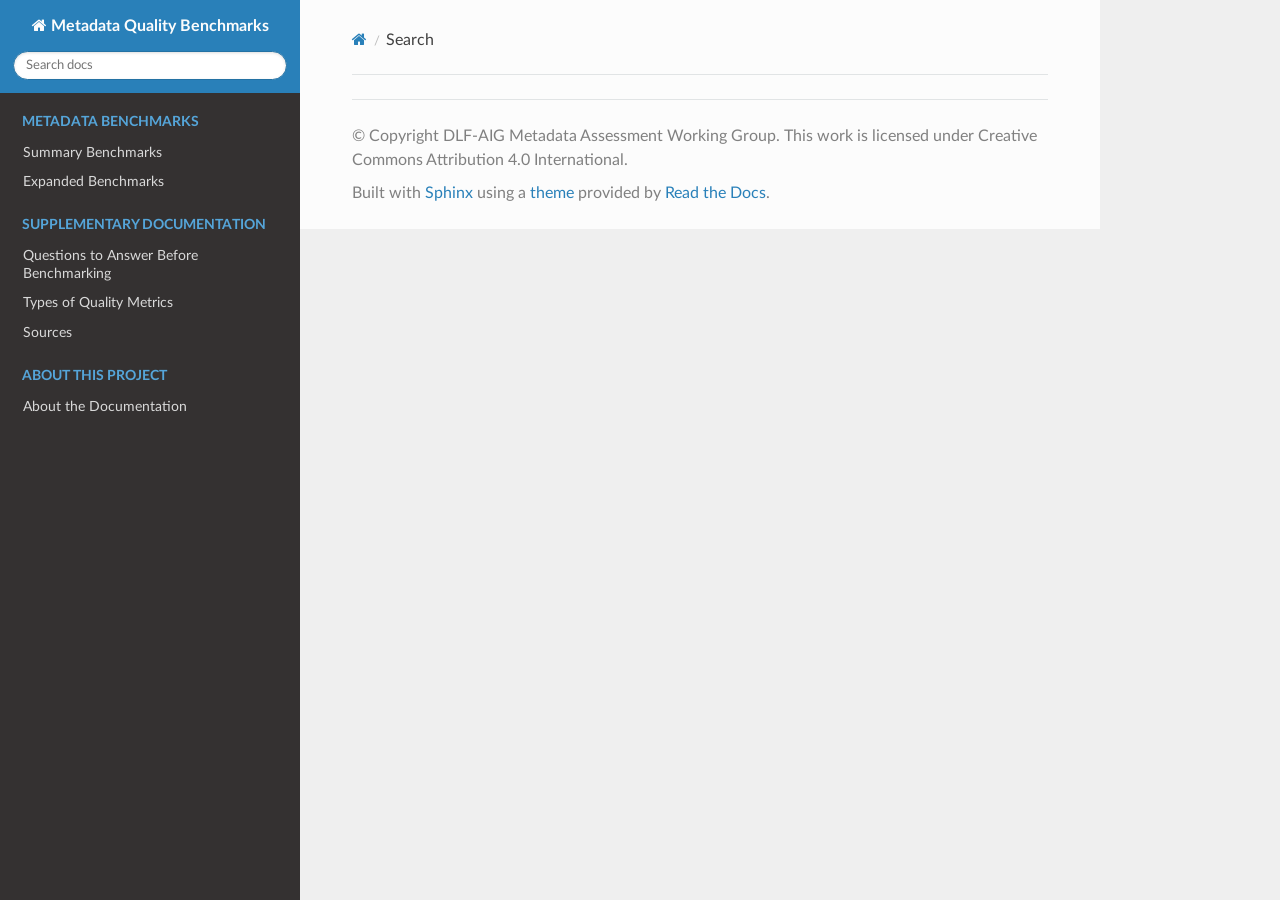
<file: search.html>
<!DOCTYPE html>
<html class="writer-html5" lang="en" data-content_root="./">
<head>
  <meta charset="utf-8" />
  <meta name="viewport" content="width=device-width, initial-scale=1.0" />
  <title>Search &mdash; Metadata Quality Benchmarks 0.1 documentation</title>
      <link rel="stylesheet" type="text/css" href="_static/pygments.css?v=80d5e7a1" />
      <link rel="stylesheet" type="text/css" href="_static/css/theme.css?v=e59714d7" />
      <link rel="stylesheet" type="text/css" href="_static/css/custom.css?v=e2848512" />

  
    
      <script src="_static/jquery.js?v=5d32c60e"></script>
      <script src="_static/_sphinx_javascript_frameworks_compat.js?v=2cd50e6c"></script>
      <script src="_static/documentation_options.js?v=2709fde1"></script>
      <script src="_static/doctools.js?v=fd6eb6e6"></script>
      <script src="_static/sphinx_highlight.js?v=6ffebe34"></script>
    <script src="_static/js/theme.js"></script>
    <script src="_static/searchtools.js"></script>
    <script src="_static/language_data.js"></script>
    <link rel="author" title="About these documents" href="about.html" />
    <link rel="index" title="Index" href="genindex.html" />
    <link rel="search" title="Search" href="#" /> 
</head>

<body class="wy-body-for-nav"> 
  <div class="wy-grid-for-nav">
    <nav data-toggle="wy-nav-shift" class="wy-nav-side">
      <div class="wy-side-scroll">
        <div class="wy-side-nav-search" >

          
          
          <a href="index.html" class="icon icon-home">
            Metadata Quality Benchmarks
          </a>
<div role="search">
  <form id="rtd-search-form" class="wy-form" action="#" method="get">
    <input type="text" name="q" placeholder="Search docs" aria-label="Search docs" />
    <input type="hidden" name="check_keywords" value="yes" />
    <input type="hidden" name="area" value="default" />
  </form>
</div>
        </div><div class="wy-menu wy-menu-vertical" data-spy="affix" role="navigation" aria-label="Navigation menu">
              <p class="caption" role="heading"><span class="caption-text">Metadata Benchmarks</span></p>
<ul>
<li class="toctree-l1"><a class="reference internal" href="benchmarks-summary.html">Summary Benchmarks</a></li>
<li class="toctree-l1"><a class="reference internal" href="benchmarks-full.html">Expanded Benchmarks</a></li>
</ul>
<p class="caption" role="heading"><span class="caption-text">Supplementary Documentation</span></p>
<ul>
<li class="toctree-l1"><a class="reference internal" href="starting-questions.html">Questions to Answer Before Benchmarking</a></li>
<li class="toctree-l1"><a class="reference internal" href="quality-metrics.html">Types of Quality Metrics</a></li>
<li class="toctree-l1"><a class="reference internal" href="citations.html">Sources</a></li>
</ul>
<p class="caption" role="heading"><span class="caption-text">About This Project</span></p>
<ul>
<li class="toctree-l1"><a class="reference internal" href="about.html">About the Documentation</a></li>
</ul>

        </div>
      </div>
    </nav>

    <section data-toggle="wy-nav-shift" class="wy-nav-content-wrap"><nav class="wy-nav-top" aria-label="Mobile navigation menu" >
          <i data-toggle="wy-nav-top" class="fa fa-bars"></i>
          <a href="index.html">Metadata Quality Benchmarks</a>
      </nav>

      <div class="wy-nav-content">
        <div class="rst-content">
          <div role="navigation" aria-label="Page navigation">
  <ul class="wy-breadcrumbs">
      <li><a href="index.html" class="icon icon-home" aria-label="Home"></a></li>
      <li class="breadcrumb-item active">Search</li>
      <li class="wy-breadcrumbs-aside">
      </li>
  </ul>
  <hr/>
</div>
          <div role="main" class="document" itemscope="itemscope" itemtype="http://schema.org/Article">
           <div itemprop="articleBody">
             
  <noscript>
  <div id="fallback" class="admonition warning">
    <p class="last">
      Please activate JavaScript to enable the search functionality.
    </p>
  </div>
  </noscript>

  
  <div id="search-results">
  
  </div>

           </div>
          </div>
          <footer>

  <hr/>

  <div role="contentinfo">
    <p>&#169; Copyright DLF-AIG Metadata Assessment Working Group.  This work is licensed under Creative Commons Attribution 4.0 International.</p>
  </div>

  Built with <a href="https://www.sphinx-doc.org/">Sphinx</a> using a
    <a href="https://github.com/readthedocs/sphinx_rtd_theme">theme</a>
    provided by <a href="https://readthedocs.org">Read the Docs</a>.
   

</footer>
        </div>
      </div>
    </section>
  </div>
  <script>
      jQuery(function () {
          SphinxRtdTheme.Navigation.enable(true);
      });
  </script>
  <script>
    jQuery(function() { Search.loadIndex("searchindex.js"); });
  </script>
  
  <script id="searchindexloader"></script>
   


</body>
</html>
</file>
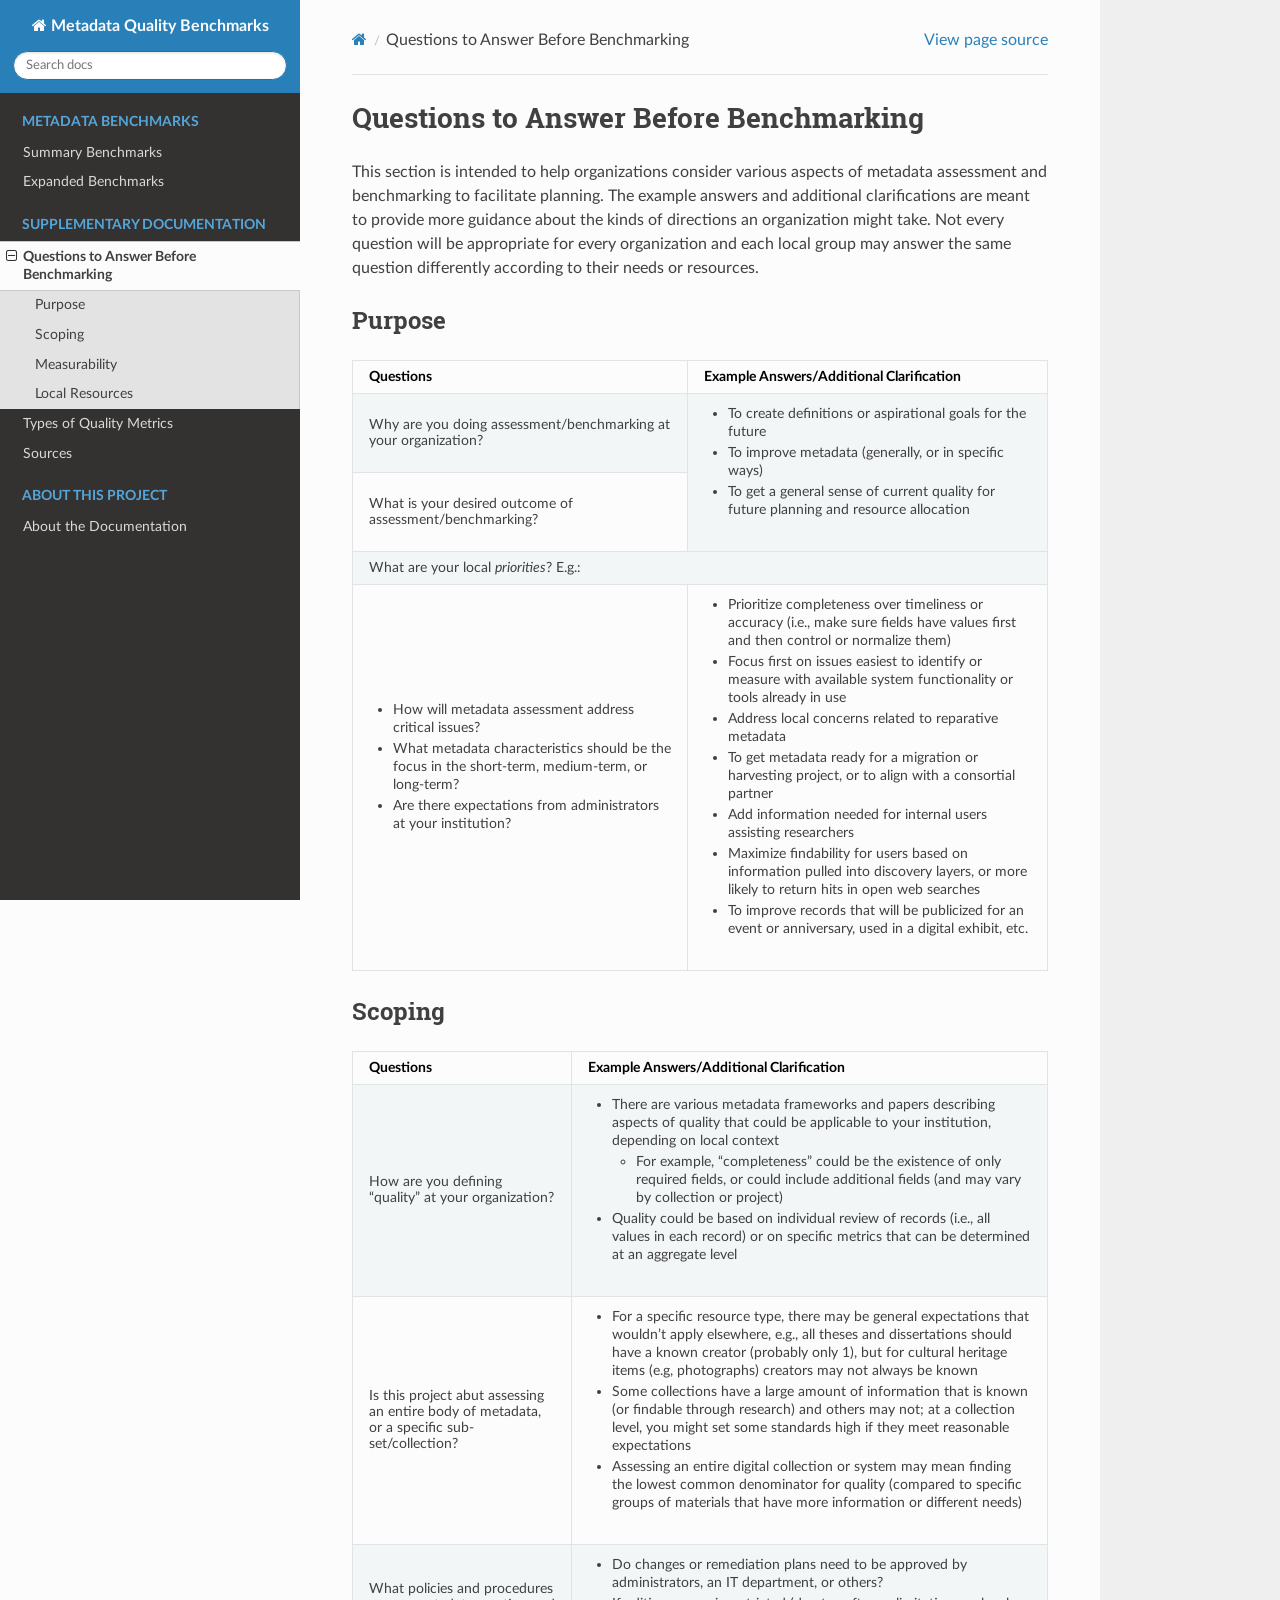
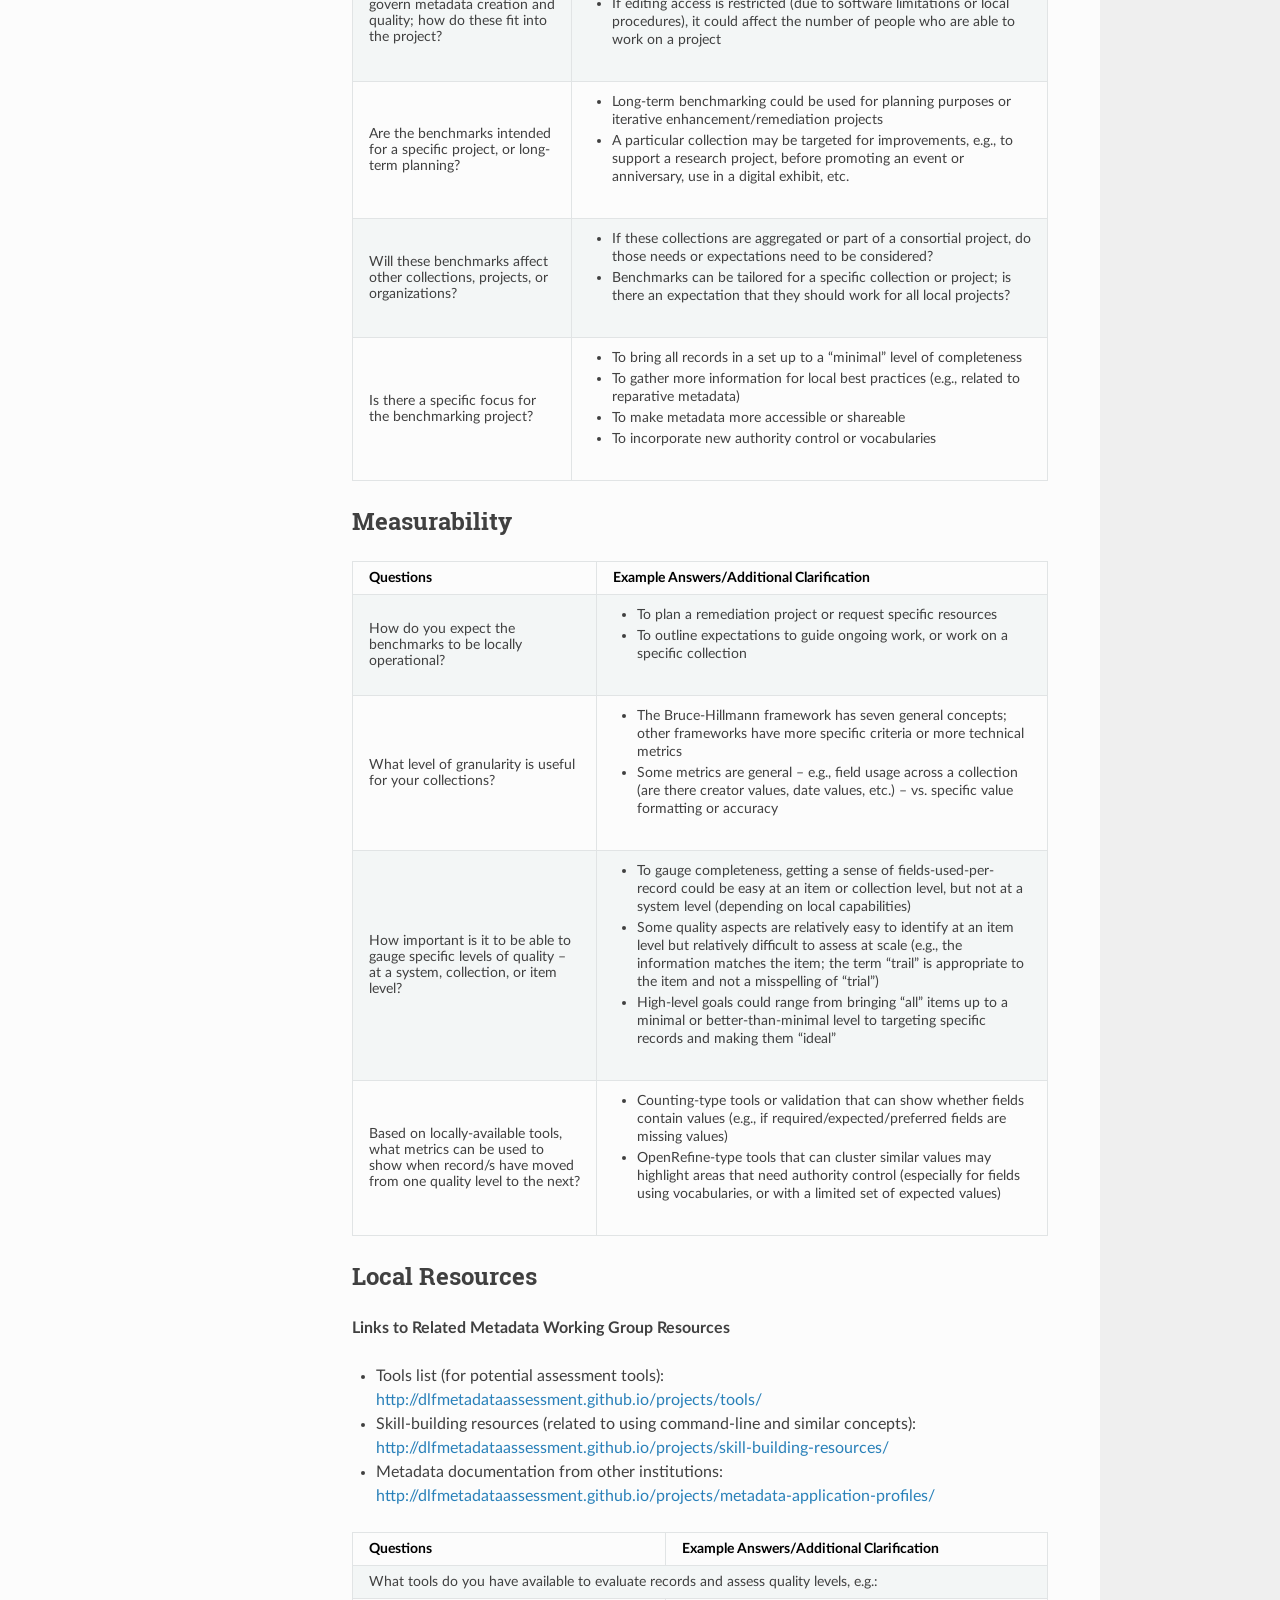
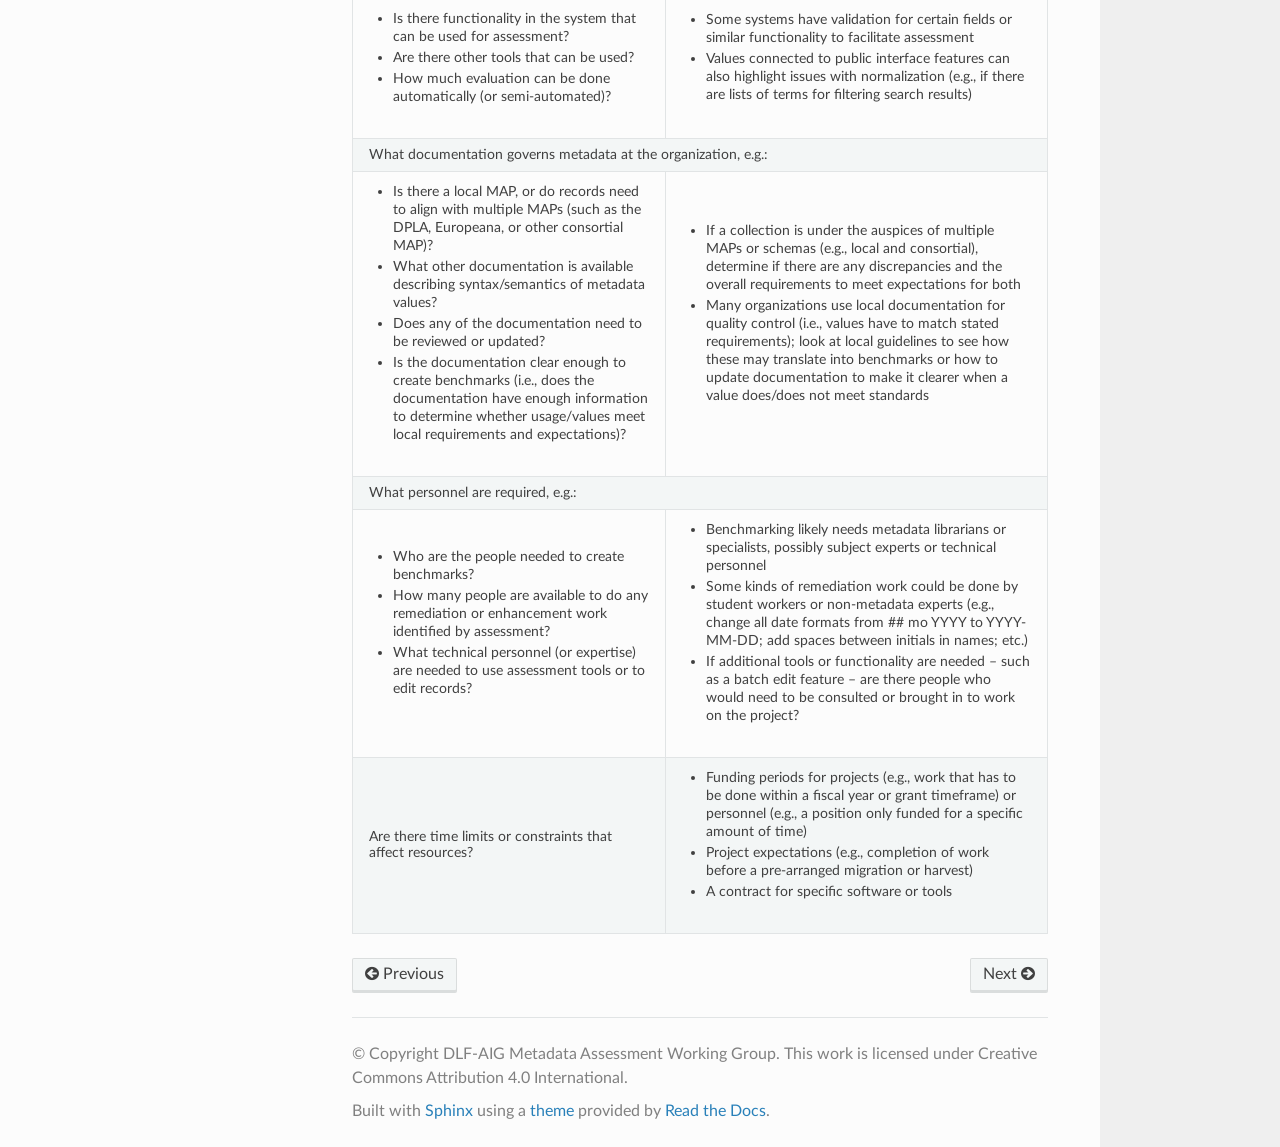
<file: starting-questions.html>
<!DOCTYPE html>
<html class="writer-html5" lang="en" data-content_root="./">
<head>
  <meta charset="utf-8" /><meta name="viewport" content="width=device-width, initial-scale=1" />

  <meta name="viewport" content="width=device-width, initial-scale=1.0" />
  <title>Questions to Answer Before Benchmarking &mdash; Metadata Quality Benchmarks 0.1 documentation</title>
      <link rel="stylesheet" type="text/css" href="_static/pygments.css?v=80d5e7a1" />
      <link rel="stylesheet" type="text/css" href="_static/css/theme.css?v=e59714d7" />
      <link rel="stylesheet" type="text/css" href="_static/css/custom.css?v=e2848512" />

  
      <script src="_static/jquery.js?v=5d32c60e"></script>
      <script src="_static/_sphinx_javascript_frameworks_compat.js?v=2cd50e6c"></script>
      <script src="_static/documentation_options.js?v=2709fde1"></script>
      <script src="_static/doctools.js?v=fd6eb6e6"></script>
      <script src="_static/sphinx_highlight.js?v=6ffebe34"></script>
    <script src="_static/js/theme.js"></script>
    <link rel="author" title="About these documents" href="about.html" />
    <link rel="index" title="Index" href="genindex.html" />
    <link rel="search" title="Search" href="search.html" />
    <link rel="next" title="Types of Quality Metrics" href="quality-metrics.html" />
    <link rel="prev" title="Expanded Benchmarks" href="benchmarks-full.html" /> 
</head>

<body class="wy-body-for-nav"> 
  <div class="wy-grid-for-nav">
    <nav data-toggle="wy-nav-shift" class="wy-nav-side">
      <div class="wy-side-scroll">
        <div class="wy-side-nav-search" >

          
          
          <a href="index.html" class="icon icon-home">
            Metadata Quality Benchmarks
          </a>
<div role="search">
  <form id="rtd-search-form" class="wy-form" action="search.html" method="get">
    <input type="text" name="q" placeholder="Search docs" aria-label="Search docs" />
    <input type="hidden" name="check_keywords" value="yes" />
    <input type="hidden" name="area" value="default" />
  </form>
</div>
        </div><div class="wy-menu wy-menu-vertical" data-spy="affix" role="navigation" aria-label="Navigation menu">
              <p class="caption" role="heading"><span class="caption-text">Metadata Benchmarks</span></p>
<ul>
<li class="toctree-l1"><a class="reference internal" href="benchmarks-summary.html">Summary Benchmarks</a></li>
<li class="toctree-l1"><a class="reference internal" href="benchmarks-full.html">Expanded Benchmarks</a></li>
</ul>
<p class="caption" role="heading"><span class="caption-text">Supplementary Documentation</span></p>
<ul class="current">
<li class="toctree-l1 current"><a class="current reference internal" href="#">Questions to Answer Before Benchmarking</a><ul>
<li class="toctree-l2"><a class="reference internal" href="#purpose">Purpose</a></li>
<li class="toctree-l2"><a class="reference internal" href="#scoping">Scoping</a></li>
<li class="toctree-l2"><a class="reference internal" href="#measurability">Measurability</a></li>
<li class="toctree-l2"><a class="reference internal" href="#local-resources">Local Resources</a></li>
</ul>
</li>
<li class="toctree-l1"><a class="reference internal" href="quality-metrics.html">Types of Quality Metrics</a></li>
<li class="toctree-l1"><a class="reference internal" href="citations.html">Sources</a></li>
</ul>
<p class="caption" role="heading"><span class="caption-text">About This Project</span></p>
<ul>
<li class="toctree-l1"><a class="reference internal" href="about.html">About the Documentation</a></li>
</ul>

        </div>
      </div>
    </nav>

    <section data-toggle="wy-nav-shift" class="wy-nav-content-wrap"><nav class="wy-nav-top" aria-label="Mobile navigation menu" >
          <i data-toggle="wy-nav-top" class="fa fa-bars"></i>
          <a href="index.html">Metadata Quality Benchmarks</a>
      </nav>

      <div class="wy-nav-content">
        <div class="rst-content">
          <div role="navigation" aria-label="Page navigation">
  <ul class="wy-breadcrumbs">
      <li><a href="index.html" class="icon icon-home" aria-label="Home"></a></li>
      <li class="breadcrumb-item active">Questions to Answer Before Benchmarking</li>
      <li class="wy-breadcrumbs-aside">
            <a href="_sources/starting-questions.rst.txt" rel="nofollow"> View page source</a>
      </li>
  </ul>
  <hr/>
</div>
          <div role="main" class="document" itemscope="itemscope" itemtype="http://schema.org/Article">
           <div itemprop="articleBody">
             
  <section id="questions-to-answer-before-benchmarking">
<h1>Questions to Answer Before Benchmarking<a class="headerlink" href="#questions-to-answer-before-benchmarking" title="Link to this heading"></a></h1>
<p>This section is intended to help organizations consider various aspects of metadata assessment and benchmarking to facilitate planning.  The example answers and additional clarifications are meant to provide more guidance about the kinds of directions an organization might take.  Not every question will be appropriate for every organization and each local group may answer the same question differently according to their needs or resources.</p>
<section id="purpose">
<h2>Purpose<a class="headerlink" href="#purpose" title="Link to this heading"></a></h2>
<table class="docutils align-default">
<thead>
<tr class="row-odd"><th class="head"><p>Questions</p></th>
<th class="head"><p>Example Answers/Additional Clarification</p></th>
</tr>
</thead>
<tbody>
<tr class="row-even"><td><p>Why are you doing assessment/benchmarking at your organization?</p></td>
<td rowspan="2"><ul class="simple">
<li><p>To create definitions or aspirational goals for the future</p></li>
<li><p>To improve metadata (generally, or in specific ways)</p></li>
<li><p>To get a general sense of current quality for future planning and resource
allocation</p></li>
</ul>
</td>
</tr>
<tr class="row-odd"><td><p>What is your desired outcome of assessment/benchmarking?</p></td>
</tr>
<tr class="row-even"><td colspan="2"><p>What are your local <em>priorities</em>?  E.g.:</p></td>
</tr>
<tr class="row-odd"><td><ul class="simple">
<li><p>How will metadata assessment address critical issues?</p></li>
<li><p>What metadata characteristics should be the focus in the short-term,
medium-term, or long-term?</p></li>
<li><p>Are there expectations from administrators at your institution?</p></li>
</ul>
</td>
<td><ul class="simple">
<li><p>Prioritize completeness over timeliness or accuracy (i.e., make sure fields
have values first and then control or normalize them)</p></li>
<li><p>Focus first on issues easiest to identify or measure with available system
functionality or tools already in use</p></li>
<li><p>Address local concerns related to reparative metadata</p></li>
<li><p>To get metadata ready for a migration or harvesting project, or to align
with a consortial partner</p></li>
<li><p>Add information needed for internal users assisting researchers</p></li>
<li><p>Maximize findability for users based on information pulled into discovery
layers, or more likely to return hits in open web searches</p></li>
<li><p>To improve records that will be publicized for an event or anniversary, used
in a digital exhibit, etc.</p></li>
</ul>
</td>
</tr>
</tbody>
</table>
</section>
<section id="scoping">
<h2>Scoping<a class="headerlink" href="#scoping" title="Link to this heading"></a></h2>
<table class="docutils align-default">
<thead>
<tr class="row-odd"><th class="head"><p>Questions</p></th>
<th class="head"><p>Example Answers/Additional Clarification</p></th>
</tr>
</thead>
<tbody>
<tr class="row-even"><td><p>How are you defining “quality” at your organization?</p></td>
<td><ul class="simple">
<li><p>There are various metadata frameworks and papers describing aspects of
quality that could be applicable to your institution, depending on local
context</p>
<ul>
<li><p>For example, “completeness” could be the existence of only required
fields, or could include additional fields (and may vary by collection
or project)</p></li>
</ul>
</li>
<li><p>Quality could be based on individual review of records (i.e., all values in
each record) or on specific metrics that can be determined at an aggregate
level</p></li>
</ul>
</td>
</tr>
<tr class="row-odd"><td><p>Is this project abut assessing an entire body of metadata, or a specific
sub-set/collection?</p></td>
<td><ul class="simple">
<li><p>For a specific resource type, there may be general expectations that
wouldn’t apply elsewhere, e.g., all theses and dissertations should have a
known creator (probably only 1), but for cultural heritage items (e.g,
photographs) creators may not always be known</p></li>
<li><p>Some collections have a large amount of information that is known (or
findable through research) and others may not; at a collection level, you
might set some standards high if they meet reasonable expectations</p></li>
<li><p>Assessing an entire digital collection or system may mean finding the lowest
common denominator for quality (compared to specific groups of materials
that have more information or different needs)</p></li>
</ul>
</td>
</tr>
<tr class="row-even"><td><p>What policies and procedures govern metadata creation and quality; how do these fit
into the project?</p></td>
<td><ul class="simple">
<li><p>Do changes or remediation plans need to be approved by administrators, an IT
department, or others?</p></li>
<li><p>If editing access is restricted (due to software limitations or local
procedures), it could affect the number of people who are able to work on a
project</p></li>
</ul>
</td>
</tr>
<tr class="row-odd"><td><p>Are the benchmarks intended for a specific project, or long-term planning?</p></td>
<td><ul class="simple">
<li><p>Long-term benchmarking could be used for planning purposes or iterative
enhancement/remediation projects</p></li>
<li><p>A particular collection may be targeted for improvements, e.g., to support a
research project, before promoting an event or anniversary, use in a digital
exhibit, etc.</p></li>
</ul>
</td>
</tr>
<tr class="row-even"><td><p>Will these benchmarks affect other collections, projects, or organizations?</p></td>
<td><ul class="simple">
<li><p>If these collections are aggregated or part of a consortial project, do
those needs or expectations need to be considered?</p></li>
<li><p>Benchmarks can be tailored for a specific collection or project; is there an
expectation that they should work for all local projects?</p></li>
</ul>
</td>
</tr>
<tr class="row-odd"><td><p>Is there a specific focus for the benchmarking project?</p></td>
<td><ul class="simple">
<li><p>To bring all records in a set up to a “minimal” level of completeness</p></li>
<li><p>To gather more information for local best practices (e.g., related to
reparative metadata)</p></li>
<li><p>To make metadata more accessible or shareable</p></li>
<li><p>To incorporate new authority control or vocabularies</p></li>
</ul>
</td>
</tr>
</tbody>
</table>
</section>
<section id="measurability">
<h2>Measurability<a class="headerlink" href="#measurability" title="Link to this heading"></a></h2>
<table class="docutils align-default">
<thead>
<tr class="row-odd"><th class="head"><p>Questions</p></th>
<th class="head"><p>Example Answers/Additional Clarification</p></th>
</tr>
</thead>
<tbody>
<tr class="row-even"><td><p>How do you expect the benchmarks to be locally operational?</p></td>
<td><ul class="simple">
<li><p>To plan a remediation project or request specific resources</p></li>
<li><p>To outline expectations to guide ongoing work, or work on a specific
collection</p></li>
</ul>
</td>
</tr>
<tr class="row-odd"><td><p>What level of granularity is useful for your collections?</p></td>
<td><ul class="simple">
<li><p>The Bruce-Hillmann framework has seven general concepts; other frameworks
have more specific criteria or more technical metrics</p></li>
<li><p>Some metrics are general – e.g., field usage across a collection (are there
creator values, date values, etc.) – vs. specific value formatting or
accuracy</p></li>
</ul>
</td>
</tr>
<tr class="row-even"><td><p>How important is it to be able to gauge specific levels of quality – at a system,
collection, or item level?</p></td>
<td><ul class="simple">
<li><p>To gauge completeness, getting a sense of fields-used-per-record could be
easy at an item or collection level, but not at a system level (depending on
local capabilities)</p></li>
<li><p>Some quality aspects are relatively easy to identify at an item level but
relatively difficult to assess at scale (e.g., the information matches the
item; the term “trail” is appropriate to the item and not a misspelling of
“trial”)</p></li>
<li><p>High-level goals could range from bringing “all” items up to a minimal or
better-than-minimal level to targeting specific records and making them
“ideal”</p></li>
</ul>
</td>
</tr>
<tr class="row-odd"><td><p>Based on locally-available tools, what metrics can be used to show when record/s
have moved from one quality level to the next?</p></td>
<td><ul class="simple">
<li><p>Counting-type tools or validation that can show whether fields contain
values (e.g., if required/expected/preferred fields are missing values)</p></li>
<li><p>OpenRefine-type tools that can cluster similar values may highlight areas
that need authority control (especially for fields using vocabularies, or
with a limited set of expected values)</p></li>
</ul>
</td>
</tr>
</tbody>
</table>
</section>
<section id="local-resources">
<h2>Local Resources<a class="headerlink" href="#local-resources" title="Link to this heading"></a></h2>
<p><strong>Links to Related Metadata Working Group Resources</strong></p>
<ul class="simple">
<li><p>Tools list (for potential assessment tools): <a class="reference external" href="http://dlfmetadataassessment.github.io/projects/tools/">http://dlfmetadataassessment.github.io/projects/tools/</a></p></li>
<li><p>Skill-building resources (related to using command-line and similar concepts): <a class="reference external" href="http://dlfmetadataassessment.github.io/projects/skill-building-resources/">http://dlfmetadataassessment.github.io/projects/skill-building-resources/</a></p></li>
<li><p>Metadata documentation from other institutions: <a class="reference external" href="http://dlfmetadataassessment.github.io/projects/metadata-application-profiles/">http://dlfmetadataassessment.github.io/projects/metadata-application-profiles/</a></p></li>
</ul>
<table class="docutils align-default">
<thead>
<tr class="row-odd"><th class="head"><p>Questions</p></th>
<th class="head"><p>Example Answers/Additional Clarification</p></th>
</tr>
</thead>
<tbody>
<tr class="row-even"><td colspan="2"><p>What tools do you have available to evaluate records and assess quality levels, e.g.:</p></td>
</tr>
<tr class="row-odd"><td><ul class="simple">
<li><p>Is there functionality in the system that can be used for assessment?</p></li>
<li><p>Are there other tools that can be used?</p></li>
<li><p>How much evaluation can be done automatically (or semi-automated)?</p></li>
</ul>
</td>
<td><ul class="simple">
<li><p>Some systems have validation for certain fields or similar functionality to
facilitate assessment</p></li>
<li><p>Values connected to public interface features can also highlight issues with
normalization (e.g., if there are lists of terms for filtering search
results)</p></li>
</ul>
</td>
</tr>
<tr class="row-even"><td colspan="2"><p>What documentation governs metadata at the organization, e.g.:</p></td>
</tr>
<tr class="row-odd"><td><ul class="simple">
<li><p>Is there a local MAP, or do records need to align with  multiple MAPs (such
as the DPLA, Europeana, or other consortial MAP)?</p></li>
<li><p>What other documentation is available describing syntax/semantics of
metadata values?</p></li>
<li><p>Does any of the documentation need to be reviewed or updated?</p></li>
<li><p>Is the documentation clear enough to create benchmarks (i.e., does the
documentation have enough information to determine whether usage/values meet
local requirements and expectations)?</p></li>
</ul>
</td>
<td><ul class="simple">
<li><p>If a collection is under the auspices of multiple MAPs or schemas (e.g.,
local and consortial), determine if there are any discrepancies and the
overall requirements to meet expectations for both</p></li>
<li><p>Many organizations use local documentation for quality control (i.e., values
have to match stated requirements); look at local guidelines to see how
these may translate into benchmarks or how to update documentation to make
it clearer when a value does/does not meet standards</p></li>
</ul>
</td>
</tr>
<tr class="row-even"><td colspan="2"><p>What personnel are required, e.g.:</p></td>
</tr>
<tr class="row-odd"><td><ul class="simple">
<li><p>Who are the people needed to create benchmarks?</p></li>
<li><p>How many people are available to do any remediation or enhancement work
identified by assessment?</p></li>
<li><p>What technical personnel (or expertise) are needed to use assessment tools
or to edit records?</p></li>
</ul>
</td>
<td><ul class="simple">
<li><p>Benchmarking likely needs metadata librarians or specialists, possibly
subject experts or technical personnel</p></li>
<li><p>Some kinds of remediation work could be done by student workers or
non-metadata experts (e.g., change all date formats from ## mo YYYY to
YYYY-MM-DD; add spaces between initials in names; etc.)</p></li>
<li><p>If additional tools or functionality are needed – such as a batch edit
feature – are there people who would need to be consulted or brought in to
work on the project?</p></li>
</ul>
</td>
</tr>
<tr class="row-even"><td><p>Are there time limits or constraints that affect resources?</p></td>
<td><ul class="simple">
<li><p>Funding periods for projects (e.g., work that has to be done within a fiscal
year or grant timeframe) or personnel (e.g., a position only funded for a
specific amount of time)</p></li>
<li><p>Project expectations (e.g., completion of work before a pre-arranged
migration or harvest)</p></li>
<li><p>A contract for specific software or tools</p></li>
</ul>
</td>
</tr>
</tbody>
</table>
</section>
</section>


           </div>
          </div>
          <footer><div class="rst-footer-buttons" role="navigation" aria-label="Footer">
        <a href="benchmarks-full.html" class="btn btn-neutral float-left" title="Expanded Benchmarks" accesskey="p" rel="prev"><span class="fa fa-arrow-circle-left" aria-hidden="true"></span> Previous</a>
        <a href="quality-metrics.html" class="btn btn-neutral float-right" title="Types of Quality Metrics" accesskey="n" rel="next">Next <span class="fa fa-arrow-circle-right" aria-hidden="true"></span></a>
    </div>

  <hr/>

  <div role="contentinfo">
    <p>&#169; Copyright DLF-AIG Metadata Assessment Working Group.  This work is licensed under Creative Commons Attribution 4.0 International.</p>
  </div>

  Built with <a href="https://www.sphinx-doc.org/">Sphinx</a> using a
    <a href="https://github.com/readthedocs/sphinx_rtd_theme">theme</a>
    provided by <a href="https://readthedocs.org">Read the Docs</a>.
   

</footer>
        </div>
      </div>
    </section>
  </div>
  <script>
      jQuery(function () {
          SphinxRtdTheme.Navigation.enable(true);
      });
  </script> 

</body>
</html>
</file>
<file: _static/pygments.css>
pre { line-height: 125%; }
td.linenos .normal { color: inherit; background-color: transparent; padding-left: 5px; padding-right: 5px; }
span.linenos { color: inherit; background-color: transparent; padding-left: 5px; padding-right: 5px; }
td.linenos .special { color: #000000; background-color: #ffffc0; padding-left: 5px; padding-right: 5px; }
span.linenos.special { color: #000000; background-color: #ffffc0; padding-left: 5px; padding-right: 5px; }
.highlight .hll { background-color: #ffffcc }
.highlight { background: #f8f8f8; }
.highlight .c { color: #3D7B7B; font-style: italic } /* Comment */
.highlight .err { border: 1px solid #FF0000 } /* Error */
.highlight .k { color: #008000; font-weight: bold } /* Keyword */
.highlight .o { color: #666666 } /* Operator */
.highlight .ch { color: #3D7B7B; font-style: italic } /* Comment.Hashbang */
.highlight .cm { color: #3D7B7B; font-style: italic } /* Comment.Multiline */
.highlight .cp { color: #9C6500 } /* Comment.Preproc */
.highlight .cpf { color: #3D7B7B; font-style: italic } /* Comment.PreprocFile */
.highlight .c1 { color: #3D7B7B; font-style: italic } /* Comment.Single */
.highlight .cs { color: #3D7B7B; font-style: italic } /* Comment.Special */
.highlight .gd { color: #A00000 } /* Generic.Deleted */
.highlight .ge { font-style: italic } /* Generic.Emph */
.highlight .ges { font-weight: bold; font-style: italic } /* Generic.EmphStrong */
.highlight .gr { color: #E40000 } /* Generic.Error */
.highlight .gh { color: #000080; font-weight: bold } /* Generic.Heading */
.highlight .gi { color: #008400 } /* Generic.Inserted */
.highlight .go { color: #717171 } /* Generic.Output */
.highlight .gp { color: #000080; font-weight: bold } /* Generic.Prompt */
.highlight .gs { font-weight: bold } /* Generic.Strong */
.highlight .gu { color: #800080; font-weight: bold } /* Generic.Subheading */
.highlight .gt { color: #0044DD } /* Generic.Traceback */
.highlight .kc { color: #008000; font-weight: bold } /* Keyword.Constant */
.highlight .kd { color: #008000; font-weight: bold } /* Keyword.Declaration */
.highlight .kn { color: #008000; font-weight: bold } /* Keyword.Namespace */
.highlight .kp { color: #008000 } /* Keyword.Pseudo */
.highlight .kr { color: #008000; font-weight: bold } /* Keyword.Reserved */
.highlight .kt { color: #B00040 } /* Keyword.Type */
.highlight .m { color: #666666 } /* Literal.Number */
.highlight .s { color: #BA2121 } /* Literal.String */
.highlight .na { color: #687822 } /* Name.Attribute */
.highlight .nb { color: #008000 } /* Name.Builtin */
.highlight .nc { color: #0000FF; font-weight: bold } /* Name.Class */
.highlight .no { color: #880000 } /* Name.Constant */
.highlight .nd { color: #AA22FF } /* Name.Decorator */
.highlight .ni { color: #717171; font-weight: bold } /* Name.Entity */
.highlight .ne { color: #CB3F38; font-weight: bold } /* Name.Exception */
.highlight .nf { color: #0000FF } /* Name.Function */
.highlight .nl { color: #767600 } /* Name.Label */
.highlight .nn { color: #0000FF; font-weight: bold } /* Name.Namespace */
.highlight .nt { color: #008000; font-weight: bold } /* Name.Tag */
.highlight .nv { color: #19177C } /* Name.Variable */
.highlight .ow { color: #AA22FF; font-weight: bold } /* Operator.Word */
.highlight .w { color: #bbbbbb } /* Text.Whitespace */
.highlight .mb { color: #666666 } /* Literal.Number.Bin */
.highlight .mf { color: #666666 } /* Literal.Number.Float */
.highlight .mh { color: #666666 } /* Literal.Number.Hex */
.highlight .mi { color: #666666 } /* Literal.Number.Integer */
.highlight .mo { color: #666666 } /* Literal.Number.Oct */
.highlight .sa { color: #BA2121 } /* Literal.String.Affix */
.highlight .sb { color: #BA2121 } /* Literal.String.Backtick */
.highlight .sc { color: #BA2121 } /* Literal.String.Char */
.highlight .dl { color: #BA2121 } /* Literal.String.Delimiter */
.highlight .sd { color: #BA2121; font-style: italic } /* Literal.String.Doc */
.highlight .s2 { color: #BA2121 } /* Literal.String.Double */
.highlight .se { color: #AA5D1F; font-weight: bold } /* Literal.String.Escape */
.highlight .sh { color: #BA2121 } /* Literal.String.Heredoc */
.highlight .si { color: #A45A77; font-weight: bold } /* Literal.String.Interpol */
.highlight .sx { color: #008000 } /* Literal.String.Other */
.highlight .sr { color: #A45A77 } /* Literal.String.Regex */
.highlight .s1 { color: #BA2121 } /* Literal.String.Single */
.highlight .ss { color: #19177C } /* Literal.String.Symbol */
.highlight .bp { color: #008000 } /* Name.Builtin.Pseudo */
.highlight .fm { color: #0000FF } /* Name.Function.Magic */
.highlight .vc { color: #19177C } /* Name.Variable.Class */
.highlight .vg { color: #19177C } /* Name.Variable.Global */
.highlight .vi { color: #19177C } /* Name.Variable.Instance */
.highlight .vm { color: #19177C } /* Name.Variable.Magic */
.highlight .il { color: #666666 } /* Literal.Number.Integer.Long */
</file>
<file: _static/css/theme.css>
html{box-sizing:border-box}*,:after,:before{box-sizing:inherit}article,aside,details,figcaption,figure,footer,header,hgroup,nav,section{display:block}audio,canvas,video{display:inline-block;*display:inline;*zoom:1}[hidden],audio:not([controls]){display:none}*{-webkit-box-sizing:border-box;-moz-box-sizing:border-box;box-sizing:border-box}html{font-size:100%;-webkit-text-size-adjust:100%;-ms-text-size-adjust:100%}body{margin:0}a:active,a:hover{outline:0}abbr[title]{border-bottom:1px dotted}b,strong{font-weight:700}blockquote{margin:0}dfn{font-style:italic}ins{background:#ff9;text-decoration:none}ins,mark{color:#000}mark{background:#ff0;font-style:italic;font-weight:700}.rst-content code,.rst-content tt,code,kbd,pre,samp{font-family:monospace,serif;_font-family:courier new,monospace;font-size:1em}pre{white-space:pre}q{quotes:none}q:after,q:before{content:"";content:none}small{font-size:85%}sub,sup{font-size:75%;line-height:0;position:relative;vertical-align:baseline}sup{top:-.5em}sub{bottom:-.25em}dl,ol,ul{margin:0;padding:0;list-style:none;list-style-image:none}li{list-style:none}dd{margin:0}img{border:0;-ms-interpolation-mode:bicubic;vertical-align:middle;max-width:100%}svg:not(:root){overflow:hidden}figure,form{margin:0}label{cursor:pointer}button,input,select,textarea{font-size:100%;margin:0;vertical-align:baseline;*vertical-align:middle}button,input{line-height:normal}button,input[type=button],input[type=reset],input[type=submit]{cursor:pointer;-webkit-appearance:button;*overflow:visible}button[disabled],input[disabled]{cursor:default}input[type=search]{-webkit-appearance:textfield;-moz-box-sizing:content-box;-webkit-box-sizing:content-box;box-sizing:content-box}textarea{resize:vertical}table{border-collapse:collapse;border-spacing:0}td{vertical-align:top}.chromeframe{margin:.2em 0;background:#ccc;color:#000;padding:.2em 0}.ir{display:block;border:0;text-indent:-999em;overflow:hidden;background-color:transparent;background-repeat:no-repeat;text-align:left;direction:ltr;*line-height:0}.ir br{display:none}.hidden{display:none!important;visibility:hidden}.visuallyhidden{border:0;clip:rect(0 0 0 0);height:1px;margin:-1px;overflow:hidden;padding:0;position:absolute;width:1px}.visuallyhidden.focusable:active,.visuallyhidden.focusable:focus{clip:auto;height:auto;margin:0;overflow:visible;position:static;width:auto}.invisible{visibility:hidden}.relative{position:relative}big,small{font-size:100%}@media print{body,html,section{background:none!important}*{box-shadow:none!important;text-shadow:none!important;filter:none!important;-ms-filter:none!important}a,a:visited{text-decoration:underline}.ir a:after,a[href^="#"]:after,a[href^="javascript:"]:after{content:""}blockquote,pre{page-break-inside:avoid}thead{display:table-header-group}img,tr{page-break-inside:avoid}img{max-width:100%!important}@page{margin:.5cm}.rst-content .toctree-wrapper>p.caption,h2,h3,p{orphans:3;widows:3}.rst-content .toctree-wrapper>p.caption,h2,h3{page-break-after:avoid}}.btn,.fa:before,.icon:before,.rst-content .admonition,.rst-content .admonition-title:before,.rst-content .admonition-todo,.rst-content .attention,.rst-content .caution,.rst-content .code-block-caption .headerlink:before,.rst-content .danger,.rst-content .eqno .headerlink:before,.rst-content .error,.rst-content .hint,.rst-content .important,.rst-content .note,.rst-content .seealso,.rst-content .tip,.rst-content .warning,.rst-content code.download span:first-child:before,.rst-content dl dt .headerlink:before,.rst-content h1 .headerlink:before,.rst-content h2 .headerlink:before,.rst-content h3 .headerlink:before,.rst-content h4 .headerlink:before,.rst-content h5 .headerlink:before,.rst-content h6 .headerlink:before,.rst-content p.caption .headerlink:before,.rst-content p .headerlink:before,.rst-content table>caption .headerlink:before,.rst-content tt.download span:first-child:before,.wy-alert,.wy-dropdown .caret:before,.wy-inline-validate.wy-inline-validate-danger .wy-input-context:before,.wy-inline-validate.wy-inline-validate-info .wy-input-context:before,.wy-inline-validate.wy-inline-validate-success .wy-input-context:before,.wy-inline-validate.wy-inline-validate-warning .wy-input-context:before,.wy-menu-vertical li.current>a button.toctree-expand:before,.wy-menu-vertical li.on a button.toctree-expand:before,.wy-menu-vertical li button.toctree-expand:before,input[type=color],input[type=date],input[type=datetime-local],input[type=datetime],input[type=email],input[type=month],input[type=number],input[type=password],input[type=search],input[type=tel],input[type=text],input[type=time],input[type=url],input[type=week],select,textarea{-webkit-font-smoothing:antialiased}.clearfix{*zoom:1}.clearfix:after,.clearfix:before{display:table;content:""}.clearfix:after{clear:both}/*!
 *  Font Awesome 4.7.0 by @davegandy - http://fontawesome.io - @fontawesome
 *  License - http://fontawesome.io/license (Font: SIL OFL 1.1, CSS: MIT License)
 */@font-face{font-family:FontAwesome;src:url(fonts/fontawesome-webfont.eot?674f50d287a8c48dc19ba404d20fe713);src:url(fonts/fontawesome-webfont.eot?674f50d287a8c48dc19ba404d20fe713?#iefix&v=4.7.0) format("embedded-opentype"),url(fonts/fontawesome-webfont.woff2?af7ae505a9eed503f8b8e6982036873e) format("woff2"),url(fonts/fontawesome-webfont.woff?fee66e712a8a08eef5805a46892932ad) format("woff"),url(fonts/fontawesome-webfont.ttf?b06871f281fee6b241d60582ae9369b9) format("truetype"),url(fonts/fontawesome-webfont.svg?912ec66d7572ff821749319396470bde#fontawesomeregular) format("svg");font-weight:400;font-style:normal}.fa,.icon,.rst-content .admonition-title,.rst-content .code-block-caption .headerlink,.rst-content .eqno .headerlink,.rst-content code.download span:first-child,.rst-content dl dt .headerlink,.rst-content h1 .headerlink,.rst-content h2 .headerlink,.rst-content h3 .headerlink,.rst-content h4 .headerlink,.rst-content h5 .headerlink,.rst-content h6 .headerlink,.rst-content p.caption .headerlink,.rst-content p .headerlink,.rst-content table>caption .headerlink,.rst-content tt.download span:first-child,.wy-menu-vertical li.current>a button.toctree-expand,.wy-menu-vertical li.on a button.toctree-expand,.wy-menu-vertical li button.toctree-expand{display:inline-block;font:normal normal normal 14px/1 FontAwesome;font-size:inherit;text-rendering:auto;-webkit-font-smoothing:antialiased;-moz-osx-font-smoothing:grayscale}.fa-lg{font-size:1.33333em;line-height:.75em;vertical-align:-15%}.fa-2x{font-size:2em}.fa-3x{font-size:3em}.fa-4x{font-size:4em}.fa-5x{font-size:5em}.fa-fw{width:1.28571em;text-align:center}.fa-ul{padding-left:0;margin-left:2.14286em;list-style-type:none}.fa-ul>li{position:relative}.fa-li{position:absolute;left:-2.14286em;width:2.14286em;top:.14286em;text-align:center}.fa-li.fa-lg{left:-1.85714em}.fa-border{padding:.2em .25em .15em;border:.08em solid #eee;border-radius:.1em}.fa-pull-left{float:left}.fa-pull-right{float:right}.fa-pull-left.icon,.fa.fa-pull-left,.rst-content .code-block-caption .fa-pull-left.headerlink,.rst-content .eqno .fa-pull-left.headerlink,.rst-content .fa-pull-left.admonition-title,.rst-content code.download span.fa-pull-left:first-child,.rst-content dl dt .fa-pull-left.headerlink,.rst-content h1 .fa-pull-left.headerlink,.rst-content h2 .fa-pull-left.headerlink,.rst-content h3 .fa-pull-left.headerlink,.rst-content h4 .fa-pull-left.headerlink,.rst-content h5 .fa-pull-left.headerlink,.rst-content h6 .fa-pull-left.headerlink,.rst-content p .fa-pull-left.headerlink,.rst-content table>caption .fa-pull-left.headerlink,.rst-content tt.download span.fa-pull-left:first-child,.wy-menu-vertical li.current>a button.fa-pull-left.toctree-expand,.wy-menu-vertical li.on a button.fa-pull-left.toctree-expand,.wy-menu-vertical li button.fa-pull-left.toctree-expand{margin-right:.3em}.fa-pull-right.icon,.fa.fa-pull-right,.rst-content .code-block-caption .fa-pull-right.headerlink,.rst-content .eqno .fa-pull-right.headerlink,.rst-content .fa-pull-right.admonition-title,.rst-content code.download span.fa-pull-right:first-child,.rst-content dl dt .fa-pull-right.headerlink,.rst-content h1 .fa-pull-right.headerlink,.rst-content h2 .fa-pull-right.headerlink,.rst-content h3 .fa-pull-right.headerlink,.rst-content h4 .fa-pull-right.headerlink,.rst-content h5 .fa-pull-right.headerlink,.rst-content h6 .fa-pull-right.headerlink,.rst-content p .fa-pull-right.headerlink,.rst-content table>caption .fa-pull-right.headerlink,.rst-content tt.download span.fa-pull-right:first-child,.wy-menu-vertical li.current>a button.fa-pull-right.toctree-expand,.wy-menu-vertical li.on a button.fa-pull-right.toctree-expand,.wy-menu-vertical li button.fa-pull-right.toctree-expand{margin-left:.3em}.pull-right{float:right}.pull-left{float:left}.fa.pull-left,.pull-left.icon,.rst-content .code-block-caption .pull-left.headerlink,.rst-content .eqno .pull-left.headerlink,.rst-content .pull-left.admonition-title,.rst-content code.download span.pull-left:first-child,.rst-content dl dt .pull-left.headerlink,.rst-content h1 .pull-left.headerlink,.rst-content h2 .pull-left.headerlink,.rst-content h3 .pull-left.headerlink,.rst-content h4 .pull-left.headerlink,.rst-content h5 .pull-left.headerlink,.rst-content h6 .pull-left.headerlink,.rst-content p .pull-left.headerlink,.rst-content table>caption .pull-left.headerlink,.rst-content tt.download span.pull-left:first-child,.wy-menu-vertical li.current>a button.pull-left.toctree-expand,.wy-menu-vertical li.on a button.pull-left.toctree-expand,.wy-menu-vertical li button.pull-left.toctree-expand{margin-right:.3em}.fa.pull-right,.pull-right.icon,.rst-content .code-block-caption .pull-right.headerlink,.rst-content .eqno .pull-right.headerlink,.rst-content .pull-right.admonition-title,.rst-content code.download span.pull-right:first-child,.rst-content dl dt .pull-right.headerlink,.rst-content h1 .pull-right.headerlink,.rst-content h2 .pull-right.headerlink,.rst-content h3 .pull-right.headerlink,.rst-content h4 .pull-right.headerlink,.rst-content h5 .pull-right.headerlink,.rst-content h6 .pull-right.headerlink,.rst-content p .pull-right.headerlink,.rst-content table>caption .pull-right.headerlink,.rst-content tt.download span.pull-right:first-child,.wy-menu-vertical li.current>a button.pull-right.toctree-expand,.wy-menu-vertical li.on a button.pull-right.toctree-expand,.wy-menu-vertical li button.pull-right.toctree-expand{margin-left:.3em}.fa-spin{-webkit-animation:fa-spin 2s linear infinite;animation:fa-spin 2s linear infinite}.fa-pulse{-webkit-animation:fa-spin 1s steps(8) infinite;animation:fa-spin 1s steps(8) infinite}@-webkit-keyframes fa-spin{0%{-webkit-transform:rotate(0deg);transform:rotate(0deg)}to{-webkit-transform:rotate(359deg);transform:rotate(359deg)}}@keyframes fa-spin{0%{-webkit-transform:rotate(0deg);transform:rotate(0deg)}to{-webkit-transform:rotate(359deg);transform:rotate(359deg)}}.fa-rotate-90{-ms-filter:"progid:DXImageTransform.Microsoft.BasicImage(rotation=1)";-webkit-transform:rotate(90deg);-ms-transform:rotate(90deg);transform:rotate(90deg)}.fa-rotate-180{-ms-filter:"progid:DXImageTransform.Microsoft.BasicImage(rotation=2)";-webkit-transform:rotate(180deg);-ms-transform:rotate(180deg);transform:rotate(180deg)}.fa-rotate-270{-ms-filter:"progid:DXImageTransform.Microsoft.BasicImage(rotation=3)";-webkit-transform:rotate(270deg);-ms-transform:rotate(270deg);transform:rotate(270deg)}.fa-flip-horizontal{-ms-filter:"progid:DXImageTransform.Microsoft.BasicImage(rotation=0, mirror=1)";-webkit-transform:scaleX(-1);-ms-transform:scaleX(-1);transform:scaleX(-1)}.fa-flip-vertical{-ms-filter:"progid:DXImageTransform.Microsoft.BasicImage(rotation=2, mirror=1)";-webkit-transform:scaleY(-1);-ms-transform:scaleY(-1);transform:scaleY(-1)}:root .fa-flip-horizontal,:root .fa-flip-vertical,:root .fa-rotate-90,:root .fa-rotate-180,:root .fa-rotate-270{filter:none}.fa-stack{position:relative;display:inline-block;width:2em;height:2em;line-height:2em;vertical-align:middle}.fa-stack-1x,.fa-stack-2x{position:absolute;left:0;width:100%;text-align:center}.fa-stack-1x{line-height:inherit}.fa-stack-2x{font-size:2em}.fa-inverse{color:#fff}.fa-glass:before{content:""}.fa-music:before{content:""}.fa-search:before,.icon-search:before{content:""}.fa-envelope-o:before{content:""}.fa-heart:before{content:""}.fa-star:before{content:""}.fa-star-o:before{content:""}.fa-user:before{content:""}.fa-film:before{content:""}.fa-th-large:before{content:""}.fa-th:before{content:""}.fa-th-list:before{content:""}.fa-check:before{content:""}.fa-close:before,.fa-remove:before,.fa-times:before{content:""}.fa-search-plus:before{content:""}.fa-search-minus:before{content:""}.fa-power-off:before{content:""}.fa-signal:before{content:""}.fa-cog:before,.fa-gear:before{content:""}.fa-trash-o:before{content:""}.fa-home:before,.icon-home:before{content:""}.fa-file-o:before{content:""}.fa-clock-o:before{content:""}.fa-road:before{content:""}.fa-download:before,.rst-content code.download span:first-child:before,.rst-content tt.download span:first-child:before{content:""}.fa-arrow-circle-o-down:before{content:""}.fa-arrow-circle-o-up:before{content:""}.fa-inbox:before{content:""}.fa-play-circle-o:before{content:""}.fa-repeat:before,.fa-rotate-right:before{content:""}.fa-refresh:before{content:""}.fa-list-alt:before{content:""}.fa-lock:before{content:""}.fa-flag:before{content:""}.fa-headphones:before{content:""}.fa-volume-off:before{content:""}.fa-volume-down:before{content:""}.fa-volume-up:before{content:""}.fa-qrcode:before{content:""}.fa-barcode:before{content:""}.fa-tag:before{content:""}.fa-tags:before{content:""}.fa-book:before,.icon-book:before{content:""}.fa-bookmark:before{content:""}.fa-print:before{content:""}.fa-camera:before{content:""}.fa-font:before{content:""}.fa-bold:before{content:""}.fa-italic:before{content:""}.fa-text-height:before{content:""}.fa-text-width:before{content:""}.fa-align-left:before{content:""}.fa-align-center:before{content:""}.fa-align-right:before{content:""}.fa-align-justify:before{content:""}.fa-list:before{content:""}.fa-dedent:before,.fa-outdent:before{content:""}.fa-indent:before{content:""}.fa-video-camera:before{content:""}.fa-image:before,.fa-photo:before,.fa-picture-o:before{content:""}.fa-pencil:before{content:""}.fa-map-marker:before{content:""}.fa-adjust:before{content:""}.fa-tint:before{content:""}.fa-edit:before,.fa-pencil-square-o:before{content:""}.fa-share-square-o:before{content:""}.fa-check-square-o:before{content:""}.fa-arrows:before{content:""}.fa-step-backward:before{content:""}.fa-fast-backward:before{content:""}.fa-backward:before{content:""}.fa-play:before{content:""}.fa-pause:before{content:""}.fa-stop:before{content:""}.fa-forward:before{content:""}.fa-fast-forward:before{content:""}.fa-step-forward:before{content:""}.fa-eject:before{content:""}.fa-chevron-left:before{content:""}.fa-chevron-right:before{content:""}.fa-plus-circle:before{content:""}.fa-minus-circle:before{content:""}.fa-times-circle:before,.wy-inline-validate.wy-inline-validate-danger .wy-input-context:before{content:""}.fa-check-circle:before,.wy-inline-validate.wy-inline-validate-success .wy-input-context:before{content:""}.fa-question-circle:before{content:""}.fa-info-circle:before{content:""}.fa-crosshairs:before{content:""}.fa-times-circle-o:before{content:""}.fa-check-circle-o:before{content:""}.fa-ban:before{content:""}.fa-arrow-left:before{content:""}.fa-arrow-right:before{content:""}.fa-arrow-up:before{content:""}.fa-arrow-down:before{content:""}.fa-mail-forward:before,.fa-share:before{content:""}.fa-expand:before{content:""}.fa-compress:before{content:""}.fa-plus:before{content:""}.fa-minus:before{content:""}.fa-asterisk:before{content:""}.fa-exclamation-circle:before,.rst-content .admonition-title:before,.wy-inline-validate.wy-inline-validate-info .wy-input-context:before,.wy-inline-validate.wy-inline-validate-warning .wy-input-context:before{content:""}.fa-gift:before{content:""}.fa-leaf:before{content:""}.fa-fire:before,.icon-fire:before{content:""}.fa-eye:before{content:""}.fa-eye-slash:before{content:""}.fa-exclamation-triangle:before,.fa-warning:before{content:""}.fa-plane:before{content:""}.fa-calendar:before{content:""}.fa-random:before{content:""}.fa-comment:before{content:""}.fa-magnet:before{content:""}.fa-chevron-up:before{content:""}.fa-chevron-down:before{content:""}.fa-retweet:before{content:""}.fa-shopping-cart:before{content:""}.fa-folder:before{content:""}.fa-folder-open:before{content:""}.fa-arrows-v:before{content:""}.fa-arrows-h:before{content:""}.fa-bar-chart-o:before,.fa-bar-chart:before{content:""}.fa-twitter-square:before{content:""}.fa-facebook-square:before{content:""}.fa-camera-retro:before{content:""}.fa-key:before{content:""}.fa-cogs:before,.fa-gears:before{content:""}.fa-comments:before{content:""}.fa-thumbs-o-up:before{content:""}.fa-thumbs-o-down:before{content:""}.fa-star-half:before{content:""}.fa-heart-o:before{content:""}.fa-sign-out:before{content:""}.fa-linkedin-square:before{content:""}.fa-thumb-tack:before{content:""}.fa-external-link:before{content:""}.fa-sign-in:before{content:""}.fa-trophy:before{content:""}.fa-github-square:before{content:""}.fa-upload:before{content:""}.fa-lemon-o:before{content:""}.fa-phone:before{content:""}.fa-square-o:before{content:""}.fa-bookmark-o:before{content:""}.fa-phone-square:before{content:""}.fa-twitter:before{content:""}.fa-facebook-f:before,.fa-facebook:before{content:""}.fa-github:before,.icon-github:before{content:""}.fa-unlock:before{content:""}.fa-credit-card:before{content:""}.fa-feed:before,.fa-rss:before{content:""}.fa-hdd-o:before{content:""}.fa-bullhorn:before{content:""}.fa-bell:before{content:""}.fa-certificate:before{content:""}.fa-hand-o-right:before{content:""}.fa-hand-o-left:before{content:""}.fa-hand-o-up:before{content:""}.fa-hand-o-down:before{content:""}.fa-arrow-circle-left:before,.icon-circle-arrow-left:before{content:""}.fa-arrow-circle-right:before,.icon-circle-arrow-right:before{content:""}.fa-arrow-circle-up:before{content:""}.fa-arrow-circle-down:before{content:""}.fa-globe:before{content:""}.fa-wrench:before{content:""}.fa-tasks:before{content:""}.fa-filter:before{content:""}.fa-briefcase:before{content:""}.fa-arrows-alt:before{content:""}.fa-group:before,.fa-users:before{content:""}.fa-chain:before,.fa-link:before,.icon-link:before{content:""}.fa-cloud:before{content:""}.fa-flask:before{content:""}.fa-cut:before,.fa-scissors:before{content:""}.fa-copy:before,.fa-files-o:before{content:""}.fa-paperclip:before{content:""}.fa-floppy-o:before,.fa-save:before{content:""}.fa-square:before{content:""}.fa-bars:before,.fa-navicon:before,.fa-reorder:before{content:""}.fa-list-ul:before{content:""}.fa-list-ol:before{content:""}.fa-strikethrough:before{content:""}.fa-underline:before{content:""}.fa-table:before{content:""}.fa-magic:before{content:""}.fa-truck:before{content:""}.fa-pinterest:before{content:""}.fa-pinterest-square:before{content:""}.fa-google-plus-square:before{content:""}.fa-google-plus:before{content:""}.fa-money:before{content:""}.fa-caret-down:before,.icon-caret-down:before,.wy-dropdown .caret:before{content:""}.fa-caret-up:before{content:""}.fa-caret-left:before{content:""}.fa-caret-right:before{content:""}.fa-columns:before{content:""}.fa-sort:before,.fa-unsorted:before{content:""}.fa-sort-desc:before,.fa-sort-down:before{content:""}.fa-sort-asc:before,.fa-sort-up:before{content:""}.fa-envelope:before{content:""}.fa-linkedin:before{content:""}.fa-rotate-left:before,.fa-undo:before{content:""}.fa-gavel:before,.fa-legal:before{content:""}.fa-dashboard:before,.fa-tachometer:before{content:""}.fa-comment-o:before{content:""}.fa-comments-o:before{content:""}.fa-bolt:before,.fa-flash:before{content:""}.fa-sitemap:before{content:""}.fa-umbrella:before{content:""}.fa-clipboard:before,.fa-paste:before{content:""}.fa-lightbulb-o:before{content:""}.fa-exchange:before{content:""}.fa-cloud-download:before{content:""}.fa-cloud-upload:before{content:""}.fa-user-md:before{content:""}.fa-stethoscope:before{content:""}.fa-suitcase:before{content:""}.fa-bell-o:before{content:""}.fa-coffee:before{content:""}.fa-cutlery:before{content:""}.fa-file-text-o:before{content:""}.fa-building-o:before{content:""}.fa-hospital-o:before{content:""}.fa-ambulance:before{content:""}.fa-medkit:before{content:""}.fa-fighter-jet:before{content:""}.fa-beer:before{content:""}.fa-h-square:before{content:""}.fa-plus-square:before{content:""}.fa-angle-double-left:before{content:""}.fa-angle-double-right:before{content:""}.fa-angle-double-up:before{content:""}.fa-angle-double-down:before{content:""}.fa-angle-left:before{content:""}.fa-angle-right:before{content:""}.fa-angle-up:before{content:""}.fa-angle-down:before{content:""}.fa-desktop:before{content:""}.fa-laptop:before{content:""}.fa-tablet:before{content:""}.fa-mobile-phone:before,.fa-mobile:before{content:""}.fa-circle-o:before{content:""}.fa-quote-left:before{content:""}.fa-quote-right:before{content:""}.fa-spinner:before{content:""}.fa-circle:before{content:""}.fa-mail-reply:before,.fa-reply:before{content:""}.fa-github-alt:before{content:""}.fa-folder-o:before{content:""}.fa-folder-open-o:before{content:""}.fa-smile-o:before{content:""}.fa-frown-o:before{content:""}.fa-meh-o:before{content:""}.fa-gamepad:before{content:""}.fa-keyboard-o:before{content:""}.fa-flag-o:before{content:""}.fa-flag-checkered:before{content:""}.fa-terminal:before{content:""}.fa-code:before{content:""}.fa-mail-reply-all:before,.fa-reply-all:before{content:""}.fa-star-half-empty:before,.fa-star-half-full:before,.fa-star-half-o:before{content:""}.fa-location-arrow:before{content:""}.fa-crop:before{content:""}.fa-code-fork:before{content:""}.fa-chain-broken:before,.fa-unlink:before{content:""}.fa-question:before{content:""}.fa-info:before{content:""}.fa-exclamation:before{content:""}.fa-superscript:before{content:""}.fa-subscript:before{content:""}.fa-eraser:before{content:""}.fa-puzzle-piece:before{content:""}.fa-microphone:before{content:""}.fa-microphone-slash:before{content:""}.fa-shield:before{content:""}.fa-calendar-o:before{content:""}.fa-fire-extinguisher:before{content:""}.fa-rocket:before{content:""}.fa-maxcdn:before{content:""}.fa-chevron-circle-left:before{content:""}.fa-chevron-circle-right:before{content:""}.fa-chevron-circle-up:before{content:""}.fa-chevron-circle-down:before{content:""}.fa-html5:before{content:""}.fa-css3:before{content:""}.fa-anchor:before{content:""}.fa-unlock-alt:before{content:""}.fa-bullseye:before{content:""}.fa-ellipsis-h:before{content:""}.fa-ellipsis-v:before{content:""}.fa-rss-square:before{content:""}.fa-play-circle:before{content:""}.fa-ticket:before{content:""}.fa-minus-square:before{content:""}.fa-minus-square-o:before,.wy-menu-vertical li.current>a button.toctree-expand:before,.wy-menu-vertical li.on a button.toctree-expand:before{content:""}.fa-level-up:before{content:""}.fa-level-down:before{content:""}.fa-check-square:before{content:""}.fa-pencil-square:before{content:""}.fa-external-link-square:before{content:""}.fa-share-square:before{content:""}.fa-compass:before{content:""}.fa-caret-square-o-down:before,.fa-toggle-down:before{content:""}.fa-caret-square-o-up:before,.fa-toggle-up:before{content:""}.fa-caret-square-o-right:before,.fa-toggle-right:before{content:""}.fa-eur:before,.fa-euro:before{content:""}.fa-gbp:before{content:""}.fa-dollar:before,.fa-usd:before{content:""}.fa-inr:before,.fa-rupee:before{content:""}.fa-cny:before,.fa-jpy:before,.fa-rmb:before,.fa-yen:before{content:""}.fa-rouble:before,.fa-rub:before,.fa-ruble:before{content:""}.fa-krw:before,.fa-won:before{content:""}.fa-bitcoin:before,.fa-btc:before{content:""}.fa-file:before{content:""}.fa-file-text:before{content:""}.fa-sort-alpha-asc:before{content:""}.fa-sort-alpha-desc:before{content:""}.fa-sort-amount-asc:before{content:""}.fa-sort-amount-desc:before{content:""}.fa-sort-numeric-asc:before{content:""}.fa-sort-numeric-desc:before{content:""}.fa-thumbs-up:before{content:""}.fa-thumbs-down:before{content:""}.fa-youtube-square:before{content:""}.fa-youtube:before{content:""}.fa-xing:before{content:""}.fa-xing-square:before{content:""}.fa-youtube-play:before{content:""}.fa-dropbox:before{content:""}.fa-stack-overflow:before{content:""}.fa-instagram:before{content:""}.fa-flickr:before{content:""}.fa-adn:before{content:""}.fa-bitbucket:before,.icon-bitbucket:before{content:""}.fa-bitbucket-square:before{content:""}.fa-tumblr:before{content:""}.fa-tumblr-square:before{content:""}.fa-long-arrow-down:before{content:""}.fa-long-arrow-up:before{content:""}.fa-long-arrow-left:before{content:""}.fa-long-arrow-right:before{content:""}.fa-apple:before{content:""}.fa-windows:before{content:""}.fa-android:before{content:""}.fa-linux:before{content:""}.fa-dribbble:before{content:""}.fa-skype:before{content:""}.fa-foursquare:before{content:""}.fa-trello:before{content:""}.fa-female:before{content:""}.fa-male:before{content:""}.fa-gittip:before,.fa-gratipay:before{content:""}.fa-sun-o:before{content:""}.fa-moon-o:before{content:""}.fa-archive:before{content:""}.fa-bug:before{content:""}.fa-vk:before{content:""}.fa-weibo:before{content:""}.fa-renren:before{content:""}.fa-pagelines:before{content:""}.fa-stack-exchange:before{content:""}.fa-arrow-circle-o-right:before{content:""}.fa-arrow-circle-o-left:before{content:""}.fa-caret-square-o-left:before,.fa-toggle-left:before{content:""}.fa-dot-circle-o:before{content:""}.fa-wheelchair:before{content:""}.fa-vimeo-square:before{content:""}.fa-try:before,.fa-turkish-lira:before{content:""}.fa-plus-square-o:before,.wy-menu-vertical li button.toctree-expand:before{content:""}.fa-space-shuttle:before{content:""}.fa-slack:before{content:""}.fa-envelope-square:before{content:""}.fa-wordpress:before{content:""}.fa-openid:before{content:""}.fa-bank:before,.fa-institution:before,.fa-university:before{content:""}.fa-graduation-cap:before,.fa-mortar-board:before{content:""}.fa-yahoo:before{content:""}.fa-google:before{content:""}.fa-reddit:before{content:""}.fa-reddit-square:before{content:""}.fa-stumbleupon-circle:before{content:""}.fa-stumbleupon:before{content:""}.fa-delicious:before{content:""}.fa-digg:before{content:""}.fa-pied-piper-pp:before{content:""}.fa-pied-piper-alt:before{content:""}.fa-drupal:before{content:""}.fa-joomla:before{content:""}.fa-language:before{content:""}.fa-fax:before{content:""}.fa-building:before{content:""}.fa-child:before{content:""}.fa-paw:before{content:""}.fa-spoon:before{content:""}.fa-cube:before{content:""}.fa-cubes:before{content:""}.fa-behance:before{content:""}.fa-behance-square:before{content:""}.fa-steam:before{content:""}.fa-steam-square:before{content:""}.fa-recycle:before{content:""}.fa-automobile:before,.fa-car:before{content:""}.fa-cab:before,.fa-taxi:before{content:""}.fa-tree:before{content:""}.fa-spotify:before{content:""}.fa-deviantart:before{content:""}.fa-soundcloud:before{content:""}.fa-database:before{content:""}.fa-file-pdf-o:before{content:""}.fa-file-word-o:before{content:""}.fa-file-excel-o:before{content:""}.fa-file-powerpoint-o:before{content:""}.fa-file-image-o:before,.fa-file-photo-o:before,.fa-file-picture-o:before{content:""}.fa-file-archive-o:before,.fa-file-zip-o:before{content:""}.fa-file-audio-o:before,.fa-file-sound-o:before{content:""}.fa-file-movie-o:before,.fa-file-video-o:before{content:""}.fa-file-code-o:before{content:""}.fa-vine:before{content:""}.fa-codepen:before{content:""}.fa-jsfiddle:before{content:""}.fa-life-bouy:before,.fa-life-buoy:before,.fa-life-ring:before,.fa-life-saver:before,.fa-support:before{content:""}.fa-circle-o-notch:before{content:""}.fa-ra:before,.fa-rebel:before,.fa-resistance:before{content:""}.fa-empire:before,.fa-ge:before{content:""}.fa-git-square:before{content:""}.fa-git:before{content:""}.fa-hacker-news:before,.fa-y-combinator-square:before,.fa-yc-square:before{content:""}.fa-tencent-weibo:before{content:""}.fa-qq:before{content:""}.fa-wechat:before,.fa-weixin:before{content:""}.fa-paper-plane:before,.fa-send:before{content:""}.fa-paper-plane-o:before,.fa-send-o:before{content:""}.fa-history:before{content:""}.fa-circle-thin:before{content:""}.fa-header:before{content:""}.fa-paragraph:before{content:""}.fa-sliders:before{content:""}.fa-share-alt:before{content:""}.fa-share-alt-square:before{content:""}.fa-bomb:before{content:""}.fa-futbol-o:before,.fa-soccer-ball-o:before{content:""}.fa-tty:before{content:""}.fa-binoculars:before{content:""}.fa-plug:before{content:""}.fa-slideshare:before{content:""}.fa-twitch:before{content:""}.fa-yelp:before{content:""}.fa-newspaper-o:before{content:""}.fa-wifi:before{content:""}.fa-calculator:before{content:""}.fa-paypal:before{content:""}.fa-google-wallet:before{content:""}.fa-cc-visa:before{content:""}.fa-cc-mastercard:before{content:""}.fa-cc-discover:before{content:""}.fa-cc-amex:before{content:""}.fa-cc-paypal:before{content:""}.fa-cc-stripe:before{content:""}.fa-bell-slash:before{content:""}.fa-bell-slash-o:before{content:""}.fa-trash:before{content:""}.fa-copyright:before{content:""}.fa-at:before{content:""}.fa-eyedropper:before{content:""}.fa-paint-brush:before{content:""}.fa-birthday-cake:before{content:""}.fa-area-chart:before{content:""}.fa-pie-chart:before{content:""}.fa-line-chart:before{content:""}.fa-lastfm:before{content:""}.fa-lastfm-square:before{content:""}.fa-toggle-off:before{content:""}.fa-toggle-on:before{content:""}.fa-bicycle:before{content:""}.fa-bus:before{content:""}.fa-ioxhost:before{content:""}.fa-angellist:before{content:""}.fa-cc:before{content:""}.fa-ils:before,.fa-shekel:before,.fa-sheqel:before{content:""}.fa-meanpath:before{content:""}.fa-buysellads:before{content:""}.fa-connectdevelop:before{content:""}.fa-dashcube:before{content:""}.fa-forumbee:before{content:""}.fa-leanpub:before{content:""}.fa-sellsy:before{content:""}.fa-shirtsinbulk:before{content:""}.fa-simplybuilt:before{content:""}.fa-skyatlas:before{content:""}.fa-cart-plus:before{content:""}.fa-cart-arrow-down:before{content:""}.fa-diamond:before{content:""}.fa-ship:before{content:""}.fa-user-secret:before{content:""}.fa-motorcycle:before{content:""}.fa-street-view:before{content:""}.fa-heartbeat:before{content:""}.fa-venus:before{content:""}.fa-mars:before{content:""}.fa-mercury:before{content:""}.fa-intersex:before,.fa-transgender:before{content:""}.fa-transgender-alt:before{content:""}.fa-venus-double:before{content:""}.fa-mars-double:before{content:""}.fa-venus-mars:before{content:""}.fa-mars-stroke:before{content:""}.fa-mars-stroke-v:before{content:""}.fa-mars-stroke-h:before{content:""}.fa-neuter:before{content:""}.fa-genderless:before{content:""}.fa-facebook-official:before{content:""}.fa-pinterest-p:before{content:""}.fa-whatsapp:before{content:""}.fa-server:before{content:""}.fa-user-plus:before{content:""}.fa-user-times:before{content:""}.fa-bed:before,.fa-hotel:before{content:""}.fa-viacoin:before{content:""}.fa-train:before{content:""}.fa-subway:before{content:""}.fa-medium:before{content:""}.fa-y-combinator:before,.fa-yc:before{content:""}.fa-optin-monster:before{content:""}.fa-opencart:before{content:""}.fa-expeditedssl:before{content:""}.fa-battery-4:before,.fa-battery-full:before,.fa-battery:before{content:""}.fa-battery-3:before,.fa-battery-three-quarters:before{content:""}.fa-battery-2:before,.fa-battery-half:before{content:""}.fa-battery-1:before,.fa-battery-quarter:before{content:""}.fa-battery-0:before,.fa-battery-empty:before{content:""}.fa-mouse-pointer:before{content:""}.fa-i-cursor:before{content:""}.fa-object-group:before{content:""}.fa-object-ungroup:before{content:""}.fa-sticky-note:before{content:""}.fa-sticky-note-o:before{content:""}.fa-cc-jcb:before{content:""}.fa-cc-diners-club:before{content:""}.fa-clone:before{content:""}.fa-balance-scale:before{content:""}.fa-hourglass-o:before{content:""}.fa-hourglass-1:before,.fa-hourglass-start:before{content:""}.fa-hourglass-2:before,.fa-hourglass-half:before{content:""}.fa-hourglass-3:before,.fa-hourglass-end:before{content:""}.fa-hourglass:before{content:""}.fa-hand-grab-o:before,.fa-hand-rock-o:before{content:""}.fa-hand-paper-o:before,.fa-hand-stop-o:before{content:""}.fa-hand-scissors-o:before{content:""}.fa-hand-lizard-o:before{content:""}.fa-hand-spock-o:before{content:""}.fa-hand-pointer-o:before{content:""}.fa-hand-peace-o:before{content:""}.fa-trademark:before{content:""}.fa-registered:before{content:""}.fa-creative-commons:before{content:""}.fa-gg:before{content:""}.fa-gg-circle:before{content:""}.fa-tripadvisor:before{content:""}.fa-odnoklassniki:before{content:""}.fa-odnoklassniki-square:before{content:""}.fa-get-pocket:before{content:""}.fa-wikipedia-w:before{content:""}.fa-safari:before{content:""}.fa-chrome:before{content:""}.fa-firefox:before{content:""}.fa-opera:before{content:""}.fa-internet-explorer:before{content:""}.fa-television:before,.fa-tv:before{content:""}.fa-contao:before{content:""}.fa-500px:before{content:""}.fa-amazon:before{content:""}.fa-calendar-plus-o:before{content:""}.fa-calendar-minus-o:before{content:""}.fa-calendar-times-o:before{content:""}.fa-calendar-check-o:before{content:""}.fa-industry:before{content:""}.fa-map-pin:before{content:""}.fa-map-signs:before{content:""}.fa-map-o:before{content:""}.fa-map:before{content:""}.fa-commenting:before{content:""}.fa-commenting-o:before{content:""}.fa-houzz:before{content:""}.fa-vimeo:before{content:""}.fa-black-tie:before{content:""}.fa-fonticons:before{content:""}.fa-reddit-alien:before{content:""}.fa-edge:before{content:""}.fa-credit-card-alt:before{content:""}.fa-codiepie:before{content:""}.fa-modx:before{content:""}.fa-fort-awesome:before{content:""}.fa-usb:before{content:""}.fa-product-hunt:before{content:""}.fa-mixcloud:before{content:""}.fa-scribd:before{content:""}.fa-pause-circle:before{content:""}.fa-pause-circle-o:before{content:""}.fa-stop-circle:before{content:""}.fa-stop-circle-o:before{content:""}.fa-shopping-bag:before{content:""}.fa-shopping-basket:before{content:""}.fa-hashtag:before{content:""}.fa-bluetooth:before{content:""}.fa-bluetooth-b:before{content:""}.fa-percent:before{content:""}.fa-gitlab:before,.icon-gitlab:before{content:""}.fa-wpbeginner:before{content:""}.fa-wpforms:before{content:""}.fa-envira:before{content:""}.fa-universal-access:before{content:""}.fa-wheelchair-alt:before{content:""}.fa-question-circle-o:before{content:""}.fa-blind:before{content:""}.fa-audio-description:before{content:""}.fa-volume-control-phone:before{content:""}.fa-braille:before{content:""}.fa-assistive-listening-systems:before{content:""}.fa-american-sign-language-interpreting:before,.fa-asl-interpreting:before{content:""}.fa-deaf:before,.fa-deafness:before,.fa-hard-of-hearing:before{content:""}.fa-glide:before{content:""}.fa-glide-g:before{content:""}.fa-sign-language:before,.fa-signing:before{content:""}.fa-low-vision:before{content:""}.fa-viadeo:before{content:""}.fa-viadeo-square:before{content:""}.fa-snapchat:before{content:""}.fa-snapchat-ghost:before{content:""}.fa-snapchat-square:before{content:""}.fa-pied-piper:before{content:""}.fa-first-order:before{content:""}.fa-yoast:before{content:""}.fa-themeisle:before{content:""}.fa-google-plus-circle:before,.fa-google-plus-official:before{content:""}.fa-fa:before,.fa-font-awesome:before{content:""}.fa-handshake-o:before{content:""}.fa-envelope-open:before{content:""}.fa-envelope-open-o:before{content:""}.fa-linode:before{content:""}.fa-address-book:before{content:""}.fa-address-book-o:before{content:""}.fa-address-card:before,.fa-vcard:before{content:""}.fa-address-card-o:before,.fa-vcard-o:before{content:""}.fa-user-circle:before{content:""}.fa-user-circle-o:before{content:""}.fa-user-o:before{content:""}.fa-id-badge:before{content:""}.fa-drivers-license:before,.fa-id-card:before{content:""}.fa-drivers-license-o:before,.fa-id-card-o:before{content:""}.fa-quora:before{content:""}.fa-free-code-camp:before{content:""}.fa-telegram:before{content:""}.fa-thermometer-4:before,.fa-thermometer-full:before,.fa-thermometer:before{content:""}.fa-thermometer-3:before,.fa-thermometer-three-quarters:before{content:""}.fa-thermometer-2:before,.fa-thermometer-half:before{content:""}.fa-thermometer-1:before,.fa-thermometer-quarter:before{content:""}.fa-thermometer-0:before,.fa-thermometer-empty:before{content:""}.fa-shower:before{content:""}.fa-bath:before,.fa-bathtub:before,.fa-s15:before{content:""}.fa-podcast:before{content:""}.fa-window-maximize:before{content:""}.fa-window-minimize:before{content:""}.fa-window-restore:before{content:""}.fa-times-rectangle:before,.fa-window-close:before{content:""}.fa-times-rectangle-o:before,.fa-window-close-o:before{content:""}.fa-bandcamp:before{content:""}.fa-grav:before{content:""}.fa-etsy:before{content:""}.fa-imdb:before{content:""}.fa-ravelry:before{content:""}.fa-eercast:before{content:""}.fa-microchip:before{content:""}.fa-snowflake-o:before{content:""}.fa-superpowers:before{content:""}.fa-wpexplorer:before{content:""}.fa-meetup:before{content:""}.sr-only{position:absolute;width:1px;height:1px;padding:0;margin:-1px;overflow:hidden;clip:rect(0,0,0,0);border:0}.sr-only-focusable:active,.sr-only-focusable:focus{position:static;width:auto;height:auto;margin:0;overflow:visible;clip:auto}.fa,.icon,.rst-content .admonition-title,.rst-content .code-block-caption .headerlink,.rst-content .eqno .headerlink,.rst-content code.download span:first-child,.rst-content dl dt .headerlink,.rst-content h1 .headerlink,.rst-content h2 .headerlink,.rst-content h3 .headerlink,.rst-content h4 .headerlink,.rst-content h5 .headerlink,.rst-content h6 .headerlink,.rst-content p.caption .headerlink,.rst-content p .headerlink,.rst-content table>caption .headerlink,.rst-content tt.download span:first-child,.wy-dropdown .caret,.wy-inline-validate.wy-inline-validate-danger .wy-input-context,.wy-inline-validate.wy-inline-validate-info .wy-input-context,.wy-inline-validate.wy-inline-validate-success .wy-input-context,.wy-inline-validate.wy-inline-validate-warning .wy-input-context,.wy-menu-vertical li.current>a button.toctree-expand,.wy-menu-vertical li.on a button.toctree-expand,.wy-menu-vertical li button.toctree-expand{font-family:inherit}.fa:before,.icon:before,.rst-content .admonition-title:before,.rst-content .code-block-caption .headerlink:before,.rst-content .eqno .headerlink:before,.rst-content code.download span:first-child:before,.rst-content dl dt .headerlink:before,.rst-content h1 .headerlink:before,.rst-content h2 .headerlink:before,.rst-content h3 .headerlink:before,.rst-content h4 .headerlink:before,.rst-content h5 .headerlink:before,.rst-content h6 .headerlink:before,.rst-content p.caption .headerlink:before,.rst-content p .headerlink:before,.rst-content table>caption .headerlink:before,.rst-content tt.download span:first-child:before,.wy-dropdown .caret:before,.wy-inline-validate.wy-inline-validate-danger .wy-input-context:before,.wy-inline-validate.wy-inline-validate-info .wy-input-context:before,.wy-inline-validate.wy-inline-validate-success .wy-input-context:before,.wy-inline-validate.wy-inline-validate-warning .wy-input-context:before,.wy-menu-vertical li.current>a button.toctree-expand:before,.wy-menu-vertical li.on a button.toctree-expand:before,.wy-menu-vertical li button.toctree-expand:before{font-family:FontAwesome;display:inline-block;font-style:normal;font-weight:400;line-height:1;text-decoration:inherit}.rst-content .code-block-caption a .headerlink,.rst-content .eqno a .headerlink,.rst-content a .admonition-title,.rst-content code.download a span:first-child,.rst-content dl dt a .headerlink,.rst-content h1 a .headerlink,.rst-content h2 a .headerlink,.rst-content h3 a .headerlink,.rst-content h4 a .headerlink,.rst-content h5 a .headerlink,.rst-content h6 a .headerlink,.rst-content p.caption a .headerlink,.rst-content p a .headerlink,.rst-content table>caption a .headerlink,.rst-content tt.download a span:first-child,.wy-menu-vertical li.current>a button.toctree-expand,.wy-menu-vertical li.on a button.toctree-expand,.wy-menu-vertical li a button.toctree-expand,a .fa,a .icon,a .rst-content .admonition-title,a .rst-content .code-block-caption .headerlink,a .rst-content .eqno .headerlink,a .rst-content code.download span:first-child,a .rst-content dl dt .headerlink,a .rst-content h1 .headerlink,a .rst-content h2 .headerlink,a .rst-content h3 .headerlink,a .rst-content h4 .headerlink,a .rst-content h5 .headerlink,a .rst-content h6 .headerlink,a .rst-content p.caption .headerlink,a .rst-content p .headerlink,a .rst-content table>caption .headerlink,a .rst-content tt.download span:first-child,a .wy-menu-vertical li button.toctree-expand{display:inline-block;text-decoration:inherit}.btn .fa,.btn .icon,.btn .rst-content .admonition-title,.btn .rst-content .code-block-caption .headerlink,.btn .rst-content .eqno .headerlink,.btn .rst-content code.download span:first-child,.btn .rst-content dl dt .headerlink,.btn .rst-content h1 .headerlink,.btn .rst-content h2 .headerlink,.btn .rst-content h3 .headerlink,.btn .rst-content h4 .headerlink,.btn .rst-content h5 .headerlink,.btn .rst-content h6 .headerlink,.btn .rst-content p .headerlink,.btn .rst-content table>caption .headerlink,.btn .rst-content tt.download span:first-child,.btn .wy-menu-vertical li.current>a button.toctree-expand,.btn .wy-menu-vertical li.on a button.toctree-expand,.btn .wy-menu-vertical li button.toctree-expand,.nav .fa,.nav .icon,.nav .rst-content .admonition-title,.nav .rst-content .code-block-caption .headerlink,.nav .rst-content .eqno .headerlink,.nav .rst-content code.download span:first-child,.nav .rst-content dl dt .headerlink,.nav .rst-content h1 .headerlink,.nav .rst-content h2 .headerlink,.nav .rst-content h3 .headerlink,.nav .rst-content h4 .headerlink,.nav .rst-content h5 .headerlink,.nav .rst-content h6 .headerlink,.nav .rst-content p .headerlink,.nav .rst-content table>caption .headerlink,.nav .rst-content tt.download span:first-child,.nav .wy-menu-vertical li.current>a button.toctree-expand,.nav .wy-menu-vertical li.on a button.toctree-expand,.nav .wy-menu-vertical li button.toctree-expand,.rst-content .btn .admonition-title,.rst-content .code-block-caption .btn .headerlink,.rst-content .code-block-caption .nav .headerlink,.rst-content .eqno .btn .headerlink,.rst-content .eqno .nav .headerlink,.rst-content .nav .admonition-title,.rst-content code.download .btn span:first-child,.rst-content code.download .nav span:first-child,.rst-content dl dt .btn .headerlink,.rst-content dl dt .nav .headerlink,.rst-content h1 .btn .headerlink,.rst-content h1 .nav .headerlink,.rst-content h2 .btn .headerlink,.rst-content h2 .nav .headerlink,.rst-content h3 .btn .headerlink,.rst-content h3 .nav .headerlink,.rst-content h4 .btn .headerlink,.rst-content h4 .nav .headerlink,.rst-content h5 .btn .headerlink,.rst-content h5 .nav .headerlink,.rst-content h6 .btn .headerlink,.rst-content h6 .nav .headerlink,.rst-content p .btn .headerlink,.rst-content p .nav .headerlink,.rst-content table>caption .btn .headerlink,.rst-content table>caption .nav .headerlink,.rst-content tt.download .btn span:first-child,.rst-content tt.download .nav span:first-child,.wy-menu-vertical li .btn button.toctree-expand,.wy-menu-vertical li.current>a .btn button.toctree-expand,.wy-menu-vertical li.current>a .nav button.toctree-expand,.wy-menu-vertical li .nav button.toctree-expand,.wy-menu-vertical li.on a .btn button.toctree-expand,.wy-menu-vertical li.on a .nav button.toctree-expand{display:inline}.btn .fa-large.icon,.btn .fa.fa-large,.btn .rst-content .code-block-caption .fa-large.headerlink,.btn .rst-content .eqno .fa-large.headerlink,.btn .rst-content .fa-large.admonition-title,.btn .rst-content code.download span.fa-large:first-child,.btn .rst-content dl dt .fa-large.headerlink,.btn .rst-content h1 .fa-large.headerlink,.btn .rst-content h2 .fa-large.headerlink,.btn .rst-content h3 .fa-large.headerlink,.btn .rst-content h4 .fa-large.headerlink,.btn .rst-content h5 .fa-large.headerlink,.btn .rst-content h6 .fa-large.headerlink,.btn .rst-content p .fa-large.headerlink,.btn .rst-content table>caption .fa-large.headerlink,.btn .rst-content tt.download span.fa-large:first-child,.btn .wy-menu-vertical li button.fa-large.toctree-expand,.nav .fa-large.icon,.nav .fa.fa-large,.nav .rst-content .code-block-caption .fa-large.headerlink,.nav .rst-content .eqno .fa-large.headerlink,.nav .rst-content .fa-large.admonition-title,.nav .rst-content code.download span.fa-large:first-child,.nav .rst-content dl dt .fa-large.headerlink,.nav .rst-content h1 .fa-large.headerlink,.nav .rst-content h2 .fa-large.headerlink,.nav .rst-content h3 .fa-large.headerlink,.nav .rst-content h4 .fa-large.headerlink,.nav .rst-content h5 .fa-large.headerlink,.nav .rst-content h6 .fa-large.headerlink,.nav .rst-content p .fa-large.headerlink,.nav .rst-content table>caption .fa-large.headerlink,.nav .rst-content tt.download span.fa-large:first-child,.nav .wy-menu-vertical li button.fa-large.toctree-expand,.rst-content .btn .fa-large.admonition-title,.rst-content .code-block-caption .btn .fa-large.headerlink,.rst-content .code-block-caption .nav .fa-large.headerlink,.rst-content .eqno .btn .fa-large.headerlink,.rst-content .eqno .nav .fa-large.headerlink,.rst-content .nav .fa-large.admonition-title,.rst-content code.download .btn span.fa-large:first-child,.rst-content code.download .nav span.fa-large:first-child,.rst-content dl dt .btn .fa-large.headerlink,.rst-content dl dt .nav .fa-large.headerlink,.rst-content h1 .btn .fa-large.headerlink,.rst-content h1 .nav .fa-large.headerlink,.rst-content h2 .btn .fa-large.headerlink,.rst-content h2 .nav .fa-large.headerlink,.rst-content h3 .btn .fa-large.headerlink,.rst-content h3 .nav .fa-large.headerlink,.rst-content h4 .btn .fa-large.headerlink,.rst-content h4 .nav .fa-large.headerlink,.rst-content h5 .btn .fa-large.headerlink,.rst-content h5 .nav .fa-large.headerlink,.rst-content h6 .btn .fa-large.headerlink,.rst-content h6 .nav .fa-large.headerlink,.rst-content p .btn .fa-large.headerlink,.rst-content p .nav .fa-large.headerlink,.rst-content table>caption .btn .fa-large.headerlink,.rst-content table>caption .nav .fa-large.headerlink,.rst-content tt.download .btn span.fa-large:first-child,.rst-content tt.download .nav span.fa-large:first-child,.wy-menu-vertical li .btn button.fa-large.toctree-expand,.wy-menu-vertical li .nav button.fa-large.toctree-expand{line-height:.9em}.btn .fa-spin.icon,.btn .fa.fa-spin,.btn .rst-content .code-block-caption .fa-spin.headerlink,.btn .rst-content .eqno .fa-spin.headerlink,.btn .rst-content .fa-spin.admonition-title,.btn .rst-content code.download span.fa-spin:first-child,.btn .rst-content dl dt .fa-spin.headerlink,.btn .rst-content h1 .fa-spin.headerlink,.btn .rst-content h2 .fa-spin.headerlink,.btn .rst-content h3 .fa-spin.headerlink,.btn .rst-content h4 .fa-spin.headerlink,.btn .rst-content h5 .fa-spin.headerlink,.btn .rst-content h6 .fa-spin.headerlink,.btn .rst-content p .fa-spin.headerlink,.btn .rst-content table>caption .fa-spin.headerlink,.btn .rst-content tt.download span.fa-spin:first-child,.btn .wy-menu-vertical li button.fa-spin.toctree-expand,.nav .fa-spin.icon,.nav .fa.fa-spin,.nav .rst-content .code-block-caption .fa-spin.headerlink,.nav .rst-content .eqno .fa-spin.headerlink,.nav .rst-content .fa-spin.admonition-title,.nav .rst-content code.download span.fa-spin:first-child,.nav .rst-content dl dt .fa-spin.headerlink,.nav .rst-content h1 .fa-spin.headerlink,.nav .rst-content h2 .fa-spin.headerlink,.nav .rst-content h3 .fa-spin.headerlink,.nav .rst-content h4 .fa-spin.headerlink,.nav .rst-content h5 .fa-spin.headerlink,.nav .rst-content h6 .fa-spin.headerlink,.nav .rst-content p .fa-spin.headerlink,.nav .rst-content table>caption .fa-spin.headerlink,.nav .rst-content tt.download span.fa-spin:first-child,.nav .wy-menu-vertical li button.fa-spin.toctree-expand,.rst-content .btn .fa-spin.admonition-title,.rst-content .code-block-caption .btn .fa-spin.headerlink,.rst-content .code-block-caption .nav .fa-spin.headerlink,.rst-content .eqno .btn .fa-spin.headerlink,.rst-content .eqno .nav .fa-spin.headerlink,.rst-content .nav .fa-spin.admonition-title,.rst-content code.download .btn span.fa-spin:first-child,.rst-content code.download .nav span.fa-spin:first-child,.rst-content dl dt .btn .fa-spin.headerlink,.rst-content dl dt .nav .fa-spin.headerlink,.rst-content h1 .btn .fa-spin.headerlink,.rst-content h1 .nav .fa-spin.headerlink,.rst-content h2 .btn .fa-spin.headerlink,.rst-content h2 .nav .fa-spin.headerlink,.rst-content h3 .btn .fa-spin.headerlink,.rst-content h3 .nav .fa-spin.headerlink,.rst-content h4 .btn .fa-spin.headerlink,.rst-content h4 .nav .fa-spin.headerlink,.rst-content h5 .btn .fa-spin.headerlink,.rst-content h5 .nav .fa-spin.headerlink,.rst-content h6 .btn .fa-spin.headerlink,.rst-content h6 .nav .fa-spin.headerlink,.rst-content p .btn .fa-spin.headerlink,.rst-content p .nav .fa-spin.headerlink,.rst-content table>caption .btn .fa-spin.headerlink,.rst-content table>caption .nav .fa-spin.headerlink,.rst-content tt.download .btn span.fa-spin:first-child,.rst-content tt.download .nav span.fa-spin:first-child,.wy-menu-vertical li .btn button.fa-spin.toctree-expand,.wy-menu-vertical li .nav button.fa-spin.toctree-expand{display:inline-block}.btn.fa:before,.btn.icon:before,.rst-content .btn.admonition-title:before,.rst-content .code-block-caption .btn.headerlink:before,.rst-content .eqno .btn.headerlink:before,.rst-content code.download span.btn:first-child:before,.rst-content dl dt .btn.headerlink:before,.rst-content h1 .btn.headerlink:before,.rst-content h2 .btn.headerlink:before,.rst-content h3 .btn.headerlink:before,.rst-content h4 .btn.headerlink:before,.rst-content h5 .btn.headerlink:before,.rst-content h6 .btn.headerlink:before,.rst-content p .btn.headerlink:before,.rst-content table>caption .btn.headerlink:before,.rst-content tt.download span.btn:first-child:before,.wy-menu-vertical li button.btn.toctree-expand:before{opacity:.5;-webkit-transition:opacity .05s ease-in;-moz-transition:opacity .05s ease-in;transition:opacity .05s ease-in}.btn.fa:hover:before,.btn.icon:hover:before,.rst-content .btn.admonition-title:hover:before,.rst-content .code-block-caption .btn.headerlink:hover:before,.rst-content .eqno .btn.headerlink:hover:before,.rst-content code.download span.btn:first-child:hover:before,.rst-content dl dt .btn.headerlink:hover:before,.rst-content h1 .btn.headerlink:hover:before,.rst-content h2 .btn.headerlink:hover:before,.rst-content h3 .btn.headerlink:hover:before,.rst-content h4 .btn.headerlink:hover:before,.rst-content h5 .btn.headerlink:hover:before,.rst-content h6 .btn.headerlink:hover:before,.rst-content p .btn.headerlink:hover:before,.rst-content table>caption .btn.headerlink:hover:before,.rst-content tt.download span.btn:first-child:hover:before,.wy-menu-vertical li button.btn.toctree-expand:hover:before{opacity:1}.btn-mini .fa:before,.btn-mini .icon:before,.btn-mini .rst-content .admonition-title:before,.btn-mini .rst-content .code-block-caption .headerlink:before,.btn-mini .rst-content .eqno .headerlink:before,.btn-mini .rst-content code.download span:first-child:before,.btn-mini .rst-content dl dt .headerlink:before,.btn-mini .rst-content h1 .headerlink:before,.btn-mini .rst-content h2 .headerlink:before,.btn-mini .rst-content h3 .headerlink:before,.btn-mini .rst-content h4 .headerlink:before,.btn-mini .rst-content h5 .headerlink:before,.btn-mini .rst-content h6 .headerlink:before,.btn-mini .rst-content p .headerlink:before,.btn-mini .rst-content table>caption .headerlink:before,.btn-mini .rst-content tt.download span:first-child:before,.btn-mini .wy-menu-vertical li button.toctree-expand:before,.rst-content .btn-mini .admonition-title:before,.rst-content .code-block-caption .btn-mini .headerlink:before,.rst-content .eqno .btn-mini .headerlink:before,.rst-content code.download .btn-mini span:first-child:before,.rst-content dl dt .btn-mini .headerlink:before,.rst-content h1 .btn-mini .headerlink:before,.rst-content h2 .btn-mini .headerlink:before,.rst-content h3 .btn-mini .headerlink:before,.rst-content h4 .btn-mini .headerlink:before,.rst-content h5 .btn-mini .headerlink:before,.rst-content h6 .btn-mini .headerlink:before,.rst-content p .btn-mini .headerlink:before,.rst-content table>caption .btn-mini .headerlink:before,.rst-content tt.download .btn-mini span:first-child:before,.wy-menu-vertical li .btn-mini button.toctree-expand:before{font-size:14px;vertical-align:-15%}.rst-content .admonition,.rst-content .admonition-todo,.rst-content .attention,.rst-content .caution,.rst-content .danger,.rst-content .error,.rst-content .hint,.rst-content .important,.rst-content .note,.rst-content .seealso,.rst-content .tip,.rst-content .warning,.wy-alert{padding:12px;line-height:24px;margin-bottom:24px;background:#e7f2fa}.rst-content .admonition-title,.wy-alert-title{font-weight:700;display:block;color:#fff;background:#6ab0de;padding:6px 12px;margin:-12px -12px 12px}.rst-content .danger,.rst-content .error,.rst-content .wy-alert-danger.admonition,.rst-content .wy-alert-danger.admonition-todo,.rst-content .wy-alert-danger.attention,.rst-content .wy-alert-danger.caution,.rst-content .wy-alert-danger.hint,.rst-content .wy-alert-danger.important,.rst-content .wy-alert-danger.note,.rst-content .wy-alert-danger.seealso,.rst-content .wy-alert-danger.tip,.rst-content .wy-alert-danger.warning,.wy-alert.wy-alert-danger{background:#fdf3f2}.rst-content .danger .admonition-title,.rst-content .danger .wy-alert-title,.rst-content .error .admonition-title,.rst-content .error .wy-alert-title,.rst-content .wy-alert-danger.admonition-todo .admonition-title,.rst-content .wy-alert-danger.admonition-todo .wy-alert-title,.rst-content .wy-alert-danger.admonition .admonition-title,.rst-content .wy-alert-danger.admonition .wy-alert-title,.rst-content .wy-alert-danger.attention .admonition-title,.rst-content .wy-alert-danger.attention .wy-alert-title,.rst-content .wy-alert-danger.caution .admonition-title,.rst-content .wy-alert-danger.caution .wy-alert-title,.rst-content .wy-alert-danger.hint .admonition-title,.rst-content .wy-alert-danger.hint .wy-alert-title,.rst-content .wy-alert-danger.important .admonition-title,.rst-content .wy-alert-danger.important .wy-alert-title,.rst-content .wy-alert-danger.note .admonition-title,.rst-content .wy-alert-danger.note .wy-alert-title,.rst-content .wy-alert-danger.seealso .admonition-title,.rst-content .wy-alert-danger.seealso .wy-alert-title,.rst-content .wy-alert-danger.tip .admonition-title,.rst-content .wy-alert-danger.tip .wy-alert-title,.rst-content .wy-alert-danger.warning .admonition-title,.rst-content .wy-alert-danger.warning .wy-alert-title,.rst-content .wy-alert.wy-alert-danger .admonition-title,.wy-alert.wy-alert-danger .rst-content .admonition-title,.wy-alert.wy-alert-danger .wy-alert-title{background:#f29f97}.rst-content .admonition-todo,.rst-content .attention,.rst-content .caution,.rst-content .warning,.rst-content .wy-alert-warning.admonition,.rst-content .wy-alert-warning.danger,.rst-content .wy-alert-warning.error,.rst-content .wy-alert-warning.hint,.rst-content .wy-alert-warning.important,.rst-content .wy-alert-warning.note,.rst-content .wy-alert-warning.seealso,.rst-content .wy-alert-warning.tip,.wy-alert.wy-alert-warning{background:#ffedcc}.rst-content .admonition-todo .admonition-title,.rst-content .admonition-todo .wy-alert-title,.rst-content .attention .admonition-title,.rst-content .attention .wy-alert-title,.rst-content .caution .admonition-title,.rst-content .caution .wy-alert-title,.rst-content .warning .admonition-title,.rst-content .warning .wy-alert-title,.rst-content .wy-alert-warning.admonition .admonition-title,.rst-content .wy-alert-warning.admonition .wy-alert-title,.rst-content .wy-alert-warning.danger .admonition-title,.rst-content .wy-alert-warning.danger .wy-alert-title,.rst-content .wy-alert-warning.error .admonition-title,.rst-content .wy-alert-warning.error .wy-alert-title,.rst-content .wy-alert-warning.hint .admonition-title,.rst-content .wy-alert-warning.hint .wy-alert-title,.rst-content .wy-alert-warning.important .admonition-title,.rst-content .wy-alert-warning.important .wy-alert-title,.rst-content .wy-alert-warning.note .admonition-title,.rst-content .wy-alert-warning.note .wy-alert-title,.rst-content .wy-alert-warning.seealso .admonition-title,.rst-content .wy-alert-warning.seealso .wy-alert-title,.rst-content .wy-alert-warning.tip .admonition-title,.rst-content .wy-alert-warning.tip .wy-alert-title,.rst-content .wy-alert.wy-alert-warning .admonition-title,.wy-alert.wy-alert-warning .rst-content .admonition-title,.wy-alert.wy-alert-warning .wy-alert-title{background:#f0b37e}.rst-content .note,.rst-content .seealso,.rst-content .wy-alert-info.admonition,.rst-content .wy-alert-info.admonition-todo,.rst-content .wy-alert-info.attention,.rst-content .wy-alert-info.caution,.rst-content .wy-alert-info.danger,.rst-content .wy-alert-info.error,.rst-content .wy-alert-info.hint,.rst-content .wy-alert-info.important,.rst-content .wy-alert-info.tip,.rst-content .wy-alert-info.warning,.wy-alert.wy-alert-info{background:#e7f2fa}.rst-content .note .admonition-title,.rst-content .note .wy-alert-title,.rst-content .seealso .admonition-title,.rst-content .seealso .wy-alert-title,.rst-content .wy-alert-info.admonition-todo .admonition-title,.rst-content .wy-alert-info.admonition-todo .wy-alert-title,.rst-content .wy-alert-info.admonition .admonition-title,.rst-content .wy-alert-info.admonition .wy-alert-title,.rst-content .wy-alert-info.attention .admonition-title,.rst-content .wy-alert-info.attention .wy-alert-title,.rst-content .wy-alert-info.caution .admonition-title,.rst-content .wy-alert-info.caution .wy-alert-title,.rst-content .wy-alert-info.danger .admonition-title,.rst-content .wy-alert-info.danger .wy-alert-title,.rst-content .wy-alert-info.error .admonition-title,.rst-content .wy-alert-info.error .wy-alert-title,.rst-content .wy-alert-info.hint .admonition-title,.rst-content .wy-alert-info.hint .wy-alert-title,.rst-content .wy-alert-info.important .admonition-title,.rst-content .wy-alert-info.important .wy-alert-title,.rst-content .wy-alert-info.tip .admonition-title,.rst-content .wy-alert-info.tip .wy-alert-title,.rst-content .wy-alert-info.warning .admonition-title,.rst-content .wy-alert-info.warning .wy-alert-title,.rst-content .wy-alert.wy-alert-info .admonition-title,.wy-alert.wy-alert-info .rst-content .admonition-title,.wy-alert.wy-alert-info .wy-alert-title{background:#6ab0de}.rst-content .hint,.rst-content .important,.rst-content .tip,.rst-content .wy-alert-success.admonition,.rst-content .wy-alert-success.admonition-todo,.rst-content .wy-alert-success.attention,.rst-content .wy-alert-success.caution,.rst-content .wy-alert-success.danger,.rst-content .wy-alert-success.error,.rst-content .wy-alert-success.note,.rst-content .wy-alert-success.seealso,.rst-content .wy-alert-success.warning,.wy-alert.wy-alert-success{background:#dbfaf4}.rst-content .hint .admonition-title,.rst-content .hint .wy-alert-title,.rst-content .important .admonition-title,.rst-content .important .wy-alert-title,.rst-content .tip .admonition-title,.rst-content .tip .wy-alert-title,.rst-content .wy-alert-success.admonition-todo .admonition-title,.rst-content .wy-alert-success.admonition-todo .wy-alert-title,.rst-content .wy-alert-success.admonition .admonition-title,.rst-content .wy-alert-success.admonition .wy-alert-title,.rst-content .wy-alert-success.attention .admonition-title,.rst-content .wy-alert-success.attention .wy-alert-title,.rst-content .wy-alert-success.caution .admonition-title,.rst-content .wy-alert-success.caution .wy-alert-title,.rst-content .wy-alert-success.danger .admonition-title,.rst-content .wy-alert-success.danger .wy-alert-title,.rst-content .wy-alert-success.error .admonition-title,.rst-content .wy-alert-success.error .wy-alert-title,.rst-content .wy-alert-success.note .admonition-title,.rst-content .wy-alert-success.note .wy-alert-title,.rst-content .wy-alert-success.seealso .admonition-title,.rst-content .wy-alert-success.seealso .wy-alert-title,.rst-content .wy-alert-success.warning .admonition-title,.rst-content .wy-alert-success.warning .wy-alert-title,.rst-content .wy-alert.wy-alert-success .admonition-title,.wy-alert.wy-alert-success .rst-content .admonition-title,.wy-alert.wy-alert-success .wy-alert-title{background:#1abc9c}.rst-content .wy-alert-neutral.admonition,.rst-content .wy-alert-neutral.admonition-todo,.rst-content .wy-alert-neutral.attention,.rst-content .wy-alert-neutral.caution,.rst-content .wy-alert-neutral.danger,.rst-content .wy-alert-neutral.error,.rst-content .wy-alert-neutral.hint,.rst-content .wy-alert-neutral.important,.rst-content .wy-alert-neutral.note,.rst-content .wy-alert-neutral.seealso,.rst-content .wy-alert-neutral.tip,.rst-content .wy-alert-neutral.warning,.wy-alert.wy-alert-neutral{background:#f3f6f6}.rst-content .wy-alert-neutral.admonition-todo .admonition-title,.rst-content .wy-alert-neutral.admonition-todo .wy-alert-title,.rst-content .wy-alert-neutral.admonition .admonition-title,.rst-content .wy-alert-neutral.admonition .wy-alert-title,.rst-content .wy-alert-neutral.attention .admonition-title,.rst-content .wy-alert-neutral.attention .wy-alert-title,.rst-content .wy-alert-neutral.caution .admonition-title,.rst-content .wy-alert-neutral.caution .wy-alert-title,.rst-content .wy-alert-neutral.danger .admonition-title,.rst-content .wy-alert-neutral.danger .wy-alert-title,.rst-content .wy-alert-neutral.error .admonition-title,.rst-content .wy-alert-neutral.error .wy-alert-title,.rst-content .wy-alert-neutral.hint .admonition-title,.rst-content .wy-alert-neutral.hint .wy-alert-title,.rst-content .wy-alert-neutral.important .admonition-title,.rst-content .wy-alert-neutral.important .wy-alert-title,.rst-content .wy-alert-neutral.note .admonition-title,.rst-content .wy-alert-neutral.note .wy-alert-title,.rst-content .wy-alert-neutral.seealso .admonition-title,.rst-content .wy-alert-neutral.seealso .wy-alert-title,.rst-content .wy-alert-neutral.tip .admonition-title,.rst-content .wy-alert-neutral.tip .wy-alert-title,.rst-content .wy-alert-neutral.warning .admonition-title,.rst-content .wy-alert-neutral.warning .wy-alert-title,.rst-content .wy-alert.wy-alert-neutral .admonition-title,.wy-alert.wy-alert-neutral .rst-content .admonition-title,.wy-alert.wy-alert-neutral .wy-alert-title{color:#404040;background:#e1e4e5}.rst-content .wy-alert-neutral.admonition-todo a,.rst-content .wy-alert-neutral.admonition a,.rst-content .wy-alert-neutral.attention a,.rst-content .wy-alert-neutral.caution a,.rst-content .wy-alert-neutral.danger a,.rst-content .wy-alert-neutral.error a,.rst-content .wy-alert-neutral.hint a,.rst-content .wy-alert-neutral.important a,.rst-content .wy-alert-neutral.note a,.rst-content .wy-alert-neutral.seealso a,.rst-content .wy-alert-neutral.tip a,.rst-content .wy-alert-neutral.warning a,.wy-alert.wy-alert-neutral a{color:#2980b9}.rst-content .admonition-todo p:last-child,.rst-content .admonition p:last-child,.rst-content .attention p:last-child,.rst-content .caution p:last-child,.rst-content .danger p:last-child,.rst-content .error p:last-child,.rst-content .hint p:last-child,.rst-content .important p:last-child,.rst-content .note p:last-child,.rst-content .seealso p:last-child,.rst-content .tip p:last-child,.rst-content .warning p:last-child,.wy-alert p:last-child{margin-bottom:0}.wy-tray-container{position:fixed;bottom:0;left:0;z-index:600}.wy-tray-container li{display:block;width:300px;background:transparent;color:#fff;text-align:center;box-shadow:0 5px 5px 0 rgba(0,0,0,.1);padding:0 24px;min-width:20%;opacity:0;height:0;line-height:56px;overflow:hidden;-webkit-transition:all .3s ease-in;-moz-transition:all .3s ease-in;transition:all .3s ease-in}.wy-tray-container li.wy-tray-item-success{background:#27ae60}.wy-tray-container li.wy-tray-item-info{background:#2980b9}.wy-tray-container li.wy-tray-item-warning{background:#e67e22}.wy-tray-container li.wy-tray-item-danger{background:#e74c3c}.wy-tray-container li.on{opacity:1;height:56px}@media screen and (max-width:768px){.wy-tray-container{bottom:auto;top:0;width:100%}.wy-tray-container li{width:100%}}button{font-size:100%;margin:0;vertical-align:baseline;*vertical-align:middle;cursor:pointer;line-height:normal;-webkit-appearance:button;*overflow:visible}button::-moz-focus-inner,input::-moz-focus-inner{border:0;padding:0}button[disabled]{cursor:default}.btn{display:inline-block;border-radius:2px;line-height:normal;white-space:nowrap;text-align:center;cursor:pointer;font-size:100%;padding:6px 12px 8px;color:#fff;border:1px solid rgba(0,0,0,.1);background-color:#27ae60;text-decoration:none;font-weight:400;font-family:Lato,proxima-nova,Helvetica Neue,Arial,sans-serif;box-shadow:inset 0 1px 2px -1px hsla(0,0%,100%,.5),inset 0 -2px 0 0 rgba(0,0,0,.1);outline-none:false;vertical-align:middle;*display:inline;zoom:1;-webkit-user-drag:none;-webkit-user-select:none;-moz-user-select:none;-ms-user-select:none;user-select:none;-webkit-transition:all .1s linear;-moz-transition:all .1s linear;transition:all .1s linear}.btn-hover{background:#2e8ece;color:#fff}.btn:hover{background:#2cc36b;color:#fff}.btn:focus{background:#2cc36b;outline:0}.btn:active{box-shadow:inset 0 -1px 0 0 rgba(0,0,0,.05),inset 0 2px 0 0 rgba(0,0,0,.1);padding:8px 12px 6px}.btn:visited{color:#fff}.btn-disabled,.btn-disabled:active,.btn-disabled:focus,.btn-disabled:hover,.btn:disabled{background-image:none;filter:progid:DXImageTransform.Microsoft.gradient(enabled = false);filter:alpha(opacity=40);opacity:.4;cursor:not-allowed;box-shadow:none}.btn::-moz-focus-inner{padding:0;border:0}.btn-small{font-size:80%}.btn-info{background-color:#2980b9!important}.btn-info:hover{background-color:#2e8ece!important}.btn-neutral{background-color:#f3f6f6!important;color:#404040!important}.btn-neutral:hover{background-color:#e5ebeb!important;color:#404040}.btn-neutral:visited{color:#404040!important}.btn-success{background-color:#27ae60!important}.btn-success:hover{background-color:#295!important}.btn-danger{background-color:#e74c3c!important}.btn-danger:hover{background-color:#ea6153!important}.btn-warning{background-color:#e67e22!important}.btn-warning:hover{background-color:#e98b39!important}.btn-invert{background-color:#222}.btn-invert:hover{background-color:#2f2f2f!important}.btn-link{background-color:transparent!important;color:#2980b9;box-shadow:none;border-color:transparent!important}.btn-link:active,.btn-link:hover{background-color:transparent!important;color:#409ad5!important;box-shadow:none}.btn-link:visited{color:#9b59b6}.wy-btn-group .btn,.wy-control .btn{vertical-align:middle}.wy-btn-group{margin-bottom:24px;*zoom:1}.wy-btn-group:after,.wy-btn-group:before{display:table;content:""}.wy-btn-group:after{clear:both}.wy-dropdown{position:relative;display:inline-block}.wy-dropdown-active .wy-dropdown-menu{display:block}.wy-dropdown-menu{position:absolute;left:0;display:none;float:left;top:100%;min-width:100%;background:#fcfcfc;z-index:100;border:1px solid #cfd7dd;box-shadow:0 2px 2px 0 rgba(0,0,0,.1);padding:12px}.wy-dropdown-menu>dd>a{display:block;clear:both;color:#404040;white-space:nowrap;font-size:90%;padding:0 12px;cursor:pointer}.wy-dropdown-menu>dd>a:hover{background:#2980b9;color:#fff}.wy-dropdown-menu>dd.divider{border-top:1px solid #cfd7dd;margin:6px 0}.wy-dropdown-menu>dd.search{padding-bottom:12px}.wy-dropdown-menu>dd.search input[type=search]{width:100%}.wy-dropdown-menu>dd.call-to-action{background:#e3e3e3;text-transform:uppercase;font-weight:500;font-size:80%}.wy-dropdown-menu>dd.call-to-action:hover{background:#e3e3e3}.wy-dropdown-menu>dd.call-to-action .btn{color:#fff}.wy-dropdown.wy-dropdown-up .wy-dropdown-menu{bottom:100%;top:auto;left:auto;right:0}.wy-dropdown.wy-dropdown-bubble .wy-dropdown-menu{background:#fcfcfc;margin-top:2px}.wy-dropdown.wy-dropdown-bubble .wy-dropdown-menu a{padding:6px 12px}.wy-dropdown.wy-dropdown-bubble .wy-dropdown-menu a:hover{background:#2980b9;color:#fff}.wy-dropdown.wy-dropdown-left .wy-dropdown-menu{right:0;left:auto;text-align:right}.wy-dropdown-arrow:before{content:" ";border-bottom:5px solid #f5f5f5;border-left:5px solid transparent;border-right:5px solid transparent;position:absolute;display:block;top:-4px;left:50%;margin-left:-3px}.wy-dropdown-arrow.wy-dropdown-arrow-left:before{left:11px}.wy-form-stacked select{display:block}.wy-form-aligned .wy-help-inline,.wy-form-aligned input,.wy-form-aligned label,.wy-form-aligned select,.wy-form-aligned textarea{display:inline-block;*display:inline;*zoom:1;vertical-align:middle}.wy-form-aligned .wy-control-group>label{display:inline-block;vertical-align:middle;width:10em;margin:6px 12px 0 0;float:left}.wy-form-aligned .wy-control{float:left}.wy-form-aligned .wy-control label{display:block}.wy-form-aligned .wy-control select{margin-top:6px}fieldset{margin:0}fieldset,legend{border:0;padding:0}legend{width:100%;white-space:normal;margin-bottom:24px;font-size:150%;*margin-left:-7px}label,legend{display:block}label{margin:0 0 .3125em;color:#333;font-size:90%}input,select,textarea{font-size:100%;margin:0;vertical-align:baseline;*vertical-align:middle}.wy-control-group{margin-bottom:24px;max-width:1200px;margin-left:auto;margin-right:auto;*zoom:1}.wy-control-group:after,.wy-control-group:before{display:table;content:""}.wy-control-group:after{clear:both}.wy-control-group.wy-control-group-required>label:after{content:" *";color:#e74c3c}.wy-control-group .wy-form-full,.wy-control-group .wy-form-halves,.wy-control-group .wy-form-thirds{padding-bottom:12px}.wy-control-group .wy-form-full input[type=color],.wy-control-group .wy-form-full input[type=date],.wy-control-group .wy-form-full input[type=datetime-local],.wy-control-group .wy-form-full input[type=datetime],.wy-control-group .wy-form-full input[type=email],.wy-control-group .wy-form-full input[type=month],.wy-control-group .wy-form-full input[type=number],.wy-control-group .wy-form-full input[type=password],.wy-control-group .wy-form-full input[type=search],.wy-control-group .wy-form-full input[type=tel],.wy-control-group .wy-form-full input[type=text],.wy-control-group .wy-form-full input[type=time],.wy-control-group .wy-form-full input[type=url],.wy-control-group .wy-form-full input[type=week],.wy-control-group .wy-form-full select,.wy-control-group .wy-form-halves input[type=color],.wy-control-group .wy-form-halves input[type=date],.wy-control-group .wy-form-halves input[type=datetime-local],.wy-control-group .wy-form-halves input[type=datetime],.wy-control-group .wy-form-halves input[type=email],.wy-control-group .wy-form-halves input[type=month],.wy-control-group .wy-form-halves input[type=number],.wy-control-group .wy-form-halves input[type=password],.wy-control-group .wy-form-halves input[type=search],.wy-control-group .wy-form-halves input[type=tel],.wy-control-group .wy-form-halves input[type=text],.wy-control-group .wy-form-halves input[type=time],.wy-control-group .wy-form-halves input[type=url],.wy-control-group .wy-form-halves input[type=week],.wy-control-group .wy-form-halves select,.wy-control-group .wy-form-thirds input[type=color],.wy-control-group .wy-form-thirds input[type=date],.wy-control-group .wy-form-thirds input[type=datetime-local],.wy-control-group .wy-form-thirds input[type=datetime],.wy-control-group .wy-form-thirds input[type=email],.wy-control-group .wy-form-thirds input[type=month],.wy-control-group .wy-form-thirds input[type=number],.wy-control-group .wy-form-thirds input[type=password],.wy-control-group .wy-form-thirds input[type=search],.wy-control-group .wy-form-thirds input[type=tel],.wy-control-group .wy-form-thirds input[type=text],.wy-control-group .wy-form-thirds input[type=time],.wy-control-group .wy-form-thirds input[type=url],.wy-control-group .wy-form-thirds input[type=week],.wy-control-group .wy-form-thirds select{width:100%}.wy-control-group .wy-form-full{float:left;display:block;width:100%;margin-right:0}.wy-control-group .wy-form-full:last-child{margin-right:0}.wy-control-group .wy-form-halves{float:left;display:block;margin-right:2.35765%;width:48.82117%}.wy-control-group .wy-form-halves:last-child,.wy-control-group .wy-form-halves:nth-of-type(2n){margin-right:0}.wy-control-group .wy-form-halves:nth-of-type(odd){clear:left}.wy-control-group .wy-form-thirds{float:left;display:block;margin-right:2.35765%;width:31.76157%}.wy-control-group .wy-form-thirds:last-child,.wy-control-group .wy-form-thirds:nth-of-type(3n){margin-right:0}.wy-control-group .wy-form-thirds:nth-of-type(3n+1){clear:left}.wy-control-group.wy-control-group-no-input .wy-control,.wy-control-no-input{margin:6px 0 0;font-size:90%}.wy-control-no-input{display:inline-block}.wy-control-group.fluid-input input[type=color],.wy-control-group.fluid-input input[type=date],.wy-control-group.fluid-input input[type=datetime-local],.wy-control-group.fluid-input input[type=datetime],.wy-control-group.fluid-input input[type=email],.wy-control-group.fluid-input input[type=month],.wy-control-group.fluid-input input[type=number],.wy-control-group.fluid-input input[type=password],.wy-control-group.fluid-input input[type=search],.wy-control-group.fluid-input input[type=tel],.wy-control-group.fluid-input input[type=text],.wy-control-group.fluid-input input[type=time],.wy-control-group.fluid-input input[type=url],.wy-control-group.fluid-input input[type=week]{width:100%}.wy-form-message-inline{padding-left:.3em;color:#666;font-size:90%}.wy-form-message{display:block;color:#999;font-size:70%;margin-top:.3125em;font-style:italic}.wy-form-message p{font-size:inherit;font-style:italic;margin-bottom:6px}.wy-form-message p:last-child{margin-bottom:0}input{line-height:normal}input[type=button],input[type=reset],input[type=submit]{-webkit-appearance:button;cursor:pointer;font-family:Lato,proxima-nova,Helvetica Neue,Arial,sans-serif;*overflow:visible}input[type=color],input[type=date],input[type=datetime-local],input[type=datetime],input[type=email],input[type=month],input[type=number],input[type=password],input[type=search],input[type=tel],input[type=text],input[type=time],input[type=url],input[type=week]{-webkit-appearance:none;padding:6px;display:inline-block;border:1px solid #ccc;font-size:80%;font-family:Lato,proxima-nova,Helvetica Neue,Arial,sans-serif;box-shadow:inset 0 1px 3px #ddd;border-radius:0;-webkit-transition:border .3s linear;-moz-transition:border .3s linear;transition:border .3s linear}input[type=datetime-local]{padding:.34375em .625em}input[disabled]{cursor:default}input[type=checkbox],input[type=radio]{padding:0;margin-right:.3125em;*height:13px;*width:13px}input[type=checkbox],input[type=radio],input[type=search]{-webkit-box-sizing:border-box;-moz-box-sizing:border-box;box-sizing:border-box}input[type=search]::-webkit-search-cancel-button,input[type=search]::-webkit-search-decoration{-webkit-appearance:none}input[type=color]:focus,input[type=date]:focus,input[type=datetime-local]:focus,input[type=datetime]:focus,input[type=email]:focus,input[type=month]:focus,input[type=number]:focus,input[type=password]:focus,input[type=search]:focus,input[type=tel]:focus,input[type=text]:focus,input[type=time]:focus,input[type=url]:focus,input[type=week]:focus{outline:0;outline:thin dotted\9;border-color:#333}input.no-focus:focus{border-color:#ccc!important}input[type=checkbox]:focus,input[type=file]:focus,input[type=radio]:focus{outline:thin dotted #333;outline:1px auto #129fea}input[type=color][disabled],input[type=date][disabled],input[type=datetime-local][disabled],input[type=datetime][disabled],input[type=email][disabled],input[type=month][disabled],input[type=number][disabled],input[type=password][disabled],input[type=search][disabled],input[type=tel][disabled],input[type=text][disabled],input[type=time][disabled],input[type=url][disabled],input[type=week][disabled]{cursor:not-allowed;background-color:#fafafa}input:focus:invalid,select:focus:invalid,textarea:focus:invalid{color:#e74c3c;border:1px solid #e74c3c}input:focus:invalid:focus,select:focus:invalid:focus,textarea:focus:invalid:focus{border-color:#e74c3c}input[type=checkbox]:focus:invalid:focus,input[type=file]:focus:invalid:focus,input[type=radio]:focus:invalid:focus{outline-color:#e74c3c}input.wy-input-large{padding:12px;font-size:100%}textarea{overflow:auto;vertical-align:top;width:100%;font-family:Lato,proxima-nova,Helvetica Neue,Arial,sans-serif}select,textarea{padding:.5em .625em;display:inline-block;border:1px solid #ccc;font-size:80%;box-shadow:inset 0 1px 3px #ddd;-webkit-transition:border .3s linear;-moz-transition:border .3s linear;transition:border .3s linear}select{border:1px solid #ccc;background-color:#fff}select[multiple]{height:auto}select:focus,textarea:focus{outline:0}input[readonly],select[disabled],select[readonly],textarea[disabled],textarea[readonly]{cursor:not-allowed;background-color:#fafafa}input[type=checkbox][disabled],input[type=radio][disabled]{cursor:not-allowed}.wy-checkbox,.wy-radio{margin:6px 0;color:#404040;display:block}.wy-checkbox input,.wy-radio input{vertical-align:baseline}.wy-form-message-inline{display:inline-block;*display:inline;*zoom:1;vertical-align:middle}.wy-input-prefix,.wy-input-suffix{white-space:nowrap;padding:6px}.wy-input-prefix .wy-input-context,.wy-input-suffix .wy-input-context{line-height:27px;padding:0 8px;display:inline-block;font-size:80%;background-color:#f3f6f6;border:1px solid #ccc;color:#999}.wy-input-suffix .wy-input-context{border-left:0}.wy-input-prefix .wy-input-context{border-right:0}.wy-switch{position:relative;display:block;height:24px;margin-top:12px;cursor:pointer}.wy-switch:before{left:0;top:0;width:36px;height:12px;background:#ccc}.wy-switch:after,.wy-switch:before{position:absolute;content:"";display:block;border-radius:4px;-webkit-transition:all .2s ease-in-out;-moz-transition:all .2s ease-in-out;transition:all .2s ease-in-out}.wy-switch:after{width:18px;height:18px;background:#999;left:-3px;top:-3px}.wy-switch span{position:absolute;left:48px;display:block;font-size:12px;color:#ccc;line-height:1}.wy-switch.active:before{background:#1e8449}.wy-switch.active:after{left:24px;background:#27ae60}.wy-switch.disabled{cursor:not-allowed;opacity:.8}.wy-control-group.wy-control-group-error .wy-form-message,.wy-control-group.wy-control-group-error>label{color:#e74c3c}.wy-control-group.wy-control-group-error input[type=color],.wy-control-group.wy-control-group-error input[type=date],.wy-control-group.wy-control-group-error input[type=datetime-local],.wy-control-group.wy-control-group-error input[type=datetime],.wy-control-group.wy-control-group-error input[type=email],.wy-control-group.wy-control-group-error input[type=month],.wy-control-group.wy-control-group-error input[type=number],.wy-control-group.wy-control-group-error input[type=password],.wy-control-group.wy-control-group-error input[type=search],.wy-control-group.wy-control-group-error input[type=tel],.wy-control-group.wy-control-group-error input[type=text],.wy-control-group.wy-control-group-error input[type=time],.wy-control-group.wy-control-group-error input[type=url],.wy-control-group.wy-control-group-error input[type=week],.wy-control-group.wy-control-group-error textarea{border:1px solid #e74c3c}.wy-inline-validate{white-space:nowrap}.wy-inline-validate .wy-input-context{padding:.5em .625em;display:inline-block;font-size:80%}.wy-inline-validate.wy-inline-validate-success .wy-input-context{color:#27ae60}.wy-inline-validate.wy-inline-validate-danger .wy-input-context{color:#e74c3c}.wy-inline-validate.wy-inline-validate-warning .wy-input-context{color:#e67e22}.wy-inline-validate.wy-inline-validate-info .wy-input-context{color:#2980b9}.rotate-90{-webkit-transform:rotate(90deg);-moz-transform:rotate(90deg);-ms-transform:rotate(90deg);-o-transform:rotate(90deg);transform:rotate(90deg)}.rotate-180{-webkit-transform:rotate(180deg);-moz-transform:rotate(180deg);-ms-transform:rotate(180deg);-o-transform:rotate(180deg);transform:rotate(180deg)}.rotate-270{-webkit-transform:rotate(270deg);-moz-transform:rotate(270deg);-ms-transform:rotate(270deg);-o-transform:rotate(270deg);transform:rotate(270deg)}.mirror{-webkit-transform:scaleX(-1);-moz-transform:scaleX(-1);-ms-transform:scaleX(-1);-o-transform:scaleX(-1);transform:scaleX(-1)}.mirror.rotate-90{-webkit-transform:scaleX(-1) rotate(90deg);-moz-transform:scaleX(-1) rotate(90deg);-ms-transform:scaleX(-1) rotate(90deg);-o-transform:scaleX(-1) rotate(90deg);transform:scaleX(-1) rotate(90deg)}.mirror.rotate-180{-webkit-transform:scaleX(-1) rotate(180deg);-moz-transform:scaleX(-1) rotate(180deg);-ms-transform:scaleX(-1) rotate(180deg);-o-transform:scaleX(-1) rotate(180deg);transform:scaleX(-1) rotate(180deg)}.mirror.rotate-270{-webkit-transform:scaleX(-1) rotate(270deg);-moz-transform:scaleX(-1) rotate(270deg);-ms-transform:scaleX(-1) rotate(270deg);-o-transform:scaleX(-1) rotate(270deg);transform:scaleX(-1) rotate(270deg)}@media only screen and (max-width:480px){.wy-form button[type=submit]{margin:.7em 0 0}.wy-form input[type=color],.wy-form input[type=date],.wy-form input[type=datetime-local],.wy-form input[type=datetime],.wy-form input[type=email],.wy-form input[type=month],.wy-form input[type=number],.wy-form input[type=password],.wy-form input[type=search],.wy-form input[type=tel],.wy-form input[type=text],.wy-form input[type=time],.wy-form input[type=url],.wy-form input[type=week],.wy-form label{margin-bottom:.3em;display:block}.wy-form input[type=color],.wy-form input[type=date],.wy-form input[type=datetime-local],.wy-form input[type=datetime],.wy-form input[type=email],.wy-form input[type=month],.wy-form input[type=number],.wy-form input[type=password],.wy-form input[type=search],.wy-form input[type=tel],.wy-form input[type=time],.wy-form input[type=url],.wy-form input[type=week]{margin-bottom:0}.wy-form-aligned .wy-control-group label{margin-bottom:.3em;text-align:left;display:block;width:100%}.wy-form-aligned .wy-control{margin:1.5em 0 0}.wy-form-message,.wy-form-message-inline,.wy-form .wy-help-inline{display:block;font-size:80%;padding:6px 0}}@media screen and (max-width:768px){.tablet-hide{display:none}}@media screen and (max-width:480px){.mobile-hide{display:none}}.float-left{float:left}.float-right{float:right}.full-width{width:100%}.rst-content table.docutils,.rst-content table.field-list,.wy-table{border-collapse:collapse;border-spacing:0;empty-cells:show;margin-bottom:24px}.rst-content table.docutils caption,.rst-content table.field-list caption,.wy-table caption{color:#000;font:italic 85%/1 arial,sans-serif;padding:1em 0;text-align:center}.rst-content table.docutils td,.rst-content table.docutils th,.rst-content table.field-list td,.rst-content table.field-list th,.wy-table td,.wy-table th{font-size:90%;margin:0;overflow:visible;padding:8px 16px}.rst-content table.docutils td:first-child,.rst-content table.docutils th:first-child,.rst-content table.field-list td:first-child,.rst-content table.field-list th:first-child,.wy-table td:first-child,.wy-table th:first-child{border-left-width:0}.rst-content table.docutils thead,.rst-content table.field-list thead,.wy-table thead{color:#000;text-align:left;vertical-align:bottom;white-space:nowrap}.rst-content table.docutils thead th,.rst-content table.field-list thead th,.wy-table thead th{font-weight:700;border-bottom:2px solid #e1e4e5}.rst-content table.docutils td,.rst-content table.field-list td,.wy-table td{background-color:transparent;vertical-align:middle}.rst-content table.docutils td p,.rst-content table.field-list td p,.wy-table td p{line-height:18px}.rst-content table.docutils td p:last-child,.rst-content table.field-list td p:last-child,.wy-table td p:last-child{margin-bottom:0}.rst-content table.docutils .wy-table-cell-min,.rst-content table.field-list .wy-table-cell-min,.wy-table .wy-table-cell-min{width:1%;padding-right:0}.rst-content table.docutils .wy-table-cell-min input[type=checkbox],.rst-content table.field-list .wy-table-cell-min input[type=checkbox],.wy-table .wy-table-cell-min input[type=checkbox]{margin:0}.wy-table-secondary{color:grey;font-size:90%}.wy-table-tertiary{color:grey;font-size:80%}.rst-content table.docutils:not(.field-list) tr:nth-child(2n-1) td,.wy-table-backed,.wy-table-odd td,.wy-table-striped tr:nth-child(2n-1) td{background-color:#f3f6f6}.rst-content table.docutils,.wy-table-bordered-all{border:1px solid #e1e4e5}.rst-content table.docutils td,.wy-table-bordered-all td{border-bottom:1px solid #e1e4e5;border-left:1px solid #e1e4e5}.rst-content table.docutils tbody>tr:last-child td,.wy-table-bordered-all tbody>tr:last-child td{border-bottom-width:0}.wy-table-bordered{border:1px solid #e1e4e5}.wy-table-bordered-rows td{border-bottom:1px solid #e1e4e5}.wy-table-bordered-rows tbody>tr:last-child td{border-bottom-width:0}.wy-table-horizontal td,.wy-table-horizontal th{border-width:0 0 1px;border-bottom:1px solid #e1e4e5}.wy-table-horizontal tbody>tr:last-child td{border-bottom-width:0}.wy-table-responsive{margin-bottom:24px;max-width:100%;overflow:auto}.wy-table-responsive table{margin-bottom:0!important}.wy-table-responsive table td,.wy-table-responsive table th{white-space:nowrap}a{color:#2980b9;text-decoration:none;cursor:pointer}a:hover{color:#3091d1}a:visited{color:#9b59b6}html{height:100%}body,html{overflow-x:hidden}body{font-family:Lato,proxima-nova,Helvetica Neue,Arial,sans-serif;font-weight:400;color:#404040;min-height:100%;background:#edf0f2}.wy-text-left{text-align:left}.wy-text-center{text-align:center}.wy-text-right{text-align:right}.wy-text-large{font-size:120%}.wy-text-normal{font-size:100%}.wy-text-small,small{font-size:80%}.wy-text-strike{text-decoration:line-through}.wy-text-warning{color:#e67e22!important}a.wy-text-warning:hover{color:#eb9950!important}.wy-text-info{color:#2980b9!important}a.wy-text-info:hover{color:#409ad5!important}.wy-text-success{color:#27ae60!important}a.wy-text-success:hover{color:#36d278!important}.wy-text-danger{color:#e74c3c!important}a.wy-text-danger:hover{color:#ed7669!important}.wy-text-neutral{color:#404040!important}a.wy-text-neutral:hover{color:#595959!important}.rst-content .toctree-wrapper>p.caption,h1,h2,h3,h4,h5,h6,legend{margin-top:0;font-weight:700;font-family:Roboto Slab,ff-tisa-web-pro,Georgia,Arial,sans-serif}p{line-height:24px;font-size:16px;margin:0 0 24px}h1{font-size:175%}.rst-content .toctree-wrapper>p.caption,h2{font-size:150%}h3{font-size:125%}h4{font-size:115%}h5{font-size:110%}h6{font-size:100%}hr{display:block;height:1px;border:0;border-top:1px solid #e1e4e5;margin:24px 0;padding:0}.rst-content code,.rst-content tt,code{white-space:nowrap;max-width:100%;background:#fff;border:1px solid #e1e4e5;font-size:75%;padding:0 5px;font-family:SFMono-Regular,Menlo,Monaco,Consolas,Liberation Mono,Courier New,Courier,monospace;color:#e74c3c;overflow-x:auto}.rst-content tt.code-large,code.code-large{font-size:90%}.rst-content .section ul,.rst-content .toctree-wrapper ul,.rst-content section ul,.wy-plain-list-disc,article ul{list-style:disc;line-height:24px;margin-bottom:24px}.rst-content .section ul li,.rst-content .toctree-wrapper ul li,.rst-content section ul li,.wy-plain-list-disc li,article ul li{list-style:disc;margin-left:24px}.rst-content .section ul li p:last-child,.rst-content .section ul li ul,.rst-content .toctree-wrapper ul li p:last-child,.rst-content .toctree-wrapper ul li ul,.rst-content section ul li p:last-child,.rst-content section ul li ul,.wy-plain-list-disc li p:last-child,.wy-plain-list-disc li ul,article ul li p:last-child,article ul li ul{margin-bottom:0}.rst-content .section ul li li,.rst-content .toctree-wrapper ul li li,.rst-content section ul li li,.wy-plain-list-disc li li,article ul li li{list-style:circle}.rst-content .section ul li li li,.rst-content .toctree-wrapper ul li li li,.rst-content section ul li li li,.wy-plain-list-disc li li li,article ul li li li{list-style:square}.rst-content .section ul li ol li,.rst-content .toctree-wrapper ul li ol li,.rst-content section ul li ol li,.wy-plain-list-disc li ol li,article ul li ol li{list-style:decimal}.rst-content .section ol,.rst-content .section ol.arabic,.rst-content .toctree-wrapper ol,.rst-content .toctree-wrapper ol.arabic,.rst-content section ol,.rst-content section ol.arabic,.wy-plain-list-decimal,article ol{list-style:decimal;line-height:24px;margin-bottom:24px}.rst-content .section ol.arabic li,.rst-content .section ol li,.rst-content .toctree-wrapper ol.arabic li,.rst-content .toctree-wrapper ol li,.rst-content section ol.arabic li,.rst-content section ol li,.wy-plain-list-decimal li,article ol li{list-style:decimal;margin-left:24px}.rst-content .section ol.arabic li ul,.rst-content .section ol li p:last-child,.rst-content .section ol li ul,.rst-content .toctree-wrapper ol.arabic li ul,.rst-content .toctree-wrapper ol li p:last-child,.rst-content .toctree-wrapper ol li ul,.rst-content section ol.arabic li ul,.rst-content section ol li p:last-child,.rst-content section ol li ul,.wy-plain-list-decimal li p:last-child,.wy-plain-list-decimal li ul,article ol li p:last-child,article ol li ul{margin-bottom:0}.rst-content .section ol.arabic li ul li,.rst-content .section ol li ul li,.rst-content .toctree-wrapper ol.arabic li ul li,.rst-content .toctree-wrapper ol li ul li,.rst-content section ol.arabic li ul li,.rst-content section ol li ul li,.wy-plain-list-decimal li ul li,article ol li ul li{list-style:disc}.wy-breadcrumbs{*zoom:1}.wy-breadcrumbs:after,.wy-breadcrumbs:before{display:table;content:""}.wy-breadcrumbs:after{clear:both}.wy-breadcrumbs>li{display:inline-block;padding-top:5px}.wy-breadcrumbs>li.wy-breadcrumbs-aside{float:right}.rst-content .wy-breadcrumbs>li code,.rst-content .wy-breadcrumbs>li tt,.wy-breadcrumbs>li .rst-content tt,.wy-breadcrumbs>li code{all:inherit;color:inherit}.breadcrumb-item:before{content:"/";color:#bbb;font-size:13px;padding:0 6px 0 3px}.wy-breadcrumbs-extra{margin-bottom:0;color:#b3b3b3;font-size:80%;display:inline-block}@media screen and (max-width:480px){.wy-breadcrumbs-extra,.wy-breadcrumbs li.wy-breadcrumbs-aside{display:none}}@media print{.wy-breadcrumbs li.wy-breadcrumbs-aside{display:none}}html{font-size:16px}.wy-affix{position:fixed;top:1.618em}.wy-menu a:hover{text-decoration:none}.wy-menu-horiz{*zoom:1}.wy-menu-horiz:after,.wy-menu-horiz:before{display:table;content:""}.wy-menu-horiz:after{clear:both}.wy-menu-horiz li,.wy-menu-horiz ul{display:inline-block}.wy-menu-horiz li:hover{background:hsla(0,0%,100%,.1)}.wy-menu-horiz li.divide-left{border-left:1px solid #404040}.wy-menu-horiz li.divide-right{border-right:1px solid #404040}.wy-menu-horiz a{height:32px;display:inline-block;line-height:32px;padding:0 16px}.wy-menu-vertical{width:300px}.wy-menu-vertical header,.wy-menu-vertical p.caption{color:#55a5d9;height:32px;line-height:32px;padding:0 1.618em;margin:12px 0 0;display:block;font-weight:700;text-transform:uppercase;font-size:85%;white-space:nowrap}.wy-menu-vertical ul{margin-bottom:0}.wy-menu-vertical li.divide-top{border-top:1px solid #404040}.wy-menu-vertical li.divide-bottom{border-bottom:1px solid #404040}.wy-menu-vertical li.current{background:#e3e3e3}.wy-menu-vertical li.current a{color:grey;border-right:1px solid #c9c9c9;padding:.4045em 2.427em}.wy-menu-vertical li.current a:hover{background:#d6d6d6}.rst-content .wy-menu-vertical li tt,.wy-menu-vertical li .rst-content tt,.wy-menu-vertical li code{border:none;background:inherit;color:inherit;padding-left:0;padding-right:0}.wy-menu-vertical li button.toctree-expand{display:block;float:left;margin-left:-1.2em;line-height:18px;color:#4d4d4d;border:none;background:none;padding:0}.wy-menu-vertical li.current>a,.wy-menu-vertical li.on a{color:#404040;font-weight:700;position:relative;background:#fcfcfc;border:none;padding:.4045em 1.618em}.wy-menu-vertical li.current>a:hover,.wy-menu-vertical li.on a:hover{background:#fcfcfc}.wy-menu-vertical li.current>a:hover button.toctree-expand,.wy-menu-vertical li.on a:hover button.toctree-expand{color:grey}.wy-menu-vertical li.current>a button.toctree-expand,.wy-menu-vertical li.on a button.toctree-expand{display:block;line-height:18px;color:#333}.wy-menu-vertical li.toctree-l1.current>a{border-bottom:1px solid #c9c9c9;border-top:1px solid #c9c9c9}.wy-menu-vertical .toctree-l1.current .toctree-l2>ul,.wy-menu-vertical .toctree-l2.current .toctree-l3>ul,.wy-menu-vertical .toctree-l3.current .toctree-l4>ul,.wy-menu-vertical .toctree-l4.current .toctree-l5>ul,.wy-menu-vertical .toctree-l5.current .toctree-l6>ul,.wy-menu-vertical .toctree-l6.current .toctree-l7>ul,.wy-menu-vertical .toctree-l7.current .toctree-l8>ul,.wy-menu-vertical .toctree-l8.current .toctree-l9>ul,.wy-menu-vertical .toctree-l9.current .toctree-l10>ul,.wy-menu-vertical .toctree-l10.current .toctree-l11>ul{display:none}.wy-menu-vertical .toctree-l1.current .current.toctree-l2>ul,.wy-menu-vertical .toctree-l2.current .current.toctree-l3>ul,.wy-menu-vertical .toctree-l3.current .current.toctree-l4>ul,.wy-menu-vertical .toctree-l4.current .current.toctree-l5>ul,.wy-menu-vertical .toctree-l5.current .current.toctree-l6>ul,.wy-menu-vertical .toctree-l6.current .current.toctree-l7>ul,.wy-menu-vertical .toctree-l7.current .current.toctree-l8>ul,.wy-menu-vertical .toctree-l8.current .current.toctree-l9>ul,.wy-menu-vertical .toctree-l9.current .current.toctree-l10>ul,.wy-menu-vertical .toctree-l10.current .current.toctree-l11>ul{display:block}.wy-menu-vertical li.toctree-l3,.wy-menu-vertical li.toctree-l4{font-size:.9em}.wy-menu-vertical li.toctree-l2 a,.wy-menu-vertical li.toctree-l3 a,.wy-menu-vertical li.toctree-l4 a,.wy-menu-vertical li.toctree-l5 a,.wy-menu-vertical li.toctree-l6 a,.wy-menu-vertical li.toctree-l7 a,.wy-menu-vertical li.toctree-l8 a,.wy-menu-vertical li.toctree-l9 a,.wy-menu-vertical li.toctree-l10 a{color:#404040}.wy-menu-vertical li.toctree-l2 a:hover button.toctree-expand,.wy-menu-vertical li.toctree-l3 a:hover button.toctree-expand,.wy-menu-vertical li.toctree-l4 a:hover button.toctree-expand,.wy-menu-vertical li.toctree-l5 a:hover button.toctree-expand,.wy-menu-vertical li.toctree-l6 a:hover button.toctree-expand,.wy-menu-vertical li.toctree-l7 a:hover button.toctree-expand,.wy-menu-vertical li.toctree-l8 a:hover button.toctree-expand,.wy-menu-vertical li.toctree-l9 a:hover button.toctree-expand,.wy-menu-vertical li.toctree-l10 a:hover button.toctree-expand{color:grey}.wy-menu-vertical li.toctree-l2.current li.toctree-l3>a,.wy-menu-vertical li.toctree-l3.current li.toctree-l4>a,.wy-menu-vertical li.toctree-l4.current li.toctree-l5>a,.wy-menu-vertical li.toctree-l5.current li.toctree-l6>a,.wy-menu-vertical li.toctree-l6.current li.toctree-l7>a,.wy-menu-vertical li.toctree-l7.current li.toctree-l8>a,.wy-menu-vertical li.toctree-l8.current li.toctree-l9>a,.wy-menu-vertical li.toctree-l9.current li.toctree-l10>a,.wy-menu-vertical li.toctree-l10.current li.toctree-l11>a{display:block}.wy-menu-vertical li.toctree-l2.current>a{padding:.4045em 2.427em}.wy-menu-vertical li.toctree-l2.current li.toctree-l3>a{padding:.4045em 1.618em .4045em 4.045em}.wy-menu-vertical li.toctree-l3.current>a{padding:.4045em 4.045em}.wy-menu-vertical li.toctree-l3.current li.toctree-l4>a{padding:.4045em 1.618em .4045em 5.663em}.wy-menu-vertical li.toctree-l4.current>a{padding:.4045em 5.663em}.wy-menu-vertical li.toctree-l4.current li.toctree-l5>a{padding:.4045em 1.618em .4045em 7.281em}.wy-menu-vertical li.toctree-l5.current>a{padding:.4045em 7.281em}.wy-menu-vertical li.toctree-l5.current li.toctree-l6>a{padding:.4045em 1.618em .4045em 8.899em}.wy-menu-vertical li.toctree-l6.current>a{padding:.4045em 8.899em}.wy-menu-vertical li.toctree-l6.current li.toctree-l7>a{padding:.4045em 1.618em .4045em 10.517em}.wy-menu-vertical li.toctree-l7.current>a{padding:.4045em 10.517em}.wy-menu-vertical li.toctree-l7.current li.toctree-l8>a{padding:.4045em 1.618em .4045em 12.135em}.wy-menu-vertical li.toctree-l8.current>a{padding:.4045em 12.135em}.wy-menu-vertical li.toctree-l8.current li.toctree-l9>a{padding:.4045em 1.618em .4045em 13.753em}.wy-menu-vertical li.toctree-l9.current>a{padding:.4045em 13.753em}.wy-menu-vertical li.toctree-l9.current li.toctree-l10>a{padding:.4045em 1.618em .4045em 15.371em}.wy-menu-vertical li.toctree-l10.current>a{padding:.4045em 15.371em}.wy-menu-vertical li.toctree-l10.current li.toctree-l11>a{padding:.4045em 1.618em .4045em 16.989em}.wy-menu-vertical li.toctree-l2.current>a,.wy-menu-vertical li.toctree-l2.current li.toctree-l3>a{background:#c9c9c9}.wy-menu-vertical li.toctree-l2 button.toctree-expand{color:#a3a3a3}.wy-menu-vertical li.toctree-l3.current>a,.wy-menu-vertical li.toctree-l3.current li.toctree-l4>a{background:#bdbdbd}.wy-menu-vertical li.toctree-l3 button.toctree-expand{color:#969696}.wy-menu-vertical li.current ul{display:block}.wy-menu-vertical li ul{margin-bottom:0;display:none}.wy-menu-vertical li ul li a{margin-bottom:0;color:#d9d9d9;font-weight:400}.wy-menu-vertical a{line-height:18px;padding:.4045em 1.618em;display:block;position:relative;font-size:90%;color:#d9d9d9}.wy-menu-vertical a:hover{background-color:#4e4a4a;cursor:pointer}.wy-menu-vertical a:hover button.toctree-expand{color:#d9d9d9}.wy-menu-vertical a:active{background-color:#2980b9;cursor:pointer;color:#fff}.wy-menu-vertical a:active button.toctree-expand{color:#fff}.wy-side-nav-search{display:block;width:300px;padding:.809em;margin-bottom:.809em;z-index:200;background-color:#2980b9;text-align:center;color:#fcfcfc}.wy-side-nav-search input[type=text]{width:100%;border-radius:50px;padding:6px 12px;border-color:#2472a4}.wy-side-nav-search img{display:block;margin:auto auto .809em;height:45px;width:45px;background-color:#2980b9;padding:5px;border-radius:100%}.wy-side-nav-search .wy-dropdown>a,.wy-side-nav-search>a{color:#fcfcfc;font-size:100%;font-weight:700;display:inline-block;padding:4px 6px;margin-bottom:.809em;max-width:100%}.wy-side-nav-search .wy-dropdown>a:hover,.wy-side-nav-search .wy-dropdown>aactive,.wy-side-nav-search .wy-dropdown>afocus,.wy-side-nav-search>a:hover,.wy-side-nav-search>aactive,.wy-side-nav-search>afocus{background:hsla(0,0%,100%,.1)}.wy-side-nav-search .wy-dropdown>a img.logo,.wy-side-nav-search>a img.logo{display:block;margin:0 auto;height:auto;width:auto;border-radius:0;max-width:100%;background:transparent}.wy-side-nav-search .wy-dropdown>a.icon,.wy-side-nav-search>a.icon{display:block}.wy-side-nav-search .wy-dropdown>a.icon img.logo,.wy-side-nav-search>a.icon img.logo{margin-top:.85em}.wy-side-nav-search>div.switch-menus{position:relative;display:block;margin-top:-.4045em;margin-bottom:.809em;font-weight:400;color:hsla(0,0%,100%,.3)}.wy-side-nav-search>div.switch-menus>div.language-switch,.wy-side-nav-search>div.switch-menus>div.version-switch{display:inline-block;padding:.2em}.wy-side-nav-search>div.switch-menus>div.language-switch select,.wy-side-nav-search>div.switch-menus>div.version-switch select{display:inline-block;margin-right:-2rem;padding-right:2rem;max-width:240px;text-align-last:center;background:none;border:none;border-radius:0;box-shadow:none;font-family:Lato,proxima-nova,Helvetica Neue,Arial,sans-serif;font-size:1em;font-weight:400;color:hsla(0,0%,100%,.3);cursor:pointer;appearance:none;-webkit-appearance:none;-moz-appearance:none}.wy-side-nav-search>div.switch-menus>div.language-switch select:active,.wy-side-nav-search>div.switch-menus>div.language-switch select:focus,.wy-side-nav-search>div.switch-menus>div.language-switch select:hover,.wy-side-nav-search>div.switch-menus>div.version-switch select:active,.wy-side-nav-search>div.switch-menus>div.version-switch select:focus,.wy-side-nav-search>div.switch-menus>div.version-switch select:hover{background:hsla(0,0%,100%,.1);color:hsla(0,0%,100%,.5)}.wy-side-nav-search>div.switch-menus>div.language-switch select option,.wy-side-nav-search>div.switch-menus>div.version-switch select option{color:#000}.wy-side-nav-search>div.switch-menus>div.language-switch:has(>select):after,.wy-side-nav-search>div.switch-menus>div.version-switch:has(>select):after{display:inline-block;width:1.5em;height:100%;padding:.1em;content:"\f0d7";font-size:1em;line-height:1.2em;font-family:FontAwesome;text-align:center;pointer-events:none;box-sizing:border-box}.wy-nav .wy-menu-vertical header{color:#2980b9}.wy-nav .wy-menu-vertical a{color:#b3b3b3}.wy-nav .wy-menu-vertical a:hover{background-color:#2980b9;color:#fff}[data-menu-wrap]{-webkit-transition:all .2s ease-in;-moz-transition:all .2s ease-in;transition:all .2s ease-in;position:absolute;opacity:1;width:100%;opacity:0}[data-menu-wrap].move-center{left:0;right:auto;opacity:1}[data-menu-wrap].move-left{right:auto;left:-100%;opacity:0}[data-menu-wrap].move-right{right:-100%;left:auto;opacity:0}.wy-body-for-nav{background:#fcfcfc}.wy-grid-for-nav{position:absolute;width:100%;height:100%}.wy-nav-side{position:fixed;top:0;bottom:0;left:0;padding-bottom:2em;width:300px;overflow-x:hidden;overflow-y:hidden;min-height:100%;color:#9b9b9b;background:#343131;z-index:200}.wy-side-scroll{width:320px;position:relative;overflow-x:hidden;overflow-y:scroll;height:100%}.wy-nav-top{display:none;background:#2980b9;color:#fff;padding:.4045em .809em;position:relative;line-height:50px;text-align:center;font-size:100%;*zoom:1}.wy-nav-top:after,.wy-nav-top:before{display:table;content:""}.wy-nav-top:after{clear:both}.wy-nav-top a{color:#fff;font-weight:700}.wy-nav-top img{margin-right:12px;height:45px;width:45px;background-color:#2980b9;padding:5px;border-radius:100%}.wy-nav-top i{font-size:30px;float:left;cursor:pointer;padding-top:inherit}.wy-nav-content-wrap{margin-left:300px;background:#fcfcfc;min-height:100%}.wy-nav-content{padding:1.618em 3.236em;height:100%;max-width:800px;margin:auto}.wy-body-mask{position:fixed;width:100%;height:100%;background:rgba(0,0,0,.2);display:none;z-index:499}.wy-body-mask.on{display:block}footer{color:grey}footer p{margin-bottom:12px}.rst-content footer span.commit tt,footer span.commit .rst-content tt,footer span.commit code{padding:0;font-family:SFMono-Regular,Menlo,Monaco,Consolas,Liberation Mono,Courier New,Courier,monospace;font-size:1em;background:none;border:none;color:grey}.rst-footer-buttons{*zoom:1}.rst-footer-buttons:after,.rst-footer-buttons:before{width:100%;display:table;content:""}.rst-footer-buttons:after{clear:both}.rst-breadcrumbs-buttons{margin-top:12px;*zoom:1}.rst-breadcrumbs-buttons:after,.rst-breadcrumbs-buttons:before{display:table;content:""}.rst-breadcrumbs-buttons:after{clear:both}#search-results .search li{margin-bottom:24px;border-bottom:1px solid #e1e4e5;padding-bottom:24px}#search-results .search li:first-child{border-top:1px solid #e1e4e5;padding-top:24px}#search-results .search li a{font-size:120%;margin-bottom:12px;display:inline-block}#search-results .context{color:grey;font-size:90%}.genindextable li>ul{margin-left:24px}@media screen and (max-width:768px){.wy-body-for-nav{background:#fcfcfc}.wy-nav-top{display:block}.wy-nav-side{left:-300px}.wy-nav-side.shift{width:85%;left:0}.wy-menu.wy-menu-vertical,.wy-side-nav-search,.wy-side-scroll{width:auto}.wy-nav-content-wrap{margin-left:0}.wy-nav-content-wrap .wy-nav-content{padding:1.618em}.wy-nav-content-wrap.shift{position:fixed;min-width:100%;left:85%;top:0;height:100%;overflow:hidden}}@media screen and (min-width:1100px){.wy-nav-content-wrap{background:rgba(0,0,0,.05)}.wy-nav-content{margin:0;background:#fcfcfc}}@media print{.rst-versions,.wy-nav-side,footer{display:none}.wy-nav-content-wrap{margin-left:0}}.rst-versions{position:fixed;bottom:0;left:0;width:300px;color:#fcfcfc;background:#1f1d1d;font-family:Lato,proxima-nova,Helvetica Neue,Arial,sans-serif;z-index:400}.rst-versions a{color:#2980b9;text-decoration:none}.rst-versions .rst-badge-small{display:none}.rst-versions .rst-current-version{padding:12px;background-color:#272525;display:block;text-align:right;font-size:90%;cursor:pointer;color:#27ae60;*zoom:1}.rst-versions .rst-current-version:after,.rst-versions .rst-current-version:before{display:table;content:""}.rst-versions .rst-current-version:after{clear:both}.rst-content .code-block-caption .rst-versions .rst-current-version .headerlink,.rst-content .eqno .rst-versions .rst-current-version .headerlink,.rst-content .rst-versions .rst-current-version .admonition-title,.rst-content code.download .rst-versions .rst-current-version span:first-child,.rst-content dl dt .rst-versions .rst-current-version .headerlink,.rst-content h1 .rst-versions .rst-current-version .headerlink,.rst-content h2 .rst-versions .rst-current-version .headerlink,.rst-content h3 .rst-versions .rst-current-version .headerlink,.rst-content h4 .rst-versions .rst-current-version .headerlink,.rst-content h5 .rst-versions .rst-current-version .headerlink,.rst-content h6 .rst-versions .rst-current-version .headerlink,.rst-content p .rst-versions .rst-current-version .headerlink,.rst-content table>caption .rst-versions .rst-current-version .headerlink,.rst-content tt.download .rst-versions .rst-current-version span:first-child,.rst-versions .rst-current-version .fa,.rst-versions .rst-current-version .icon,.rst-versions .rst-current-version .rst-content .admonition-title,.rst-versions .rst-current-version .rst-content .code-block-caption .headerlink,.rst-versions .rst-current-version .rst-content .eqno .headerlink,.rst-versions .rst-current-version .rst-content code.download span:first-child,.rst-versions .rst-current-version .rst-content dl dt .headerlink,.rst-versions .rst-current-version .rst-content h1 .headerlink,.rst-versions .rst-current-version .rst-content h2 .headerlink,.rst-versions .rst-current-version .rst-content h3 .headerlink,.rst-versions .rst-current-version .rst-content h4 .headerlink,.rst-versions .rst-current-version .rst-content h5 .headerlink,.rst-versions .rst-current-version .rst-content h6 .headerlink,.rst-versions .rst-current-version .rst-content p .headerlink,.rst-versions .rst-current-version .rst-content table>caption .headerlink,.rst-versions .rst-current-version .rst-content tt.download span:first-child,.rst-versions .rst-current-version .wy-menu-vertical li button.toctree-expand,.wy-menu-vertical li .rst-versions .rst-current-version button.toctree-expand{color:#fcfcfc}.rst-versions .rst-current-version .fa-book,.rst-versions .rst-current-version .icon-book{float:left}.rst-versions .rst-current-version.rst-out-of-date{background-color:#e74c3c;color:#fff}.rst-versions .rst-current-version.rst-active-old-version{background-color:#f1c40f;color:#000}.rst-versions.shift-up{height:auto;max-height:100%;overflow-y:scroll}.rst-versions.shift-up .rst-other-versions{display:block}.rst-versions .rst-other-versions{font-size:90%;padding:12px;color:grey;display:none}.rst-versions .rst-other-versions hr{display:block;height:1px;border:0;margin:20px 0;padding:0;border-top:1px solid #413d3d}.rst-versions .rst-other-versions dd{display:inline-block;margin:0}.rst-versions .rst-other-versions dd a{display:inline-block;padding:6px;color:#fcfcfc}.rst-versions .rst-other-versions .rtd-current-item{font-weight:700}.rst-versions.rst-badge{width:auto;bottom:20px;right:20px;left:auto;border:none;max-width:300px;max-height:90%}.rst-versions.rst-badge .fa-book,.rst-versions.rst-badge .icon-book{float:none;line-height:30px}.rst-versions.rst-badge.shift-up .rst-current-version{text-align:right}.rst-versions.rst-badge.shift-up .rst-current-version .fa-book,.rst-versions.rst-badge.shift-up .rst-current-version .icon-book{float:left}.rst-versions.rst-badge>.rst-current-version{width:auto;height:30px;line-height:30px;padding:0 6px;display:block;text-align:center}@media screen and (max-width:768px){.rst-versions{width:85%;display:none}.rst-versions.shift{display:block}}#flyout-search-form{padding:6px}.rst-content .toctree-wrapper>p.caption,.rst-content h1,.rst-content h2,.rst-content h3,.rst-content h4,.rst-content h5,.rst-content h6{margin-bottom:24px}.rst-content img{max-width:100%;height:auto}.rst-content div.figure,.rst-content figure{margin-bottom:24px}.rst-content div.figure .caption-text,.rst-content figure .caption-text{font-style:italic}.rst-content div.figure p:last-child.caption,.rst-content figure p:last-child.caption{margin-bottom:0}.rst-content div.figure.align-center,.rst-content figure.align-center{text-align:center}.rst-content .section>a>img,.rst-content .section>img,.rst-content section>a>img,.rst-content section>img{margin-bottom:24px}.rst-content abbr[title]{text-decoration:none}.rst-content.style-external-links a.reference.external:after{font-family:FontAwesome;content:"\f08e";color:#b3b3b3;vertical-align:super;font-size:60%;margin:0 .2em}.rst-content blockquote{margin-left:24px;line-height:24px;margin-bottom:24px}.rst-content pre.literal-block{white-space:pre;margin:0;padding:12px;font-family:SFMono-Regular,Menlo,Monaco,Consolas,Liberation Mono,Courier New,Courier,monospace;display:block;overflow:auto}.rst-content div[class^=highlight],.rst-content pre.literal-block{border:1px solid #e1e4e5;overflow-x:auto;margin:1px 0 24px}.rst-content div[class^=highlight] div[class^=highlight],.rst-content pre.literal-block div[class^=highlight]{padding:0;border:none;margin:0}.rst-content div[class^=highlight] td.code{width:100%}.rst-content .linenodiv pre{border-right:1px solid #e6e9ea;margin:0;padding:12px;font-family:SFMono-Regular,Menlo,Monaco,Consolas,Liberation Mono,Courier New,Courier,monospace;user-select:none;pointer-events:none}.rst-content div[class^=highlight] pre{white-space:pre;margin:0;padding:12px;display:block;overflow:auto}.rst-content div[class^=highlight] pre .hll{display:block;margin:0 -12px;padding:0 12px}.rst-content .linenodiv pre,.rst-content div[class^=highlight] pre,.rst-content pre.literal-block{font-family:SFMono-Regular,Menlo,Monaco,Consolas,Liberation Mono,Courier New,Courier,monospace;font-size:12px;line-height:1.4}.rst-content div.highlight .gp,.rst-content div.highlight span.linenos{user-select:none;pointer-events:none}.rst-content div.highlight span.linenos{display:inline-block;padding-left:0;padding-right:12px;margin-right:12px;border-right:1px solid #e6e9ea}.rst-content .code-block-caption{font-style:italic;font-size:85%;line-height:1;padding:1em 0;text-align:center}@media print{.rst-content .codeblock,.rst-content div[class^=highlight],.rst-content div[class^=highlight] pre{white-space:pre-wrap}}.rst-content .admonition,.rst-content .admonition-todo,.rst-content .attention,.rst-content .caution,.rst-content .danger,.rst-content .error,.rst-content .hint,.rst-content .important,.rst-content .note,.rst-content .seealso,.rst-content .tip,.rst-content .warning{clear:both}.rst-content .admonition-todo .last,.rst-content .admonition-todo>:last-child,.rst-content .admonition .last,.rst-content .admonition>:last-child,.rst-content .attention .last,.rst-content .attention>:last-child,.rst-content .caution .last,.rst-content .caution>:last-child,.rst-content .danger .last,.rst-content .danger>:last-child,.rst-content .error .last,.rst-content .error>:last-child,.rst-content .hint .last,.rst-content .hint>:last-child,.rst-content .important .last,.rst-content .important>:last-child,.rst-content .note .last,.rst-content .note>:last-child,.rst-content .seealso .last,.rst-content .seealso>:last-child,.rst-content .tip .last,.rst-content .tip>:last-child,.rst-content .warning .last,.rst-content .warning>:last-child{margin-bottom:0}.rst-content .admonition-title:before{margin-right:4px}.rst-content .admonition table{border-color:rgba(0,0,0,.1)}.rst-content .admonition table td,.rst-content .admonition table th{background:transparent!important;border-color:rgba(0,0,0,.1)!important}.rst-content .section ol.loweralpha,.rst-content .section ol.loweralpha>li,.rst-content .toctree-wrapper ol.loweralpha,.rst-content .toctree-wrapper ol.loweralpha>li,.rst-content section ol.loweralpha,.rst-content section ol.loweralpha>li{list-style:lower-alpha}.rst-content .section ol.upperalpha,.rst-content .section ol.upperalpha>li,.rst-content .toctree-wrapper ol.upperalpha,.rst-content .toctree-wrapper ol.upperalpha>li,.rst-content section ol.upperalpha,.rst-content section ol.upperalpha>li{list-style:upper-alpha}.rst-content .section ol li>*,.rst-content .section ul li>*,.rst-content .toctree-wrapper ol li>*,.rst-content .toctree-wrapper ul li>*,.rst-content section ol li>*,.rst-content section ul li>*{margin-top:12px;margin-bottom:12px}.rst-content .section ol li>:first-child,.rst-content .section ul li>:first-child,.rst-content .toctree-wrapper ol li>:first-child,.rst-content .toctree-wrapper ul li>:first-child,.rst-content section ol li>:first-child,.rst-content section ul li>:first-child{margin-top:0}.rst-content .section ol li>p,.rst-content .section ol li>p:last-child,.rst-content .section ul li>p,.rst-content .section ul li>p:last-child,.rst-content .toctree-wrapper ol li>p,.rst-content .toctree-wrapper ol li>p:last-child,.rst-content .toctree-wrapper ul li>p,.rst-content .toctree-wrapper ul li>p:last-child,.rst-content section ol li>p,.rst-content section ol li>p:last-child,.rst-content section ul li>p,.rst-content section ul li>p:last-child{margin-bottom:12px}.rst-content .section ol li>p:only-child,.rst-content .section ol li>p:only-child:last-child,.rst-content .section ul li>p:only-child,.rst-content .section ul li>p:only-child:last-child,.rst-content .toctree-wrapper ol li>p:only-child,.rst-content .toctree-wrapper ol li>p:only-child:last-child,.rst-content .toctree-wrapper ul li>p:only-child,.rst-content .toctree-wrapper ul li>p:only-child:last-child,.rst-content section ol li>p:only-child,.rst-content section ol li>p:only-child:last-child,.rst-content section ul li>p:only-child,.rst-content section ul li>p:only-child:last-child{margin-bottom:0}.rst-content .section ol li>ol,.rst-content .section ol li>ul,.rst-content .section ul li>ol,.rst-content .section ul li>ul,.rst-content .toctree-wrapper ol li>ol,.rst-content .toctree-wrapper ol li>ul,.rst-content .toctree-wrapper ul li>ol,.rst-content .toctree-wrapper ul li>ul,.rst-content section ol li>ol,.rst-content section ol li>ul,.rst-content section ul li>ol,.rst-content section ul li>ul{margin-bottom:12px}.rst-content .section ol.simple li>*,.rst-content .section ol.simple li ol,.rst-content .section ol.simple li ul,.rst-content .section ul.simple li>*,.rst-content .section ul.simple li ol,.rst-content .section ul.simple li ul,.rst-content .toctree-wrapper ol.simple li>*,.rst-content .toctree-wrapper ol.simple li ol,.rst-content .toctree-wrapper ol.simple li ul,.rst-content .toctree-wrapper ul.simple li>*,.rst-content .toctree-wrapper ul.simple li ol,.rst-content .toctree-wrapper ul.simple li ul,.rst-content section ol.simple li>*,.rst-content section ol.simple li ol,.rst-content section ol.simple li ul,.rst-content section ul.simple li>*,.rst-content section ul.simple li ol,.rst-content section ul.simple li ul{margin-top:0;margin-bottom:0}.rst-content .line-block{margin-left:0;margin-bottom:24px;line-height:24px}.rst-content .line-block .line-block{margin-left:24px;margin-bottom:0}.rst-content .topic-title{font-weight:700;margin-bottom:12px}.rst-content .toc-backref{color:#404040}.rst-content .align-right{float:right;margin:0 0 24px 24px}.rst-content .align-left{float:left;margin:0 24px 24px 0}.rst-content .align-center{margin:auto}.rst-content .align-center:not(table){display:block}.rst-content .code-block-caption .headerlink,.rst-content .eqno .headerlink,.rst-content .toctree-wrapper>p.caption .headerlink,.rst-content dl dt .headerlink,.rst-content h1 .headerlink,.rst-content h2 .headerlink,.rst-content h3 .headerlink,.rst-content h4 .headerlink,.rst-content h5 .headerlink,.rst-content h6 .headerlink,.rst-content p.caption .headerlink,.rst-content p .headerlink,.rst-content table>caption .headerlink{opacity:0;font-size:14px;font-family:FontAwesome;margin-left:.5em}.rst-content .code-block-caption .headerlink:focus,.rst-content .code-block-caption:hover .headerlink,.rst-content .eqno .headerlink:focus,.rst-content .eqno:hover .headerlink,.rst-content .toctree-wrapper>p.caption .headerlink:focus,.rst-content .toctree-wrapper>p.caption:hover .headerlink,.rst-content dl dt .headerlink:focus,.rst-content dl dt:hover .headerlink,.rst-content h1 .headerlink:focus,.rst-content h1:hover .headerlink,.rst-content h2 .headerlink:focus,.rst-content h2:hover .headerlink,.rst-content h3 .headerlink:focus,.rst-content h3:hover .headerlink,.rst-content h4 .headerlink:focus,.rst-content h4:hover .headerlink,.rst-content h5 .headerlink:focus,.rst-content h5:hover .headerlink,.rst-content h6 .headerlink:focus,.rst-content h6:hover .headerlink,.rst-content p.caption .headerlink:focus,.rst-content p.caption:hover .headerlink,.rst-content p .headerlink:focus,.rst-content p:hover .headerlink,.rst-content table>caption .headerlink:focus,.rst-content table>caption:hover .headerlink{opacity:1}.rst-content p a{overflow-wrap:anywhere}.rst-content .wy-table td p,.rst-content .wy-table td ul,.rst-content .wy-table th p,.rst-content .wy-table th ul,.rst-content table.docutils td p,.rst-content table.docutils td ul,.rst-content table.docutils th p,.rst-content table.docutils th ul,.rst-content table.field-list td p,.rst-content table.field-list td ul,.rst-content table.field-list th p,.rst-content table.field-list th ul{font-size:inherit}.rst-content .btn:focus{outline:2px solid}.rst-content table>caption .headerlink:after{font-size:12px}.rst-content .centered{text-align:center}.rst-content .sidebar{float:right;width:40%;display:block;margin:0 0 24px 24px;padding:24px;background:#f3f6f6;border:1px solid #e1e4e5}.rst-content .sidebar dl,.rst-content .sidebar p,.rst-content .sidebar ul{font-size:90%}.rst-content .sidebar .last,.rst-content .sidebar>:last-child{margin-bottom:0}.rst-content .sidebar .sidebar-title{display:block;font-family:Roboto Slab,ff-tisa-web-pro,Georgia,Arial,sans-serif;font-weight:700;background:#e1e4e5;padding:6px 12px;margin:-24px -24px 24px;font-size:100%}.rst-content .highlighted{background:#f1c40f;box-shadow:0 0 0 2px #f1c40f;display:inline;font-weight:700}.rst-content .citation-reference,.rst-content .footnote-reference{vertical-align:baseline;position:relative;top:-.4em;line-height:0;font-size:90%}.rst-content .citation-reference>span.fn-bracket,.rst-content .footnote-reference>span.fn-bracket{display:none}.rst-content .hlist{width:100%}.rst-content dl dt span.classifier:before{content:" : "}.rst-content dl dt span.classifier-delimiter{display:none!important}html.writer-html4 .rst-content table.docutils.citation,html.writer-html4 .rst-content table.docutils.footnote{background:none;border:none}html.writer-html4 .rst-content table.docutils.citation td,html.writer-html4 .rst-content table.docutils.citation tr,html.writer-html4 .rst-content table.docutils.footnote td,html.writer-html4 .rst-content table.docutils.footnote tr{border:none;background-color:transparent!important;white-space:normal}html.writer-html4 .rst-content table.docutils.citation td.label,html.writer-html4 .rst-content table.docutils.footnote td.label{padding-left:0;padding-right:0;vertical-align:top}html.writer-html5 .rst-content dl.citation,html.writer-html5 .rst-content dl.field-list,html.writer-html5 .rst-content dl.footnote{display:grid;grid-template-columns:auto minmax(80%,95%)}html.writer-html5 .rst-content dl.citation>dt,html.writer-html5 .rst-content dl.field-list>dt,html.writer-html5 .rst-content dl.footnote>dt{display:inline-grid;grid-template-columns:max-content auto}html.writer-html5 .rst-content aside.citation,html.writer-html5 .rst-content aside.footnote,html.writer-html5 .rst-content div.citation{display:grid;grid-template-columns:auto auto minmax(.65rem,auto) minmax(40%,95%)}html.writer-html5 .rst-content aside.citation>span.label,html.writer-html5 .rst-content aside.footnote>span.label,html.writer-html5 .rst-content div.citation>span.label{grid-column-start:1;grid-column-end:2}html.writer-html5 .rst-content aside.citation>span.backrefs,html.writer-html5 .rst-content aside.footnote>span.backrefs,html.writer-html5 .rst-content div.citation>span.backrefs{grid-column-start:2;grid-column-end:3;grid-row-start:1;grid-row-end:3}html.writer-html5 .rst-content aside.citation>p,html.writer-html5 .rst-content aside.footnote>p,html.writer-html5 .rst-content div.citation>p{grid-column-start:4;grid-column-end:5}html.writer-html5 .rst-content dl.citation,html.writer-html5 .rst-content dl.field-list,html.writer-html5 .rst-content dl.footnote{margin-bottom:24px}html.writer-html5 .rst-content dl.citation>dt,html.writer-html5 .rst-content dl.field-list>dt,html.writer-html5 .rst-content dl.footnote>dt{padding-left:1rem}html.writer-html5 .rst-content dl.citation>dd,html.writer-html5 .rst-content dl.citation>dt,html.writer-html5 .rst-content dl.field-list>dd,html.writer-html5 .rst-content dl.field-list>dt,html.writer-html5 .rst-content dl.footnote>dd,html.writer-html5 .rst-content dl.footnote>dt{margin-bottom:0}html.writer-html5 .rst-content dl.citation,html.writer-html5 .rst-content dl.footnote{font-size:.9rem}html.writer-html5 .rst-content dl.citation>dt,html.writer-html5 .rst-content dl.footnote>dt{margin:0 .5rem .5rem 0;line-height:1.2rem;word-break:break-all;font-weight:400}html.writer-html5 .rst-content dl.citation>dt>span.brackets:before,html.writer-html5 .rst-content dl.footnote>dt>span.brackets:before{content:"["}html.writer-html5 .rst-content dl.citation>dt>span.brackets:after,html.writer-html5 .rst-content dl.footnote>dt>span.brackets:after{content:"]"}html.writer-html5 .rst-content dl.citation>dt>span.fn-backref,html.writer-html5 .rst-content dl.footnote>dt>span.fn-backref{text-align:left;font-style:italic;margin-left:.65rem;word-break:break-word;word-spacing:-.1rem;max-width:5rem}html.writer-html5 .rst-content dl.citation>dt>span.fn-backref>a,html.writer-html5 .rst-content dl.footnote>dt>span.fn-backref>a{word-break:keep-all}html.writer-html5 .rst-content dl.citation>dt>span.fn-backref>a:not(:first-child):before,html.writer-html5 .rst-content dl.footnote>dt>span.fn-backref>a:not(:first-child):before{content:" "}html.writer-html5 .rst-content dl.citation>dd,html.writer-html5 .rst-content dl.footnote>dd{margin:0 0 .5rem;line-height:1.2rem}html.writer-html5 .rst-content dl.citation>dd p,html.writer-html5 .rst-content dl.footnote>dd p{font-size:.9rem}html.writer-html5 .rst-content aside.citation,html.writer-html5 .rst-content aside.footnote,html.writer-html5 .rst-content div.citation{padding-left:1rem;padding-right:1rem;font-size:.9rem;line-height:1.2rem}html.writer-html5 .rst-content aside.citation p,html.writer-html5 .rst-content aside.footnote p,html.writer-html5 .rst-content div.citation p{font-size:.9rem;line-height:1.2rem;margin-bottom:12px}html.writer-html5 .rst-content aside.citation span.backrefs,html.writer-html5 .rst-content aside.footnote span.backrefs,html.writer-html5 .rst-content div.citation span.backrefs{text-align:left;font-style:italic;margin-left:.65rem;word-break:break-word;word-spacing:-.1rem;max-width:5rem}html.writer-html5 .rst-content aside.citation span.backrefs>a,html.writer-html5 .rst-content aside.footnote span.backrefs>a,html.writer-html5 .rst-content div.citation span.backrefs>a{word-break:keep-all}html.writer-html5 .rst-content aside.citation span.backrefs>a:not(:first-child):before,html.writer-html5 .rst-content aside.footnote span.backrefs>a:not(:first-child):before,html.writer-html5 .rst-content div.citation span.backrefs>a:not(:first-child):before{content:" "}html.writer-html5 .rst-content aside.citation span.label,html.writer-html5 .rst-content aside.footnote span.label,html.writer-html5 .rst-content div.citation span.label{line-height:1.2rem}html.writer-html5 .rst-content aside.citation-list,html.writer-html5 .rst-content aside.footnote-list,html.writer-html5 .rst-content div.citation-list{margin-bottom:24px}html.writer-html5 .rst-content dl.option-list kbd{font-size:.9rem}.rst-content table.docutils.footnote,html.writer-html4 .rst-content table.docutils.citation,html.writer-html5 .rst-content aside.footnote,html.writer-html5 .rst-content aside.footnote-list aside.footnote,html.writer-html5 .rst-content div.citation-list>div.citation,html.writer-html5 .rst-content dl.citation,html.writer-html5 .rst-content dl.footnote{color:grey}.rst-content table.docutils.footnote code,.rst-content table.docutils.footnote tt,html.writer-html4 .rst-content table.docutils.citation code,html.writer-html4 .rst-content table.docutils.citation tt,html.writer-html5 .rst-content aside.footnote-list aside.footnote code,html.writer-html5 .rst-content aside.footnote-list aside.footnote tt,html.writer-html5 .rst-content aside.footnote code,html.writer-html5 .rst-content aside.footnote tt,html.writer-html5 .rst-content div.citation-list>div.citation code,html.writer-html5 .rst-content div.citation-list>div.citation tt,html.writer-html5 .rst-content dl.citation code,html.writer-html5 .rst-content dl.citation tt,html.writer-html5 .rst-content dl.footnote code,html.writer-html5 .rst-content dl.footnote tt{color:#555}.rst-content .wy-table-responsive.citation,.rst-content .wy-table-responsive.footnote{margin-bottom:0}.rst-content .wy-table-responsive.citation+:not(.citation),.rst-content .wy-table-responsive.footnote+:not(.footnote){margin-top:24px}.rst-content .wy-table-responsive.citation:last-child,.rst-content .wy-table-responsive.footnote:last-child{margin-bottom:24px}.rst-content table.docutils th{border-color:#e1e4e5}html.writer-html5 .rst-content table.docutils th{border:1px solid #e1e4e5}html.writer-html5 .rst-content table.docutils td>p,html.writer-html5 .rst-content table.docutils th>p{line-height:1rem;margin-bottom:0;font-size:.9rem}.rst-content table.docutils td .last,.rst-content table.docutils td .last>:last-child{margin-bottom:0}.rst-content table.field-list,.rst-content table.field-list td{border:none}.rst-content table.field-list td p{line-height:inherit}.rst-content table.field-list td>strong{display:inline-block}.rst-content table.field-list .field-name{padding-right:10px;text-align:left;white-space:nowrap}.rst-content table.field-list .field-body{text-align:left}.rst-content code,.rst-content tt{color:#000;font-family:SFMono-Regular,Menlo,Monaco,Consolas,Liberation Mono,Courier New,Courier,monospace;padding:2px 5px}.rst-content code big,.rst-content code em,.rst-content tt big,.rst-content tt em{font-size:100%!important;line-height:normal}.rst-content code.literal,.rst-content tt.literal{color:#e74c3c;white-space:normal}.rst-content code.xref,.rst-content tt.xref,a .rst-content code,a .rst-content tt{font-weight:700;color:#404040;overflow-wrap:normal}.rst-content kbd,.rst-content pre,.rst-content samp{font-family:SFMono-Regular,Menlo,Monaco,Consolas,Liberation Mono,Courier New,Courier,monospace}.rst-content a code,.rst-content a tt{color:#2980b9}.rst-content dl{margin-bottom:24px}.rst-content dl dt{font-weight:700;margin-bottom:12px}.rst-content dl ol,.rst-content dl p,.rst-content dl table,.rst-content dl ul{margin-bottom:12px}.rst-content dl dd{margin:0 0 12px 24px;line-height:24px}.rst-content dl dd>ol:last-child,.rst-content dl dd>p:last-child,.rst-content dl dd>table:last-child,.rst-content dl dd>ul:last-child{margin-bottom:0}html.writer-html4 .rst-content dl:not(.docutils),html.writer-html5 .rst-content dl[class]:not(.option-list):not(.field-list):not(.footnote):not(.citation):not(.glossary):not(.simple){margin-bottom:24px}html.writer-html4 .rst-content dl:not(.docutils)>dt,html.writer-html5 .rst-content dl[class]:not(.option-list):not(.field-list):not(.footnote):not(.citation):not(.glossary):not(.simple)>dt{display:table;margin:6px 0;font-size:90%;line-height:normal;background:#e7f2fa;color:#2980b9;border-top:3px solid #6ab0de;padding:6px;position:relative}html.writer-html4 .rst-content dl:not(.docutils)>dt:before,html.writer-html5 .rst-content dl[class]:not(.option-list):not(.field-list):not(.footnote):not(.citation):not(.glossary):not(.simple)>dt:before{color:#6ab0de}html.writer-html4 .rst-content dl:not(.docutils)>dt .headerlink,html.writer-html5 .rst-content dl[class]:not(.option-list):not(.field-list):not(.footnote):not(.citation):not(.glossary):not(.simple)>dt .headerlink{color:#404040;font-size:100%!important}html.writer-html4 .rst-content dl:not(.docutils) dl:not(.option-list):not(.field-list):not(.footnote):not(.citation):not(.glossary):not(.simple)>dt,html.writer-html5 .rst-content dl[class]:not(.option-list):not(.field-list):not(.footnote):not(.citation):not(.glossary):not(.simple) dl:not(.option-list):not(.field-list):not(.footnote):not(.citation):not(.glossary):not(.simple)>dt{margin-bottom:6px;border:none;border-left:3px solid #ccc;background:#f0f0f0;color:#555}html.writer-html4 .rst-content dl:not(.docutils) dl:not(.option-list):not(.field-list):not(.footnote):not(.citation):not(.glossary):not(.simple)>dt .headerlink,html.writer-html5 .rst-content dl[class]:not(.option-list):not(.field-list):not(.footnote):not(.citation):not(.glossary):not(.simple) dl:not(.option-list):not(.field-list):not(.footnote):not(.citation):not(.glossary):not(.simple)>dt .headerlink{color:#404040;font-size:100%!important}html.writer-html4 .rst-content dl:not(.docutils)>dt:first-child,html.writer-html5 .rst-content dl[class]:not(.option-list):not(.field-list):not(.footnote):not(.citation):not(.glossary):not(.simple)>dt:first-child{margin-top:0}html.writer-html4 .rst-content dl:not(.docutils) code.descclassname,html.writer-html4 .rst-content dl:not(.docutils) code.descname,html.writer-html4 .rst-content dl:not(.docutils) tt.descclassname,html.writer-html4 .rst-content dl:not(.docutils) tt.descname,html.writer-html5 .rst-content dl[class]:not(.option-list):not(.field-list):not(.footnote):not(.citation):not(.glossary):not(.simple) code.descclassname,html.writer-html5 .rst-content dl[class]:not(.option-list):not(.field-list):not(.footnote):not(.citation):not(.glossary):not(.simple) code.descname,html.writer-html5 .rst-content dl[class]:not(.option-list):not(.field-list):not(.footnote):not(.citation):not(.glossary):not(.simple) tt.descclassname,html.writer-html5 .rst-content dl[class]:not(.option-list):not(.field-list):not(.footnote):not(.citation):not(.glossary):not(.simple) tt.descname{background-color:transparent;border:none;padding:0;font-size:100%!important}html.writer-html4 .rst-content dl:not(.docutils) code.descname,html.writer-html4 .rst-content dl:not(.docutils) tt.descname,html.writer-html5 .rst-content dl[class]:not(.option-list):not(.field-list):not(.footnote):not(.citation):not(.glossary):not(.simple) code.descname,html.writer-html5 .rst-content dl[class]:not(.option-list):not(.field-list):not(.footnote):not(.citation):not(.glossary):not(.simple) tt.descname{font-weight:700}html.writer-html4 .rst-content dl:not(.docutils) .optional,html.writer-html5 .rst-content dl[class]:not(.option-list):not(.field-list):not(.footnote):not(.citation):not(.glossary):not(.simple) .optional{display:inline-block;padding:0 4px;color:#000;font-weight:700}html.writer-html4 .rst-content dl:not(.docutils) .property,html.writer-html5 .rst-content dl[class]:not(.option-list):not(.field-list):not(.footnote):not(.citation):not(.glossary):not(.simple) .property{display:inline-block;padding-right:8px;max-width:100%}html.writer-html4 .rst-content dl:not(.docutils) .k,html.writer-html5 .rst-content dl[class]:not(.option-list):not(.field-list):not(.footnote):not(.citation):not(.glossary):not(.simple) .k{font-style:italic}html.writer-html4 .rst-content dl:not(.docutils) .descclassname,html.writer-html4 .rst-content dl:not(.docutils) .descname,html.writer-html4 .rst-content dl:not(.docutils) .sig-name,html.writer-html5 .rst-content dl[class]:not(.option-list):not(.field-list):not(.footnote):not(.citation):not(.glossary):not(.simple) .descclassname,html.writer-html5 .rst-content dl[class]:not(.option-list):not(.field-list):not(.footnote):not(.citation):not(.glossary):not(.simple) .descname,html.writer-html5 .rst-content dl[class]:not(.option-list):not(.field-list):not(.footnote):not(.citation):not(.glossary):not(.simple) .sig-name{font-family:SFMono-Regular,Menlo,Monaco,Consolas,Liberation Mono,Courier New,Courier,monospace;color:#000}.rst-content .viewcode-back,.rst-content .viewcode-link{display:inline-block;color:#27ae60;font-size:80%;padding-left:24px}.rst-content .viewcode-back{display:block;float:right}.rst-content p.rubric{margin-bottom:12px;font-weight:700}.rst-content code.download,.rst-content tt.download{background:inherit;padding:inherit;font-weight:400;font-family:inherit;font-size:inherit;color:inherit;border:inherit;white-space:inherit}.rst-content code.download span:first-child,.rst-content tt.download span:first-child{-webkit-font-smoothing:subpixel-antialiased}.rst-content code.download span:first-child:before,.rst-content tt.download span:first-child:before{margin-right:4px}.rst-content .guilabel,.rst-content .menuselection{font-size:80%;font-weight:700;border-radius:4px;padding:2.4px 6px;margin:auto 2px}.rst-content .guilabel,.rst-content .menuselection{border:1px solid #7fbbe3;background:#e7f2fa}.rst-content :not(dl.option-list)>:not(dt):not(kbd):not(.kbd)>.kbd,.rst-content :not(dl.option-list)>:not(dt):not(kbd):not(.kbd)>kbd{color:inherit;font-size:80%;background-color:#fff;border:1px solid #a6a6a6;border-radius:4px;box-shadow:0 2px grey;padding:2.4px 6px;margin:auto 0}.rst-content .versionmodified{font-style:italic}@media screen and (max-width:480px){.rst-content .sidebar{width:100%}}span[id*=MathJax-Span]{color:#404040}.math{text-align:center}@font-face{font-family:Lato;src:url(fonts/lato-normal.woff2?bd03a2cc277bbbc338d464e679fe9942) format("woff2"),url(fonts/lato-normal.woff?27bd77b9162d388cb8d4c4217c7c5e2a) format("woff");font-weight:400;font-style:normal;font-display:block}@font-face{font-family:Lato;src:url(fonts/lato-bold.woff2?cccb897485813c7c256901dbca54ecf2) format("woff2"),url(fonts/lato-bold.woff?d878b6c29b10beca227e9eef4246111b) format("woff");font-weight:700;font-style:normal;font-display:block}@font-face{font-family:Lato;src:url(fonts/lato-bold-italic.woff2?0b6bb6725576b072c5d0b02ecdd1900d) format("woff2"),url(fonts/lato-bold-italic.woff?9c7e4e9eb485b4a121c760e61bc3707c) format("woff");font-weight:700;font-style:italic;font-display:block}@font-face{font-family:Lato;src:url(fonts/lato-normal-italic.woff2?4eb103b4d12be57cb1d040ed5e162e9d) format("woff2"),url(fonts/lato-normal-italic.woff?f28f2d6482446544ef1ea1ccc6dd5892) format("woff");font-weight:400;font-style:italic;font-display:block}@font-face{font-family:Roboto Slab;font-style:normal;font-weight:400;src:url(fonts/Roboto-Slab-Regular.woff2?7abf5b8d04d26a2cafea937019bca958) format("woff2"),url(fonts/Roboto-Slab-Regular.woff?c1be9284088d487c5e3ff0a10a92e58c) format("woff");font-display:block}@font-face{font-family:Roboto Slab;font-style:normal;font-weight:700;src:url(fonts/Roboto-Slab-Bold.woff2?9984f4a9bda09be08e83f2506954adbe) format("woff2"),url(fonts/Roboto-Slab-Bold.woff?bed5564a116b05148e3b3bea6fb1162a) format("woff");font-display:block}
</file>
<file: _static/css/custom.css>
.wy-table-responsive table td, .wy-table-responsive table th {
	 white-space: normal;
}
</file>
